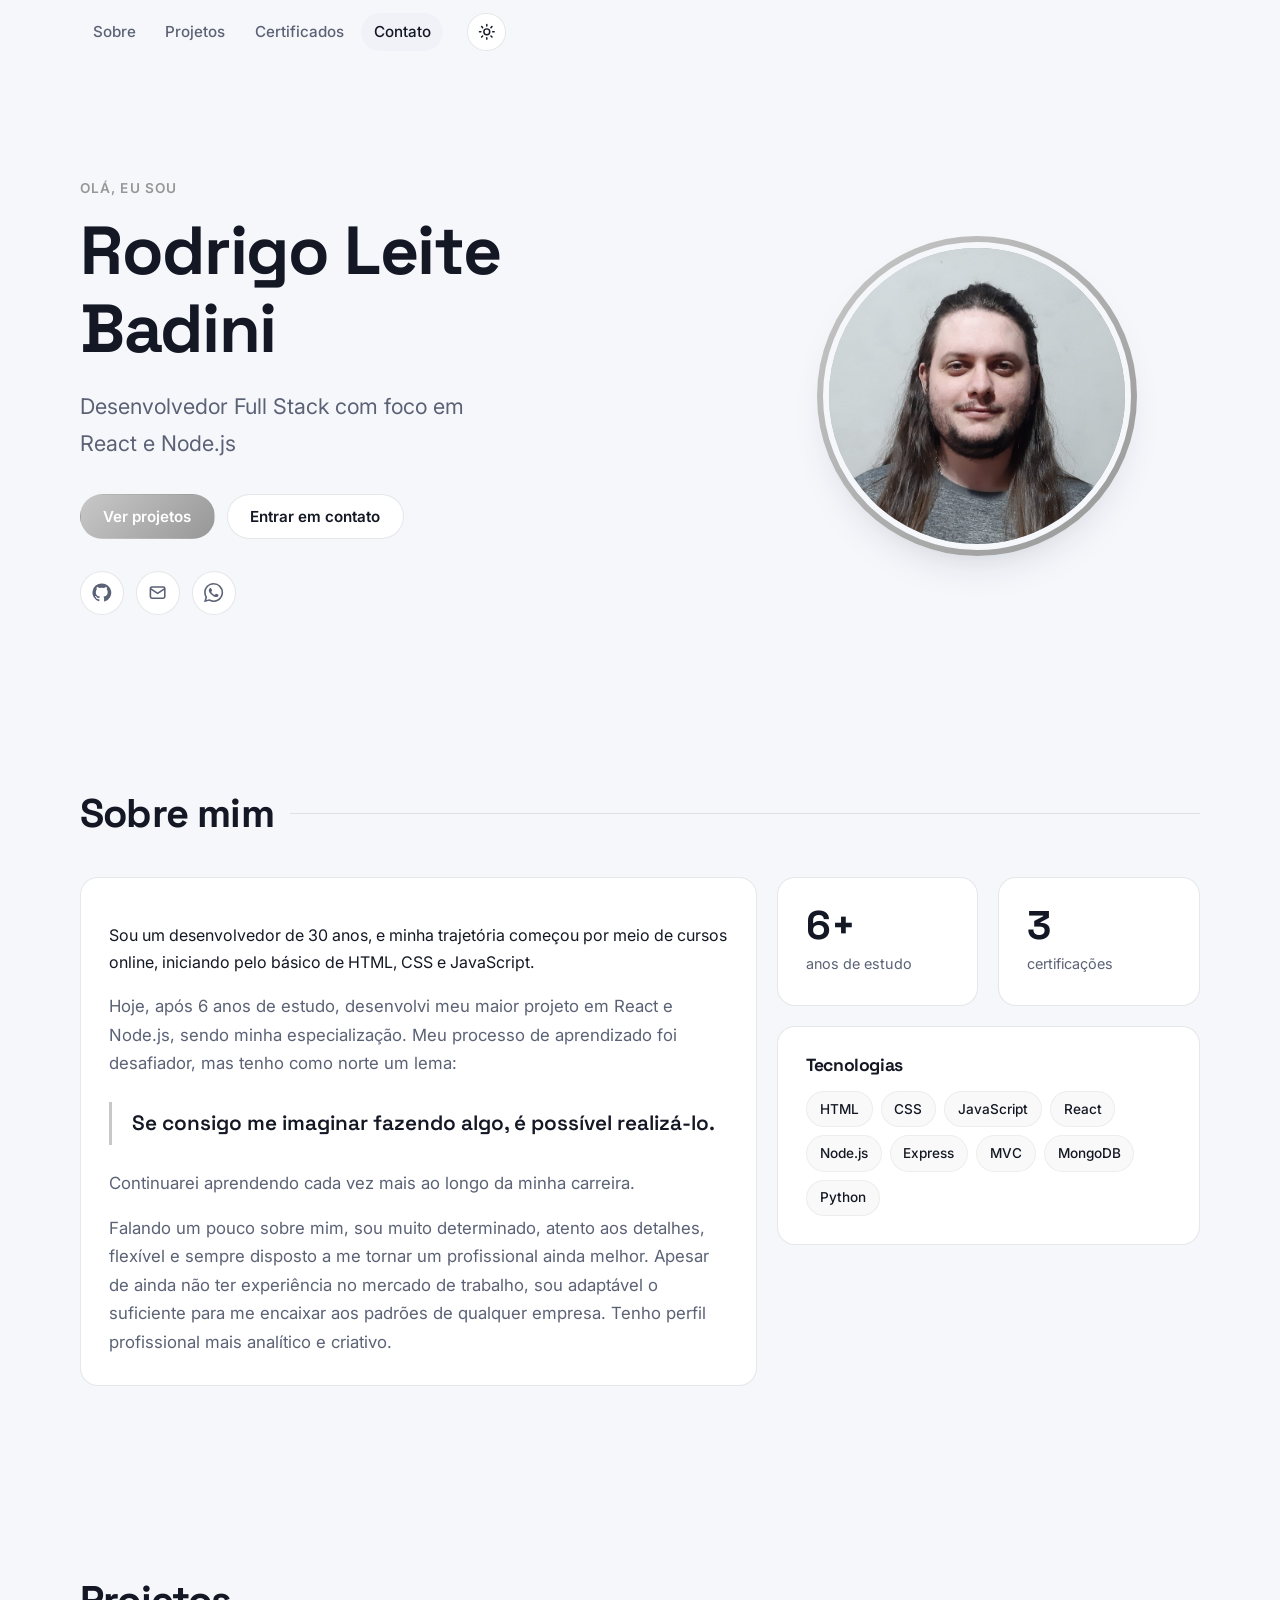
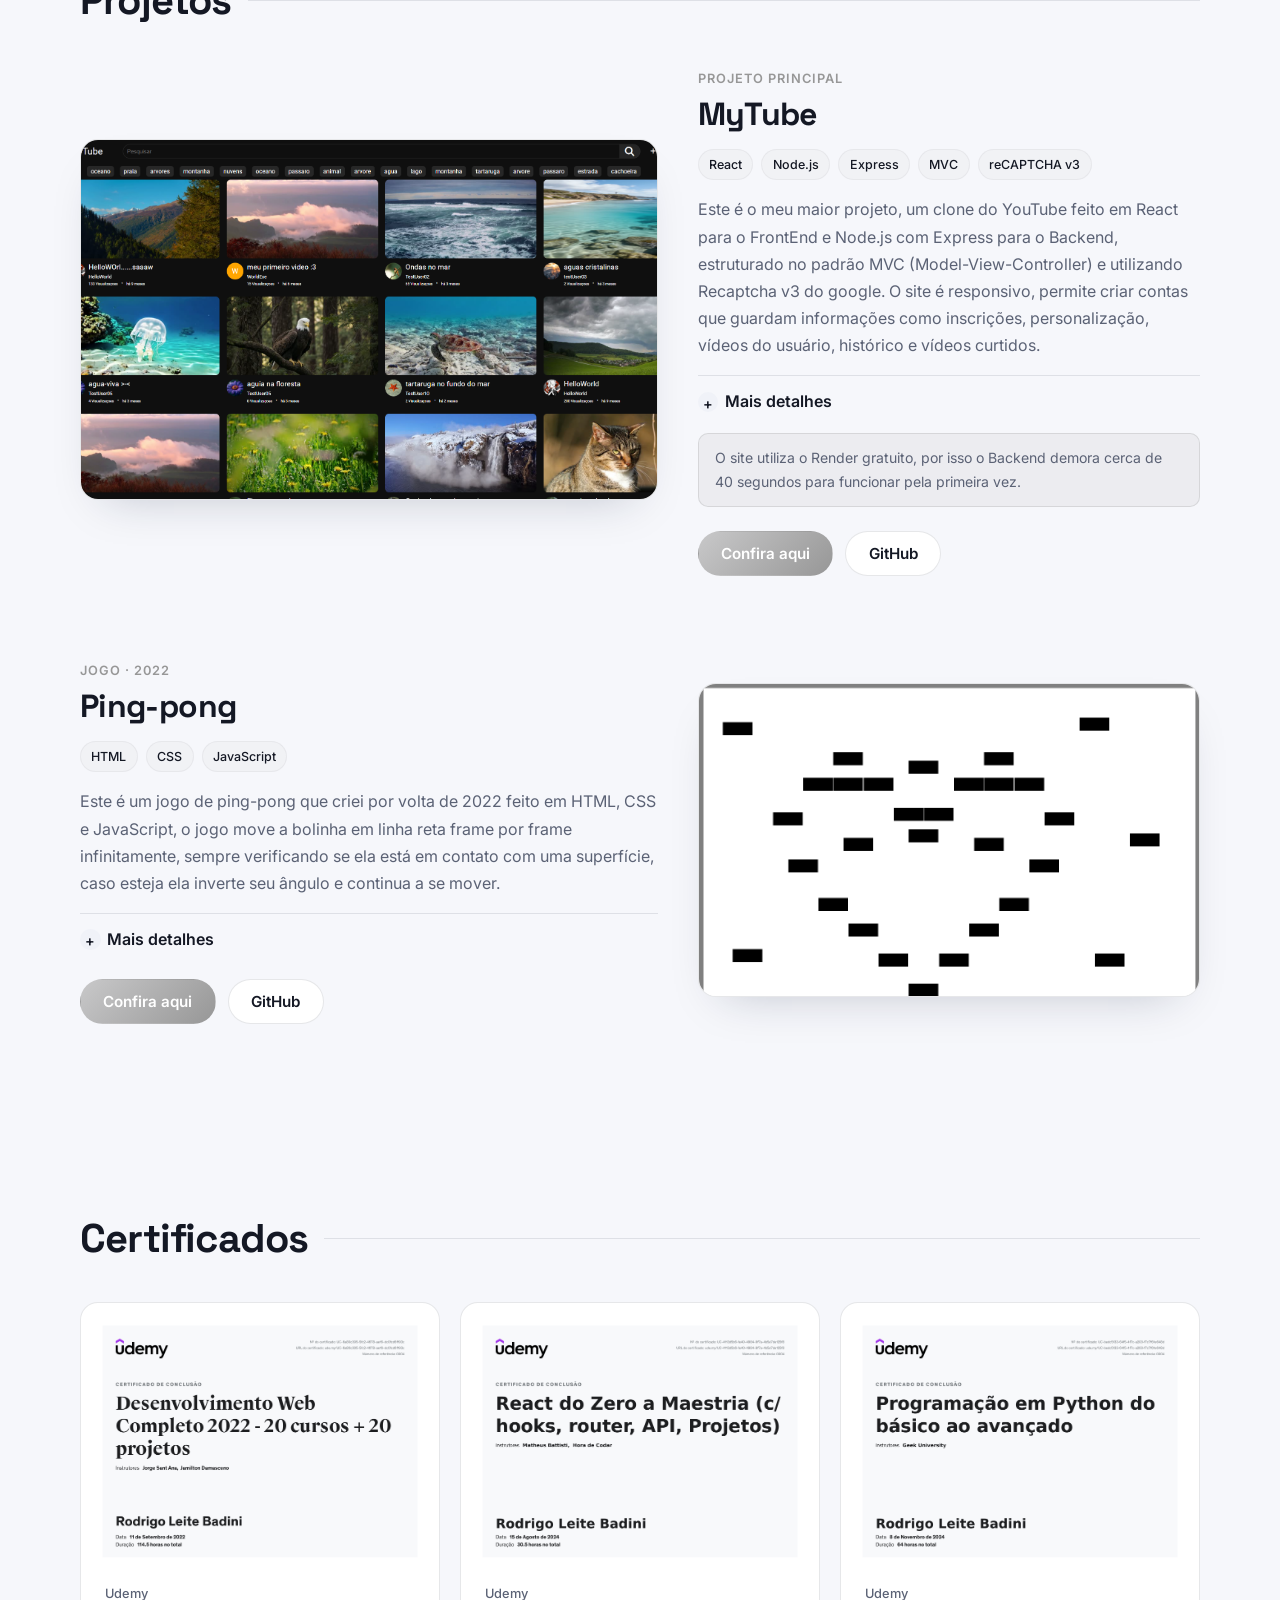
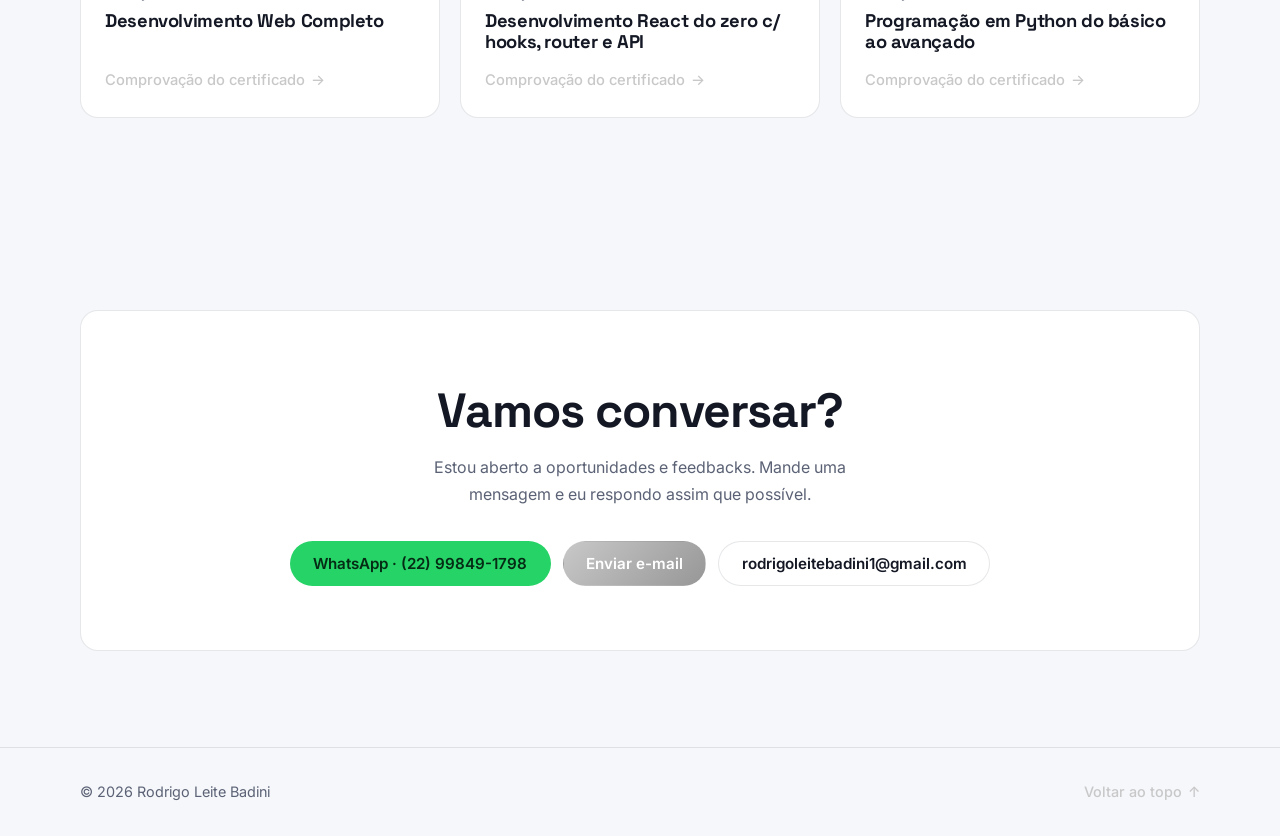
<file: index.html>
<!doctype html>
<html lang="pt-BR">
  <head>
    <meta charset="UTF-8" />
    <meta name="viewport" content="width=device-width, initial-scale=1" />
    <title>Rodrigo Leite Badini · Desenvolvedor</title>
    <meta
      name="description"
      content="Portfólio de Rodrigo Leite Badini, desenvolvedor focado em React e Node.js."
    />
    <meta name="theme-color" content="#0b0d12" />
    <link rel="preconnect" href="https://fonts.googleapis.com" />
    <link rel="preconnect" href="https://fonts.gstatic.com" crossorigin />
    <link
      rel="stylesheet"
      href="https://fonts.googleapis.com/css2?family=Inter:wght@400;500;600&family=Space+Grotesk:wght@500;600;700&display=swap"
    />
    <link rel="stylesheet" href="./styles.css" />
    <script>
      document.documentElement.classList.add("js");
      try {
        const saved = localStorage.getItem("theme");
        if (saved) document.documentElement.dataset.theme = saved;
      } catch (e) {}
    </script>
    <script src="./scripts.js" defer></script>
  </head>
  <body>
    <header class="nav">
      <div class="nav-inner">
        
        <nav class="nav-links" aria-label="Navegação principal">
          <a href="#sobre">Sobre</a>
          <a href="#projetos">Projetos</a>
          <a href="#certificados">Certificados</a>
          <a href="#contato">Contato</a>
        </nav>
        <button
          class="theme-toggle"
          type="button"
          aria-label="Alternar tema claro/escuro"
        >
          <svg class="icon-sun" viewBox="0 0 24 24" aria-hidden="true">
            <circle cx="12" cy="12" r="4" />
            <path
              d="M12 2v2M12 20v2M4.9 4.9l1.4 1.4M17.7 17.7l1.4 1.4M2 12h2M20 12h2M4.9 19.1l1.4-1.4M17.7 6.3l1.4-1.4"
            />
          </svg>
          <svg class="icon-moon" viewBox="0 0 24 24" aria-hidden="true">
            <path d="M21 12.8A9 9 0 1 1 11.2 3a7 7 0 0 0 9.8 9.8z" />
          </svg>
        </button>
      </div>
    </header>

    <main id="topo">
      <section class="hero">
        <div class="hero-glow" aria-hidden="true"></div>
        <div class="container hero-inner">
          <div class="hero-text reveal">
            <p class="eyebrow">Olá, eu sou</p>
            <h1>Rodrigo Leite Badini</h1>
            <p class="hero-role">
              Desenvolvedor Full Stack com
              foco em React e Node.js
            </p>
            <div class="hero-actions">
              <a href="#projetos" class="btn btn-primary">Ver projetos</a>
              <a href="#contato" class="btn btn-ghost">Entrar em contato</a>
            </div>
            <ul class="socials">
              <li>
                <a
                  href="https://github.com/World-exe-cute"
                  target="_blank"
                  rel="noopener"
                  aria-label="GitHub"
                >
                  <svg viewBox="0 0 24 24" aria-hidden="true">
                    <path
                      d="M12 .5a11.5 11.5 0 0 0-3.6 22.4c.6.1.8-.3.8-.6v-2c-3.2.7-3.9-1.5-3.9-1.5-.5-1.3-1.3-1.7-1.3-1.7-1-.7.1-.7.1-.7 1.2.1 1.8 1.2 1.8 1.2 1 1.8 2.8 1.3 3.5 1 .1-.8.4-1.3.7-1.6-2.6-.3-5.3-1.3-5.3-5.7 0-1.3.5-2.3 1.2-3.1-.1-.3-.5-1.5.1-3.1 0 0 1-.3 3.2 1.2a11 11 0 0 1 5.8 0c2.2-1.5 3.2-1.2 3.2-1.2.6 1.6.2 2.8.1 3.1.8.8 1.2 1.9 1.2 3.1 0 4.4-2.7 5.4-5.3 5.7.4.4.8 1.1.8 2.2v3.2c0 .3.2.7.8.6A11.5 11.5 0 0 0 12 .5z"
                    />
                  </svg>
                </a>
              </li>
              <li>
                <a
                  href="mailto:rodrigoleitebadini1@gmail.com"
                  aria-label="E-mail"
                >
                  <svg class="icon-stroke" viewBox="0 0 24 24" aria-hidden="true">
                    <rect x="3" y="5" width="18" height="14" rx="2" />
                    <path d="m3 7 9 6 9-6" />
                  </svg>
                </a>
              </li>
              <li>
                <a
                  href="https://wa.me/5522998491798"
                  target="_blank"
                  rel="noopener"
                  aria-label="WhatsApp"
                >
                  <svg viewBox="0 0 24 24" aria-hidden="true">
                    <path
                      d="M17.47 14.38c-.3-.15-1.76-.87-2.03-.97-.27-.1-.47-.15-.67.15-.2.3-.77.97-.94 1.16-.17.2-.35.22-.64.08-.3-.15-1.26-.46-2.39-1.48-.88-.79-1.48-1.76-1.65-2.06-.17-.3-.02-.46.13-.6.13-.14.3-.35.45-.52.15-.18.2-.3.3-.5.1-.2.05-.37-.03-.52-.07-.15-.67-1.61-.92-2.2-.24-.58-.49-.5-.67-.51h-.57c-.2 0-.52.07-.79.37-.27.3-1.04 1.02-1.04 2.48s1.07 2.88 1.21 3.07c.15.2 2.1 3.2 5.08 4.49.71.3 1.26.49 1.7.62.71.23 1.36.2 1.87.12.57-.08 1.76-.72 2-1.41.25-.7.25-1.29.18-1.41-.08-.13-.28-.2-.57-.35m-5.42 7.4h-.01a9.87 9.87 0 0 1-5.03-1.38l-.36-.21-3.74.98 1-3.65-.24-.37a9.86 9.86 0 0 1-1.51-5.26c0-5.45 4.44-9.88 9.89-9.88 2.64 0 5.12 1.03 6.99 2.9a9.83 9.83 0 0 1 2.89 6.99c0 5.45-4.44 9.88-9.88 9.88m8.41-18.3A11.82 11.82 0 0 0 12.05 0C5.5 0 .16 5.34.16 11.89c0 2.1.55 4.14 1.59 5.95L.06 24l6.3-1.65a11.88 11.88 0 0 0 5.69 1.45c6.55 0 11.89-5.34 11.89-11.89a11.82 11.82 0 0 0-3.48-8.41z"
                    />
                  </svg>
                </a>
              </li>
            </ul>
          </div>
          <div class="hero-photo reveal">
            <img
              src="./img/foto de perfil.jpeg"
              alt="Foto de Rodrigo Leite Badini"
              width="320"
              height="320"
            />
          </div>
        </div>
      </section>

      <section id="sobre" class="section">
        <div class="container">
          <div class="section-head reveal">
            
            <h2>Sobre mim</h2>
          </div>
          <div class="about-grid">
            <div class="card about-text reveal">
        <p></p>      
                Sou um desenvolvedor de 30 anos, e minha trajetória começou por
                meio de cursos online, iniciando pelo básico de HTML, CSS e
                JavaScript.
              </p>
              <p>
                Hoje, após 6 anos de estudo, desenvolvi meu maior projeto em
                React e Node.js, sendo minha especialização. Meu processo de
                aprendizado foi desafiador, mas tenho como norte um lema:
              </p>
              <blockquote>
                Se consigo me imaginar fazendo algo, é possível realizá-lo.
              </blockquote>
              <p>
                Continuarei aprendendo cada vez mais ao longo da minha carreira.
              </p>
              <p>
                Falando um pouco sobre mim, sou muito determinado, atento aos
                detalhes, flexível e sempre disposto a me tornar um profissional
                ainda melhor. Apesar de ainda não ter experiência no mercado de
                trabalho, sou adaptável o suficiente para me encaixar aos padrões
                de qualquer empresa. Tenho perfil profissional mais analítico e
                criativo.
              </p>
            </div>
            <aside class="about-side">
              <div class="card stat reveal">
                <strong>6+</strong>
                <span>anos de estudo</span>
              </div>
              <div class="card stat reveal">
                <strong>3</strong>
                <span>certificações</span>
              </div>
              <div class="card reveal">
                <h3 class="card-title">Tecnologias</h3>
                <ul class="chips">
                  <li>HTML</li>
                  <li>CSS</li>
                  <li>JavaScript</li>
                  <li>React</li>
                  <li>Node.js</li>
                  <li>Express</li>
                  <li>MVC</li>
                  <li>MongoDB</li>
                  <li>Python</li>
                </ul>
              </div>
            </aside>
          </div>
        </div>
      </section>

      <section id="projetos" class="section">
        <div class="container">
          <div class="section-head reveal">
            
            <h2>Projetos</h2>
          </div>

          <article class="project reveal">
            <a href="/MyTube" class="project-media">
              <img
                src="./img/MyTube.png"
                alt="Captura de tela do MyTube"
                loading="lazy"
              />
            </a>
            <div class="project-body">
              <span class="project-label">Projeto principal</span>
              <h3>MyTube</h3>
              <ul class="chips chips-sm">
                <li>React</li>
                <li>Node.js</li>
                <li>Express</li>
                <li>MVC</li>
                <li>reCAPTCHA v3</li>
              </ul>
              <p>
                Este é o meu maior projeto, um clone do YouTube feito em React
                para o FrontEnd e Node.js com Express para o Backend, estruturado
                no padrão MVC (Model-View-Controller) e utilizando Recaptcha v3
                do google. O site é responsivo, permite criar contas
                que guardam informações como inscrições, personalização, vídeos
                do usuário, histórico e vídeos curtidos.
              </p>
              <details>
                <summary>Mais detalhes</summary>
                <p>
                  Os vídeos que aparecem no feed são buscados através de
                  relevância com as tags do usuário ou tags padrões, caso esteja
                  deslogado. Os vídeos também têm informações guardadas no banco
                  de dados como likes, visualizações, descrições e comentários que
                  por sua vez também guardam informações.
                </p>
                <p>
                  As contas têm acesso à página de gerenciamento de canais quando
                  estão logadas, onde podem verificar todos os vídeos e suas
                  informações, análises gráficas do último vídeo, comentários de
                  todos os vídeos, personalização de canal e informações.
                </p>
                <p>
                  Por fim, gostaria de pedir para que deixe um
                  <a href="/MyTube/feedback">feedback</a>, caso se sinta
                  confortável e/ou encontre bugs no site. Mais informações na
                  <a href="/PrivacyPolicy">política de privacidade</a>.
                </p>
              </details>
              <p class="note">
                O site utiliza o Render gratuito, por isso o Backend demora cerca
                de 40 segundos para funcionar pela primeira vez.
              </p>
              <div class="project-actions">
                <a href="/MyTube" class="btn btn-primary">Confira aqui</a>
                <a
                  href="https://github.com/World-exe-cute/Projeto-MyTube.git"
                  class="btn btn-ghost"
                  target="_blank"
                  rel="noopener"
                  >GitHub</a
                >
              </div>
            </div>
          </article>

          <article class="project project-reverse reveal">
            <a href="/projects/PingPong/game.html" class="project-media">
              <img
                src="./img/ping-pong.png"
                alt="Captura de tela do jogo Ping-pong"
                loading="lazy"
              />
            </a>
            <div class="project-body">
              <span class="project-label">Jogo · 2022</span>
              <h3>Ping-pong</h3>
              <ul class="chips chips-sm">
                <li>HTML</li>
                <li>CSS</li>
                <li>JavaScript</li>
              </ul>
              <p>
                Este é um jogo de ping-pong que criei por volta de 2022 feito em
                HTML, CSS e JavaScript, o jogo move a bolinha em linha reta frame
                por frame infinitamente, sempre verificando se ela está em
                contato com uma superfície, caso esteja ela inverte seu ângulo e
                continua a se mover.
              </p>
              <details>
                <summary>Mais detalhes</summary>
                <p>
                  O jogo detecta superfície nos retângulos e paredes, e a barra
                  movida pelo jogador sempre segue o mouse e tem duas
                  extremidades: direita e esquerda, fazendo o ângulo da bolinha
                  ir preferencialmente para a direção dessa extremidade. O jogo
                  acaba quando a bolinha cruza a linha vermelha ou quando todos os
                  blocos somem, sendo honesto só consegui vencer o jogo uma vez.
                </p>
              </details>
              <div class="project-actions">
                <a href="/projects/PingPong/game" class="btn btn-primary"
                  >Confira aqui</a
                >
                <a
                  href="https://github.com/World-exe-cute/Portifolio.git"
                  class="btn btn-ghost"
                  target="_blank"
                  rel="noopener"
                  >GitHub</a
                >
              </div>
            </div>
          </article>
        </div>
      </section>

      <section id="certificados" class="section">
        <div class="container">
          <div class="section-head reveal">
            
            <h2>Certificados</h2>
          </div>
          <div class="cert-grid">
            <article class="card cert reveal">
              <button
                class="cert-thumb"
                type="button"
                data-src="./img/Certificado desenvolvimento frontEnt UDEMY.jpg"
                data-title="Desenvolvimento Web Completo"
              >
                <img
                  src="./img/Certificado desenvolvimento frontEnt UDEMY.jpg"
                  alt="Certificado Desenvolvimento Web Completo"
                  loading="lazy"
                />
                <span>Ver certificado</span>
              </button>
              <span class="cert-issuer">Udemy</span>
              <h3>Desenvolvimento Web Completo</h3>
              <a
                href="https://ude.my/UC-6a80c305-5fc2-4678-ae16-dc0fcd6f193c"
                target="_blank"
                rel="noopener"
                class="link-arrow"
                >Comprovação do certificado</a
              >
            </article>

            <article class="card cert reveal">
              <button
                class="cert-thumb"
                type="button"
                data-src="./img/certificado React UDEMY.jpg"
                data-title="Desenvolvimento React do zero c/ hooks, router e API"
              >
                <img
                  src="./img/certificado React UDEMY.jpg"
                  alt="Certificado Desenvolvimento React"
                  loading="lazy"
                />
                <span>Ver certificado</span>
              </button>
              <span class="cert-issuer">Udemy</span>
              <h3>Desenvolvimento React do zero c/ hooks, router e API</h3>
              <a
                href="https://ude.my/UC-4113d5b6-fe40-4984-9f7a-4b5e7de125f8"
                target="_blank"
                rel="noopener"
                class="link-arrow"
                >Comprovação do certificado</a
              >
            </article>

            <article class="card cert reveal">
              <button
                class="cert-thumb"
                type="button"
                data-src="./img/Certificado Python UDEMY.jpg"
                data-title="Programação em Python do básico ao avançado"
              >
                <img
                  src="./img/Certificado Python UDEMY.jpg"
                  alt="Certificado Programação em Python"
                  loading="lazy"
                />
                <span>Ver certificado</span>
              </button>
              <span class="cert-issuer">Udemy</span>
              <h3>Programação em Python do básico ao avançado</h3>
              <a
                href="https://ude.my/UC-bedc5133-64f5-4f7c-a203-f7c7f61e648d"
                target="_blank"
                rel="noopener"
                class="link-arrow"
                >Comprovação do certificado</a
              >
            </article>
          </div>
        </div>
      </section>

      <section id="contato" class="section">
        <div class="container">
          <div class="card contact reveal">
            <h2>Vamos conversar?</h2>
            <p>
              Estou aberto a oportunidades e feedbacks. Mande uma mensagem e eu
              respondo assim que possível.
            </p>
            <div class="contact-actions">
              <a
                href="https://wa.me/5522998491798"
                target="_blank"
                rel="noopener"
                class="btn btn-whatsapp"
                >WhatsApp · (22) 99849-1798</a
              >
              <a
                href="https://mail.google.com/mail/?view=cm&fs=1&to=rodrigoleitebadini1@gmail.com&su=Contato%20pelo%20portfólio"
                target="_blank"
                rel="noopener"
                class="btn btn-primary"
                >Enviar e-mail</a
              >
              <button class="btn btn-ghost copy-email" type="button">
                <span>rodrigoleitebadini1@gmail.com</span>
              </button>
            </div>
          </div>
        </div>
      </section>
    </main>

    <footer class="footer">
      <div class="container footer-inner">
        <p>© <span class="year"></span> Rodrigo Leite Badini</p>
        <a href="#topo" class="link-arrow link-up">Voltar ao topo</a>
      </div>
    </footer>

    <dialog class="lightbox" aria-label="Certificado">
      <button class="lightbox-close" type="button" aria-label="Fechar">
        ×
      </button>
      <img alt="" />
      <p class="lightbox-title"></p>
    </dialog>
  </body>
</html>
</file>
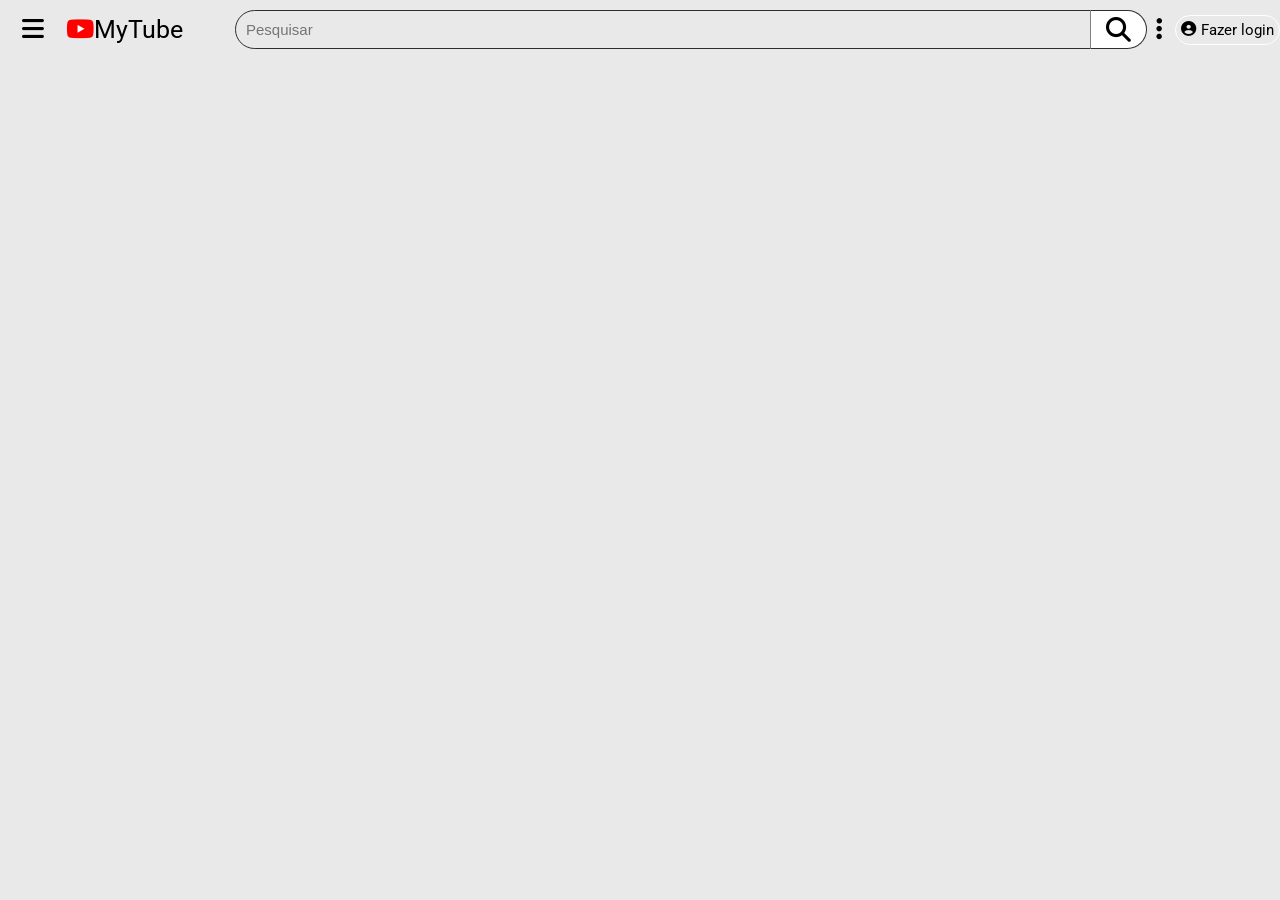
<file: MyTube/index.html>
<!doctype html><html lang="en"><head><meta charset="utf-8"/><link rel="icon" href="/MyTube/favicon.ico"/><meta name="viewport" content="width=device-width,initial-scale=1"/><meta name="theme-color" content="#000000"/><meta name="description" content="Web site created using create-react-app"/><link rel="apple-touch-icon" href="/MyTube/logo192.png"/><link rel="manifest" href="/MyTube/manifest.json"/><link rel="stylesheet" href="https://cdnjs.cloudflare.com/ajax/libs/font-awesome/6.5.1/css/all.min.css"/><link href="https://fonts.googleapis.com/css2?family=Roboto:wght@400;500;700&display=swap" rel="stylesheet"/><title>MyTube</title><script defer="defer" src="/MyTube/static/js/main.144a614e.js"></script><link href="/MyTube/static/css/main.0ceb6658.css" rel="stylesheet"></head><body id="body"><div id="root"></div></body></html>
</file>
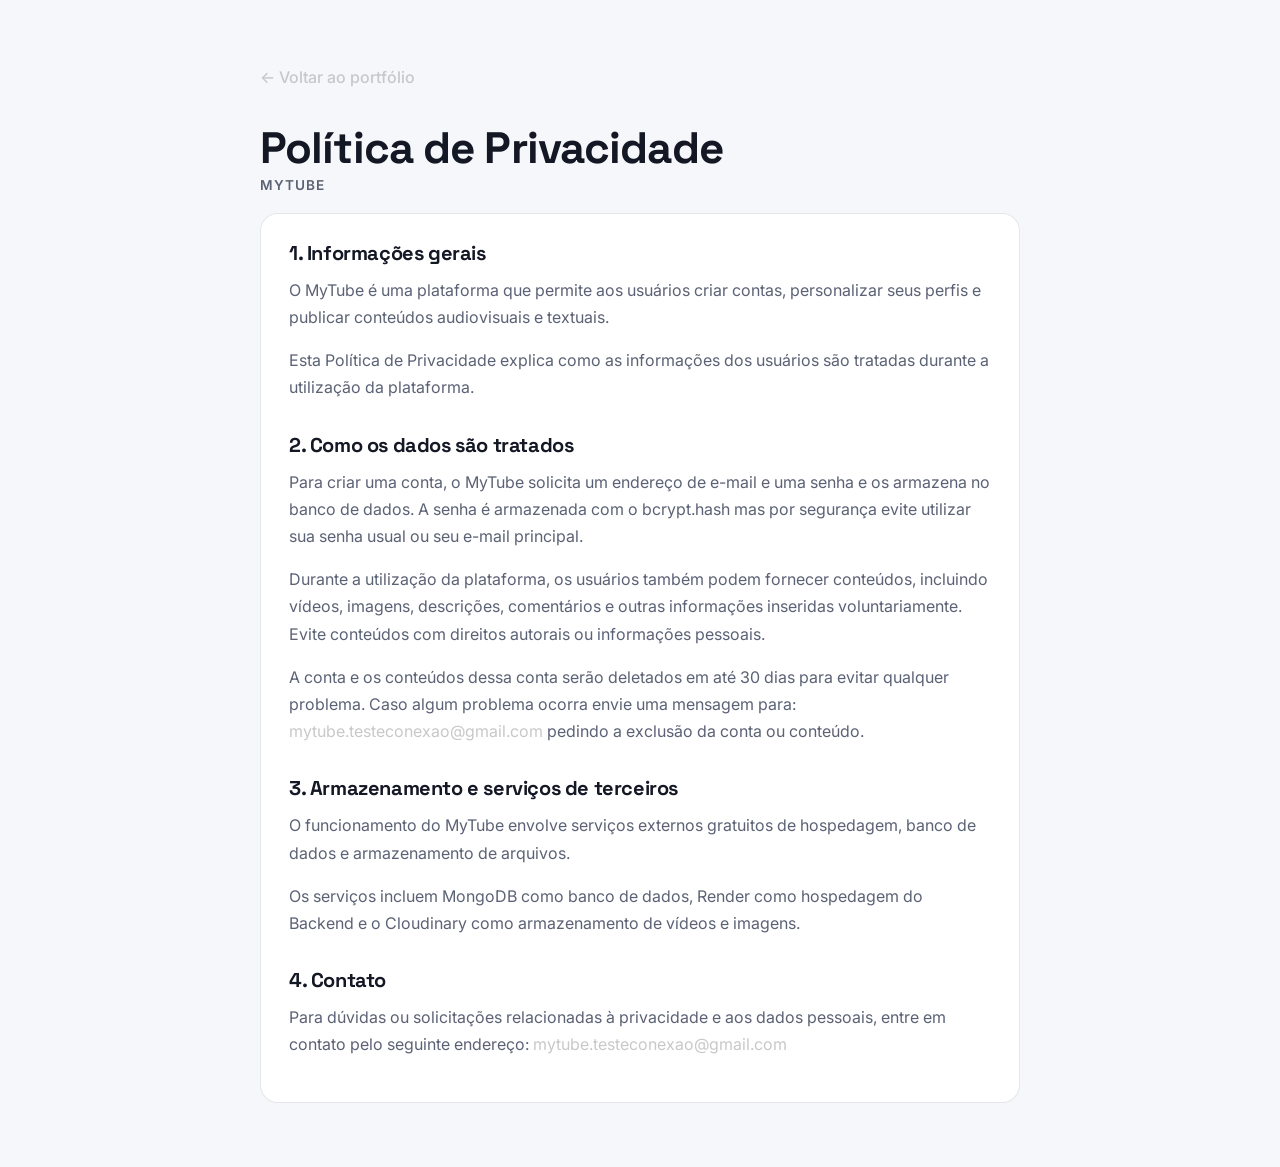
<file: PrivacyPolicy.html>
<!doctype html>
<html lang="pt-BR">
  <head>
    <meta charset="UTF-8" />
    <meta name="viewport" content="width=device-width, initial-scale=1.0" />
    <title>Política de Privacidade · MyTube</title>
    <link rel="preconnect" href="https://fonts.googleapis.com" />
    <link rel="preconnect" href="https://fonts.gstatic.com" crossorigin />
    <link
      rel="stylesheet"
      href="https://fonts.googleapis.com/css2?family=Inter:wght@400;500;600&family=Space+Grotesk:wght@500;600;700&display=swap"
    />
    <link rel="stylesheet" href="./styles.css" />
    <link rel="stylesheet" href="./PrivacyPolicy.css" />
    <script>
      try {
        const saved = localStorage.getItem("theme");
        if (saved) document.documentElement.dataset.theme = saved;
      } catch (e) {}
    </script>
  </head>
  <body>
    <main class="container policy">
      <a href="/" class="policy-back">← Voltar ao portfólio</a>
      <h1>Política de Privacidade</h1>
      <p class="policy-sub">MyTube</p>
      <div class="card">
        <h2>1. Informações gerais</h2>
        <p>
          O MyTube é uma plataforma que permite aos usuários criar contas,
          personalizar seus perfis e publicar conteúdos audiovisuais e textuais.
        </p>
        <p>
          Esta Política de Privacidade explica como as informações dos usuários
          são tratadas durante a utilização da plataforma.
        </p>
        <h2>2. Como os dados são tratados</h2>
        <p>
          Para criar uma conta, o MyTube solicita um endereço de e-mail e uma
          senha e os armazena no banco de dados. A senha é armazenada com o
          bcrypt.hash mas por segurança evite utilizar sua senha usual ou seu
          e-mail principal.
        </p>
        <p>
          Durante a utilização da plataforma, os usuários também podem fornecer
          conteúdos, incluindo vídeos, imagens, descrições, comentários e outras
          informações inseridas voluntariamente. Evite conteúdos com direitos
          autorais ou informações pessoais.
        </p>
        <p>
          A conta e os conteúdos dessa conta serão deletados em até 30 dias para
          evitar qualquer problema. Caso algum problema ocorra envie uma
          mensagem para:
          <a href="mailto:mytube.testeconexao@gmail.com"
            >mytube.testeconexao@gmail.com</a
          >
          pedindo a exclusão da conta ou conteúdo.
        </p>
        <h2>3. Armazenamento e serviços de terceiros</h2>
        <p>
          O funcionamento do MyTube envolve serviços externos gratuitos de
          hospedagem, banco de dados e armazenamento de arquivos.
        </p>
        <p>
          Os serviços incluem MongoDB como banco de dados, Render como
          hospedagem do Backend e o Cloudinary como armazenamento de vídeos e
          imagens.
        </p>
        <h2>4. Contato</h2>
        <p>
          Para dúvidas ou solicitações relacionadas à privacidade e aos dados
          pessoais, entre em contato pelo seguinte endereço:
          <a href="mailto:mytube.testeconexao@gmail.com"
            >mytube.testeconexao@gmail.com</a
          >
        </p>
      </div>
    </main>
  </body>
</html>
</file>
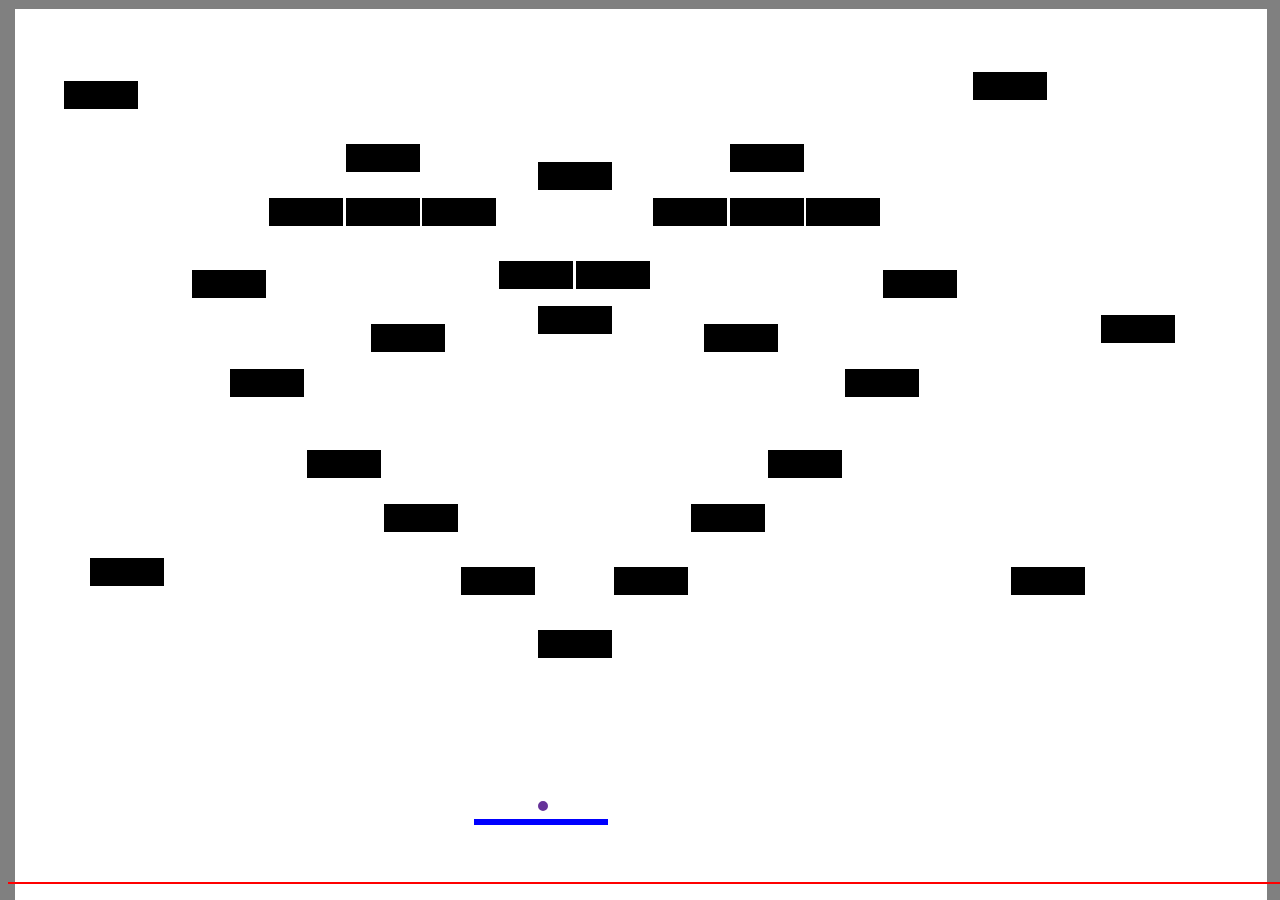
<file: projects/PingPong/game.html>
<html onclick="MoveBar()">
  <head>
    <title>PongGame</title>
    <meta charset="UTF-8" />
    <link rel="stylesheet" type="text/css" href="./Game.css" />
    <link
      rel="stylesheet"
      href="https://cdnjs.cloudflare.com/ajax/libs/font-awesome/6.7.2/css/all.min.css"
    />
    <script src="./Game.js"></script>
  </head>
  <body>
    <div id="Blocos">
      <!--Blocos numerados com EixoY e EixoX para minimizar codigo JS-->
      <!--Sao usados o ID e a Class Bnum/num-->
      <div id="Block33/15" class="Block A1 B29/20"></div>
      <div id="Block12/5" class="Block A2 B8/10"></div>
      <div id="Block25/27" class="Block A3 B21/32"></div>
      <div id="Block65/7" class="Block A4 B61/12"></div>
      <div id="Block32/39" class="Block A5 B29/44"></div>
      <div id="Block32/45" class="Block A6 B29/50"></div>
      <div id="Block66/79" class="Block A7 B62/84"></div>
      <div id="Block39/55" class="Block A8 B35/60"></div>
      <div id="Block39/29" class="Block A9 B35/34"></div>
      <div id="Block33/69" class="Block A10 B29/74"></div>
      <div id="Block44/18" class="Block A11 B40/23"></div>
      <div id="Block53/24" class="Block A12 B49/29"></div>
      <div id="Block59/30" class="Block A13 B55/35"></div>
      <div id="Block66/36" class="Block A14 B62/41"></div>
      <div id="Block73/42" class="Block A15 B69/47"></div>
      <div id="Block66/48" class="Block A16 B62/53"></div>
      <div id="Block59/54" class="Block A17 B55/59"></div>
      <div id="Block53/60" class="Block A18 B49/65"></div>
      <div id="Block44/66" class="Block A19 B40/71"></div>
      <div id="Block25/21" class="Block A20 B21/26"></div>
      <div id="Block38/86" class="Block A21 B34/91"></div>
      <div id="Block25/33" class="Block A22 B21/38"></div>
      <div id="Block37/42" class="Block A23 B33/47"></div>
      <div id="Block11/76" class="Block A24 B7/81"></div>
      <div id="Block25/51" class="Block A25 B21/56"></div>
      <div id="Block25/57" class="Block A26 B21/61"></div>
      <div id="Block25/63" class="Block A27 B21/68"></div>
      <div id="Block19/27" class="Block A28 B15/32"></div>
      <div id="Block21/42" class="Block A29 B17/47"></div>
      <div id="Block19/57" class="Block A30 B15/62"></div>
    </div>
    <div id="Paredes">
      <div id="ParedeEsq" class="ParedeEsq"></div>
      <div id="ParedeDir" class="ParedeDir"></div>
      <div id="ParedeTeto" class="ParedeTeto"></div>
    </div>
    <div id="Ball" class="Ball HitBoxEsq HitBoxDir"></div>
    <div id="BarraEsq" class="BarraEsq HitBoxEsq"></div>
    <div id="BarraDir" class="BarraDir HitBoxDir"></div>
    <div id="DeadZone" class="DeadZone"></div>
    <div class="buttonMobile">
      <div
        class="buttonLeft"
        onpointerdown="MoveBarLeft()"
        onpointerup="StopBarMove()"
        onpointerleave="StopBarMove()"
        onpointercancel="StopBarMove()"
      >
        <i class="fa-solid fa-caret-left"></i>
      </div>
      <div
        class="buttonRight"
        onpointerdown="MoveBarRight()"
        onpointerup="StopBarMove()"
        onpointerleave="StopBarMove()"
        onpointercancel="StopBarMove()"
      >
        <i class="fa-solid fa-caret-right"></i>
      </div>
    </div>
  </body>
</html>
</file>
<file: styles.css>
:root {
  --bg: #0b0d12;
  --bg-elev: #12151c;
  --surface: rgba(255, 255, 255, 0.04);
  --surface-hover: rgba(255, 255, 255, 0.07);
  --border: rgba(255, 255, 255, 0.09);
  --text: #e8eaf0;
  --text-muted: #9aa1b1;
  --accent: #a5a5a8;
  --accent-2: #757575;
  --accent-contrast: #0b0d12;
  --nav-bg: rgba(11, 13, 18, 0.7);
  --shadow: 0 20px 50px -20px rgba(0, 0, 0, 0.6);
  --radius: 18px;
  --radius-sm: 10px;
  --font-body: "Inter", system-ui, -apple-system, "Segoe UI", sans-serif;
  --font-display: "Space Grotesk", var(--font-body);
  color-scheme: dark;
}

@media (prefers-color-scheme: light) {
  :root:not([data-theme="dark"]) {
    --bg: #f6f7fb;
    --bg-elev: #ffffff;
    --surface: #ffffff;
    --surface-hover: #f0f2f8;
    --border: rgba(15, 20, 40, 0.1);
    --text: #141824;
    --text-muted: #5b6275;
    --accent: #c8c8c9;
    --accent-2: #979797;
    --accent-contrast: #ffffff;
    --nav-bg: rgba(246, 247, 251, 0.75);
    --shadow: 0 20px 45px -25px rgba(20, 30, 60, 0.25);
    color-scheme: light;
  }
}

:root[data-theme="light"] {
  --bg: #f6f7fb;
  --bg-elev: #ffffff;
  --surface: #ffffff;
  --surface-hover: #f0f2f8;
  --border: rgba(15, 20, 40, 0.1);
  --text: #141824;
  --text-muted: #5b6275;
  --accent: #a5a5a8;
  --accent-2: #757575;
  --accent-contrast: #ffffff;
  --nav-bg: rgba(246, 247, 251, 0.75);
  --shadow: 0 20px 45px -25px rgba(20, 30, 60, 0.25);
  color-scheme: light;
}

*,
*::before,
*::after {
  box-sizing: border-box;
}

html {
  scroll-behavior: smooth;
  scroll-padding-top: 5rem;
}

body {
  margin: 0;
  background: var(--bg);
  color: var(--text);
  font-family: var(--font-body);
  font-size: 1rem;
  line-height: 1.7;
  -webkit-font-smoothing: antialiased;
  overflow-x: hidden;
}

img {
  max-width: 100%;
  display: block;
}

a {
  color: var(--accent);
  text-decoration: none;
}

a:hover {
  text-decoration: underline;
  text-underline-offset: 3px;
}

h1,
h2,
h3 {
  font-family: var(--font-display);
  line-height: 1.15;
  margin: 0;
  letter-spacing: -0.02em;
}

:focus-visible {
  outline: 2px solid var(--accent);
  outline-offset: 3px;
  border-radius: 6px;
}

.container {
  width: min(1120px, 100% - 2rem);
  margin-inline: auto;
}

.gradient-text {
  background: linear-gradient(90deg, var(--accent), var(--accent-2));
  -webkit-background-clip: text;
  background-clip: text;
  color: transparent;
}

/* Navegação */
.nav {
  position: sticky;
  top: 0;
  z-index: 40;
  background: var(--nav-bg);
  backdrop-filter: blur(14px);
  -webkit-backdrop-filter: blur(14px);
  border-bottom: 1px solid transparent;
  transition: border-color 0.3s;
}

.nav.scrolled {
  border-bottom-color: var(--border);
}

.nav-inner {
  width: min(1120px, 100% - 2rem);
  margin-inline: auto;
  height: 4rem;
  display: flex;
  align-items: center;
  gap: 1.5rem;
}

.nav-brand {
  font-family: var(--font-display);
  font-weight: 700;
  font-size: 1.35rem;
  color: var(--text);
  margin-right: auto;
}

.nav-brand span {
  color: var(--accent);
}

.nav-brand:hover {
  text-decoration: none;
}

.nav-links {
  display: flex;
  gap: 0.25rem;
}

.nav-links a {
  color: var(--text-muted);
  font-size: 0.95rem;
  font-weight: 500;
  padding: 0.4rem 0.8rem;
  border-radius: 999px;
  transition:
    color 0.2s,
    background 0.2s;
}

.nav-links a:hover,
.nav-links a.active {
  color: var(--text);
  background: var(--surface-hover);
  text-decoration: none;
}

.theme-toggle {
  display: grid;
  place-items: center;
  width: 2.4rem;
  height: 2.4rem;
  border-radius: 50%;
  border: 1px solid var(--border);
  background: var(--surface);
  color: var(--text);
  cursor: pointer;
  transition: background 0.2s;
}

.theme-toggle:hover {
  background: var(--surface-hover);
}

.theme-toggle svg {
  width: 1.1rem;
  height: 1.1rem;
  fill: none;
  stroke: currentColor;
  stroke-width: 2;
  stroke-linecap: round;
  stroke-linejoin: round;
}

.icon-sun {
  display: none;
}

:root[data-theme="light"] .icon-sun {
  display: block;
}

:root[data-theme="light"] .icon-moon {
  display: none;
}

@media (prefers-color-scheme: light) {
  :root:not([data-theme="dark"]) .icon-sun {
    display: block;
  }

  :root:not([data-theme="dark"]) .icon-moon {
    display: none;
  }
}

/* Botões */
.btn {
  display: inline-flex;
  align-items: center;
  justify-content: center;
  gap: 0.5rem;
  padding: 0.75rem 1.4rem;
  border-radius: 999px;
  font: 600 0.95rem var(--font-body);
  border: 1px solid transparent;
  cursor: pointer;
  transition:
    transform 0.2s,
    box-shadow 0.2s,
    background 0.2s,
    border-color 0.2s;
}

.btn:hover {
  text-decoration: none;
  transform: translateY(-2px);
}

.btn-primary {
  background: linear-gradient(135deg, var(--accent), var(--accent-2));
  color: var(--accent-contrast);
}

.btn-whatsapp {
  background: #25d366;
  color: #062b15;
}

.btn-ghost {
  background: var(--surface);
  color: var(--text);
  border-color: var(--border);
}

.btn-ghost:hover {
  background: var(--surface-hover);
}

.link-arrow {
  font-weight: 500;
  display: inline-flex;
  align-items: center;
  gap: 0.35rem;
}

.link-arrow::after {
  content: "→";
  transition: transform 0.2s;
}

.link-arrow:hover::after {
  transform: translateX(3px);
}

.link-up::after {
  content: "↑";
}

.link-up:hover::after {
  transform: translateY(-3px);
}

/* Hero */
.hero {
  position: relative;
  padding: clamp(4rem, 10vw, 7rem) 0 clamp(3rem, 8vw, 5rem);
  overflow: hidden;
}

.hero-glow {
  position: absolute;
  inset: -20% -10% auto auto;
  width: 60vw;
  max-width: 700px;
  aspect-ratio: 1;
  filter: blur(40px);
  pointer-events: none;
}

.hero-inner {
  position: relative;
  display: grid;
  grid-template-columns: 1.4fr 1fr;
  align-items: center;
  gap: 3rem;
}

.eyebrow {
  margin: 0 0 0.75rem;
  color: var(--accent-2);
  font-weight: 600;
  letter-spacing: 0.08em;
  text-transform: uppercase;
  font-size: 0.85rem;
}

.hero h1 {
  font-size: clamp(2.5rem, 6vw, 4.25rem);
}

.hero-role {
  margin: 1.25rem 0 2rem;
  font-size: clamp(1.1rem, 2vw, 1.35rem);
  color: var(--text-muted);
  max-width: 34ch;
}

.hero-actions {
  display: flex;
  flex-wrap: wrap;
  gap: 0.75rem;
}

.socials {
  list-style: none;
  padding: 0;
  margin: 2rem 0 0;
  display: flex;
  gap: 0.75rem;
}

.socials a {
  display: grid;
  place-items: center;
  width: 2.75rem;
  height: 2.75rem;
  border-radius: 50%;
  border: 1px solid var(--border);
  background: var(--surface);
  color: var(--text-muted);
  transition:
    color 0.2s,
    border-color 0.2s,
    transform 0.2s;
}

.socials a:hover {
  color: var(--text);
  border-color: var(--accent);
  transform: translateY(-2px);
}

.socials svg {
  width: 1.2rem;
  height: 1.2rem;
  fill: currentColor;
}

.socials svg.icon-stroke {
  fill: none;
  stroke: currentColor;
  stroke-width: 2;
  stroke-linejoin: round;
}

.hero-photo {
  justify-self: center;
  position: relative;
  width: min(320px, 70vw);
  aspect-ratio: 1;
  border-radius: 50%;
  padding: 6px;
  background: linear-gradient(135deg, var(--accent), var(--accent-2));
  box-shadow: var(--shadow);
}

.hero-photo img {
  width: 100%;
  height: 100%;
  object-fit: cover;
  border-radius: 50%;
  border: 6px solid var(--bg);
}

/* Seções */
.section {
  padding: clamp(3.5rem, 8vw, 6rem) 0;
}

.section-head {
  display: flex;
  align-items: baseline;
  gap: 1rem;
  margin-bottom: 2.5rem;
}

.section-head::after {
  content: "";
  flex: 1;
  height: 1px;
  background: var(--border);
  align-self: center;
}

.section-head h2 {
  font-size: clamp(1.8rem, 4vw, 2.5rem);
}

.section-index {
  font-family: var(--font-display);
  font-weight: 600;
  color: var(--accent);
  font-size: 1rem;
}

.card {
  background: var(--surface);
  border: 1px solid var(--border);
  border-radius: var(--radius);
  padding: 1.75rem;
}

.card-title {
  font-size: 1.1rem;
  margin-bottom: 1rem;
}

/* Sobre */
.about-grid {
  display: grid;
  grid-template-columns: 1.6fr 1fr;
  gap: 1.25rem;
}

.about-text p {
  margin: 0 0 1rem;
  color: var(--text-muted);
  font-size: 1.05rem;
}

.about-text p:last-child {
  margin-bottom: 0;
}

.about-text blockquote {
  margin: 1.5rem 0;
  padding: 0.25rem 0 0.25rem 1.25rem;
  border-left: 3px solid var(--accent);
  font-family: var(--font-display);
  font-size: 1.3rem;
  font-weight: 600;
  color: var(--text);
}

.about-side {
  display: grid;
  grid-template-columns: 1fr 1fr;
  gap: 1.25rem;
  align-content: start;
}

.about-side > .card:last-child {
  grid-column: 1 / -1;
}

.stat {
  display: flex;
  flex-direction: column;
}

.stat strong {
  font-family: var(--font-display);
  font-size: 2.5rem;
  line-height: 1;
  margin-bottom: 0.4rem;
}

.stat span {
  color: var(--text-muted);
  font-size: 0.9rem;
}

.chips {
  list-style: none;
  padding: 0;
  margin: 0;
  display: flex;
  flex-wrap: wrap;
  gap: 0.5rem;
}

.chips li {
  padding: 0.35rem 0.8rem;
  border-radius: 999px;
  font-size: 0.85rem;
  font-weight: 500;
  background: color-mix(in srgb, var(--accent) 12%, transparent);
  color: var(--text);
  border: 1px solid color-mix(in srgb, var(--accent) 25%, transparent);
}

.chips-sm li {
  font-size: 0.78rem;
  padding: 0.25rem 0.65rem;
}

/* Projetos */
.project {
  display: grid;
  grid-template-columns: 1.15fr 1fr;
  gap: 2.5rem;
  align-items: center;
}

.project + .project {
  margin-top: clamp(3rem, 7vw, 5rem);
}

.project-reverse .project-media {
  order: 2;
}

.project-media {
  display: block;
  border-radius: var(--radius);
  overflow: hidden;
  border: 1px solid var(--border);
  box-shadow: var(--shadow);
  aspect-ratio: 16 / 10;
  background: var(--bg-elev);
}

.project-media img {
  width: 100%;
  height: 100%;
  object-fit: cover;
  object-position: top;
  transition: transform 0.6s cubic-bezier(0.2, 0.7, 0.2, 1);
}

.project-media:hover img {
  transform: scale(1.04);
}

.project-label {
  color: var(--accent-2);
  font-size: 0.8rem;
  font-weight: 600;
  letter-spacing: 0.08em;
  text-transform: uppercase;
}

.project-body h3 {
  font-size: clamp(1.6rem, 3vw, 2rem);
  margin: 0.35rem 0 1rem;
}

.project-body > p,
.project-body details p {
  color: var(--text-muted);
  margin: 1rem 0 0;
}

.project-body details {
  margin-top: 1rem;
  border-top: 1px solid var(--border);
  padding-top: 0.75rem;
}

.project-body summary {
  cursor: pointer;
  font-weight: 600;
  color: var(--text);
  list-style: none;
  display: inline-flex;
  align-items: center;
  gap: 0.4rem;
}

.project-body summary::-webkit-details-marker {
  display: none;
}

.project-body summary::before {
  content: "+";
  display: grid;
  place-items: center;
  width: 1.3rem;
  height: 1.3rem;
  border-radius: 50%;
  background: var(--surface-hover);
  font-size: 0.9rem;
  transition: transform 0.2s;
}

.project-body details[open] summary::before {
  transform: rotate(45deg);
}

.project-body .note {
  font-size: 0.88rem;
  padding: 0.75rem 1rem;
  border-radius: var(--radius-sm);
  background: color-mix(in srgb, var(--accent-2) 10%, transparent);
  border: 1px solid color-mix(in srgb, var(--accent-2) 25%, transparent);
}

.project-actions {
  display: flex;
  flex-wrap: wrap;
  gap: 0.75rem;
  margin-top: 1.5rem;
}

/* Certificados */
.cert-grid {
  display: grid;
  grid-template-columns: repeat(auto-fit, minmax(280px, 1fr));
  gap: 1.25rem;
}

.cert {
  display: flex;
  flex-direction: column;
  padding: 1rem 1rem 1.5rem;
  transition:
    transform 0.25s,
    border-color 0.25s;
}

.cert:hover {
  transform: translateY(-4px);
  border-color: color-mix(in srgb, var(--accent) 40%, var(--border));
}

.cert-thumb {
  position: relative;
  padding: 0;
  border: 0;
  border-radius: var(--radius-sm);
  overflow: hidden;
  cursor: zoom-in;
  aspect-ratio: 4 / 3;
  background: var(--bg-elev);
  margin-bottom: 1.25rem;
}

.cert-thumb img {
  width: 100%;
  height: 100%;
  object-fit: cover;
}

.cert-thumb span {
  position: absolute;
  inset: 0;
  display: grid;
  place-items: center;
  background: rgba(10, 12, 20, 0.6);
  color: #fff;
  font: 600 0.95rem var(--font-body);
  opacity: 0;
  transition: opacity 0.25s;
}

.cert-thumb:hover span,
.cert-thumb:focus-visible span {
  opacity: 1;
}

.cert-issuer,
.cert h3,
.cert .link-arrow {
  padding-inline: 0.5rem;
}

.cert-issuer {
  font-size: 0.8rem;
  color: var(--text-muted);
  font-weight: 500;
}

.cert h3 {
  font-size: 1.15rem;
  margin: 0.3rem 0 1rem;
  flex: 1;
}

.cert .link-arrow {
  font-size: 0.92rem;
}

/* Contato */
.contact {
  text-align: center;
  padding: clamp(2.5rem, 6vw, 4rem) 1.5rem;
  position: relative;
  overflow: hidden;
}

.contact h2 {
  font-size: clamp(2rem, 5vw, 3rem);
  margin: 0.5rem 0 1rem;
}

.contact p {
  color: var(--text-muted);
  max-width: 46ch;
  margin: 0 auto 2rem;
}

.contact-actions {
  display: flex;
  flex-wrap: wrap;
  justify-content: center;
  gap: 0.75rem;
}

.copy-email {
  max-width: 100%;
}

.copy-email span {
  overflow: hidden;
  text-overflow: ellipsis;
}

/* Rodapé */
.footer {
  border-top: 1px solid var(--border);
  padding: 2rem 0;
  font-size: 0.9rem;
  color: var(--text-muted);
}

.footer-inner {
  display: flex;
  justify-content: space-between;
  align-items: center;
  gap: 1rem;
  flex-wrap: wrap;
}

.footer p {
  margin: 0;
}

/* Lightbox */
.lightbox {
  border: 0;
  padding: 0;
  background: transparent;
  max-width: min(1000px, 92vw);
  max-height: 90vh;
  overflow: visible;
}

.lightbox::backdrop {
  background: rgba(5, 7, 12, 0.8);
  backdrop-filter: blur(6px);
}

.lightbox img {
  max-height: 80vh;
  width: auto;
  margin-inline: auto;
  border-radius: var(--radius-sm);
  box-shadow: 0 30px 80px -20px rgba(0, 0, 0, 0.7);
}

.lightbox-title {
  color: #fff;
  text-align: center;
  font-weight: 500;
  margin: 1rem 0 0;
}

.lightbox-close {
  position: absolute;
  top: -1rem;
  right: -1rem;
  width: 2.5rem;
  height: 2.5rem;
  border-radius: 50%;
  border: 0;
  background: #fff;
  color: #111;
  font-size: 1.5rem;
  line-height: 1;
  cursor: pointer;
  box-shadow: 0 6px 20px rgba(0, 0, 0, 0.4);
}

/* Animação de entrada */
.js .reveal {
  opacity: 0;
  transform: translateY(24px);
  transition:
    opacity 0.7s ease,
    transform 0.7s cubic-bezier(0.2, 0.7, 0.2, 1);
}

.js .reveal.visible {
  opacity: 1;
  transform: none;
}

@media (prefers-reduced-motion: reduce) {
  html {
    scroll-behavior: auto;
  }

  *,
  *::before,
  *::after {
    transition: none !important;
  }

  .js .reveal {
    opacity: 1;
    transform: none;
  }
}

/* Responsivo */
@media (max-width: 900px) {
  .hero-inner,
  .about-grid,
  .project {
    grid-template-columns: 1fr;
  }

  .hero-inner {
    text-align: center;
    gap: 2.5rem;
  }

  .hero-photo {
    order: -1;
    width: min(220px, 60vw);
  }

  .hero-role {
    margin-inline: auto;
  }

  .hero-actions,
  .socials {
    justify-content: center;
  }

  .project {
    gap: 1.5rem;
  }

  .project-reverse .project-media {
    order: 0;
  }
}

@media (max-width: 640px) {
  .nav-links {
    display: none;
  }

  .about-side {
    grid-template-columns: 1fr 1fr;
  }

  .card {
    padding: 1.25rem;
  }

  .lightbox-close {
    top: -3rem;
    right: 0;
  }
}
</file>
<file: MyTube/static/css/main.0ceb6658.css>
body{-webkit-font-smoothing:antialiased;-moz-osx-font-smoothing:grayscale;font-family:-apple-system,BlinkMacSystemFont,Segoe UI,Roboto,Oxygen,Ubuntu,Cantarell,Fira Sans,Droid Sans,Helvetica Neue,sans-serif}code{font-family:source-code-pro,Menlo,Monaco,Consolas,Courier New,monospace}body{box-sizing:border-box;font-family:Roboto;margin:0;padding:0}body::-webkit-scrollbar{background:#fff0;height:30%;width:10px}body::-webkit-scrollbar-thumb{background:color-mix(in srgb,var(--view-mode-color),#fff 40%);border-radius:10px}html{font-size:calc(var(--vh))}#blocker,html{background:var(--view-mode)}#blocker{z-index:6}#blocker.channel{background:#2c2c2c;z-index:6}button{background-color:initial;border:initial}a{all:unset;color:var(--view-mode-color);cursor:pointer}.hidden-visual{clip:rect(0 0 0 0);border:0;height:1px;margin:-1px;overflow:hidden;padding:0;position:absolute;white-space:nowrap;width:1px}.loading{align-items:center;background:#2c2c2c;display:flex;height:-webkit-fill-available;height:-moz-available;height:stretch;left:0;position:absolute;top:0;visibility:hidden;width:100%;z-index:9999999}.loading.load{visibility:visible}.loading>div{animation:loadingAnime 2s linear infinite;border:5px solid #858585;border-radius:50%;border-top-color:#333;height:40px;margin:auto;padding:1rem;width:40px}@keyframes loadingAnime{0%{transform:rotate(0deg)}to{transform:rotate(1turn)}}#nav{position:-webkit-sticky;position:sticky;top:0;z-index:999}#nav .postVideo a:hover{background:#2f2f2fcc}#nav .block-wall{height:100%;position:absolute;transition:.1s;width:100%;z-index:-1}#nav header{align-items:center;background:var(--view-mode);color:var(--view-mode-color);display:flex;justify-content:space-between;padding-bottom:5px;padding-top:5px}#nav .channel,#nav.line-channel .back-circle{color:#fff}#nav .channel{background:#282828}#nav .end-header,#nav .start-header,#nav .start-header button,#nav .start-header div{align-items:center;display:flex;font-size:25px}#nav .post-video a{align-items:center;border-radius:30px;display:flex;font-size:17px;padding:10px 18px}#nav .end-header a>div:last-child{margin-left:.5rem}#nav.line-channel .end-header i{color:#fff;flex:1 1;flex-grow:1;justify-content:end}#nav .end-header i{color:var(--view-mode-color);flex:1 1;flex-grow:1;justify-content:end}#nav #insert{width:100%}#nav.line-channel{border-bottom:1px solid #1d1d1d}#nav #insert:focus{border:1px solid #2e2ee6;border-bottom-left-radius:0;border-top-left-radius:0}#nav.dark .profile-background:hover{background:#2f2f2f80}#nav.white .profile-background:hover{background:#e6e5e51a}#nav .profile-background{border-radius:50%;height:50px;margin-left:10px;margin-right:10px;width:50px}#nav .profile-background .default{align-content:center;background:orange;border-radius:25px;height:100%;width:100%}#nav .profile-background .default>div{font-size:2rem;justify-self:center}#nav .profile-background img{border-radius:50%;height:100%;width:100%}#nav header form input:focus{border:1px solid #2e2ee6;border-bottom-left-radius:0;border-left:none;border-top-left-radius:0}#nav header form{display:flex;margin-right:1rem}#nav #bars-option>aside{background:var(--view-mode);color:var(--view-mode-color);height:calc(var(--vh)*100)}#nav #bars-channel>aside,#nav #bars-option>aside{display:block;left:-400px;overflow-y:auto;position:absolute;top:0;transition:.5s;z-index:200}#nav #bars-channel>aside{background:color-mix(in srgb,var(--view-mode-color),#000 80%);color:var(--view-mode)}#nav .notification,#nav .perfil{display:none}#nav .reset-config{background:var(--view-mode);color:var(--view-mode-color);outline:none;text-decoration:none}#nav.line-channel .reset-config{background:#0f0f0f;color:#fff;outline:none;text-decoration:none}#options{height:calc(var(--vh)*90);overflow-y:auto;white-space:nowrap;z-index:-1}#options.active{width:var(--option-width)}#options::-webkit-scrollbar{background:#fff0;height:30%;width:6px}#options::-webkit-scrollbar-thumb{background:var(--view-mode-color);border-radius:10px}#options .block-bar{border-bottom:1px solid #0000;border-image:radial-gradient(gray,#ffffff4d) 1;margin-top:15px;padding-bottom:35px;width:100%}#options .block-bar:last-child{border-bottom:none}#options .block-bar a:not(.login>a){cursor:pointer;display:flex;margin:10px 0;padding:10px}#nav.dark #options .block-bar a:not(.login>a):hover{background:#2f2f2f80;border-radius:15px}#nav.white #options .block-bar a:not(.login>a):hover{background:#c5c4c480;border-radius:15px}#options .block-bar a>div,#options .block-bar>h2{display:inline;font-size:1.4rem;margin:0 12px}#options .block-bar a>h2,#options .block-bar>h2{display:inline;font-size:1.8rem;margin:0 12px}#options .block-bar>h2{padding:10px}#options .block-bar>.feedback-link{border:1px solid gray;border-radius:25px;color:var(--view-mode-color);font-size:1.5rem;justify-content:center;justify-self:center;width:70px}#options .block-bar>.feedback-link:hover{background:var(--view-mode-shadow)}#options .block-bar i{font-size:1.8rem}#options .margin-bottom{margin-bottom:30px}#options .start-header{margin:1.5rem 2.5rem}#options .start-header>i:first-child{display:none;margin-right:2rem}#options .login-container{align-self:center;justify-self:center;overflow-wrap:break-word;white-space:normal;word-break:break-word}#options .login-container>a{width:50%}#options .login-container>p{font-size:1.5rem;width:140px}.transparent{background-color:initial;border:1px solid gray;color:#fff;outline:none;text-decoration:none}.more-options{cursor:pointer;margin-right:1.5rem}.back-circle{border-radius:50%;color:var(--view-mode-color);cursor:pointer;margin-left:10px;margin-right:10px;padding:12px}#nav.dark .back-circle:hover,#nav.dark .create:hover{background:#2f2f2fcc}#nav.white .back-circle:hover,#nav.white .create:hover{background:#2f2f2f1a}.option-subs .img-width{height:30px;width:30px}.option-subs>div:last-child{align-self:center}.perfil-box{border-radius:50%;cursor:pointer;display:flex;height:45px;justify-content:space-between;overflow:hidden;width:45px}.perfil-box img{border-radius:50%;height:100%;width:100%}.perfil-box>.default{align-content:center;background:orange;border-radius:25px;height:100%;width:100%}.perfil-box>.default>div{font-size:2rem;justify-self:center}.logo-color{background:radial-gradient(#fff,var(--view-mode),var(--view-mode));color:red}.logo-channel{background:radial-gradient(#fff,#282828,#282828);color:red}.reset-channel{background-color:#282828!important;color:#fff;outline:none;text-decoration:none}.logo{display:none}.show-more-button{cursor:pointer;display:flex;justify-self:center}.show-more-button>h2,.show-more-button>i{align-self:center;font-size:1.5rem;padding:0 10px}.show-more-button:hover{background:#2f2f2f80;border-radius:15px}.login{border:1px solid #fff;border-radius:15px;cursor:pointer;display:flex;font-size:1.7rem;padding:5px}.login i{color:var(--view-mode-color);padding-right:5px}.login .reset-config{background-color:var(--view-mode);color:var(--view-mode-color);outline:none;text-decoration:none}#search-bar{flex:2 1;flex-grow:3;justify-content:center;margin-left:1rem}#search-bar,#search-bar div{display:flex;font-size:25px}#search-bar .input-box button,#search-bar .input-box div{border:1px solid #2f2f2f;border-bottom-right-radius:20px;border-left:none;border-top-right-radius:20px;font-size:25px;justify-content:center;margin-left:-1px;padding:5px 15px 3px;width:auto}#nav.dark #search-bar .input-box button{background:#2f2f2fb3}#nav.white #search-bar .input-box button{background:#fff;border-left:1px solid gray}#search-bar input{border:1px solid #2f2f2f;border-bottom-left-radius:20px;border-top-left-radius:20px;font-size:15px;padding-bottom:10px;padding-left:10px;padding-top:10px;width:100%}#search-bar input #search-bar #search-active i{border:1px solid #2e2ee600;border-bottom-left-radius:20px;border-top-left-radius:20px;display:flex;font-size:25px;justify-content:center;padding:6px 7px 6px 15px}#search-bar #search-active i{border-bottom-left-radius:25px;border-top-left-radius:25px;padding:.62rem 1rem}#search-bar i.chanButton{visibility:hidden}#search-bar #search-active i.focus-channel{visibility:visible}#nav.dark #search-bar #search-active i{color:#fff0}#nav.white #search-bar #search-active i{color:#0000}#search-bar .chan-button{background:#0f0f0f!important;border:none!important;color:#fff!important}#search-bar .search-channel{border-radius:15px;display:none}#search-bar .search-channel.focus-channel{display:flex}#search-bar .search-channel i{background:#0f0f0f;border:none!important;border-bottom-left-radius:20px;border-top-left-radius:20px;color:#fff!important}#search-bar .input-channel{border:none;border-bottom-left-radius:15px;border-top-left-radius:15px}#search-bar .input-channel.focus-channel{border-bottom-left-radius:0;border-top-left-radius:0}#search-bar .active-input i{border:1px solid #2e2ee6!important;border-right:none!important;visibility:visible!important}#nav.dark #search-bar .active-input i{color:#fff!important}#nav.white #search-bar .active-input i{color:#000!important}#search-bar .focus-channel{background:#282828!important;border:none!important;color:#fff!important;outline:none;text-decoration:none;z-index:100}#search-bar .input-box{width:100%}#bars-channel.active>aside,#bars-option.active>aside{left:0!important;transition:.5s!important}#body.active>div{overflow-y:hidden}.active-wall{background:#0000;height:100%;position:absolute;transition:.2s;width:100%;z-index:-2}.active-wall.active{background:#0009;transition:.2s;z-index:15}#nav.line-channel .active-wall.active{background:#0000004d}#option-bar{border-radius:10px;display:none;font-size:1.7rem;position:absolute;z-index:8}#option-bar .user-bar>div:first-child{margin-left:1rem;margin-top:2rem}#nav.white #option-bar,#nav.white #option-bar>.restricted>button,#nav.white #option-bar>.view-box>button,#nav.white #option-bar>div>.options,#nav.white #option-bar>div>.reset-config{background:#fff}#nav.white.line-channel #option-bar,#nav.white.line-channel #option-bar>.restricted>button,#nav.white.line-channel #option-bar>.view-box>button,#nav.white.line-channel #option-bar>div>.options,#nav.white.line-channel #option-bar>div>.reset-config{background:#6e6e6e}#nav.dark #option-bar,#nav.dark #option-bar>.restricted>button,#nav.dark #option-bar>.view-box>button,#nav.dark #option-bar>div>.options,#nav.dark #option-bar>div>.reset-config{background:#282828}#nav.dark.line-channel #option-bar,#nav.dark.line-channel #option-bar>.restricted>button,#nav.dark.line-channel #option-bar>.view-box>button,#nav.dark.line-channel #option-bar>div>.options,#nav.dark.line-channel #option-bar>div>.reset-config{background:#1d1d1d}#option-bar.active{display:block}#option-bar>.restricted>button,#option-bar>.view-box>button{all:unset;cursor:pointer;width:-webkit-fill-available;width:-moz-available;width:stretch}#option-bar>.restricted>p,#option-bar>.view-box>p{cursor:default;display:flex;margin-bottom:10px;padding:1rem}#option-bar>.restricted>button,#option-bar>.view-box>button,#option-bar>div>.options,#option-bar>div>.reset-config{cursor:pointer;display:flex;margin-bottom:10px;padding:1rem}#nav.white #option-bar>.restricted>button,#nav.white #option-bar>.view-box>button,#nav.white #option-bar>div>.options,#nav.white #option-bar>div>.reset-config{background:#fff}#nav.white #option-bar>.restricted>button:hover,#nav.white #option-bar>.view-box>button:hover,#nav.white #option-bar>div>.reset-config:hover,#nav.white #option-bar>div>div:hover{background:#e2e2e2}#nav.dark #option-bar>.restricted>button,#nav.dark #option-bar>.view-box>button,#nav.dark #option-bar>div>.options,#nav.dark #option-bar>div>.reset-config{background:#282828}#nav.dark #option-bar>.restricted>button:hover,#nav.dark #option-bar>.view-box>button:hover,#nav.dark #option-bar>div>.reset-config:hover,#nav.dark #option-bar>div>div:hover{background:#3e3e3e}#option-bar>div>.reset-config:first-child,#option-bar>div>div:first-child{margin-top:12px}#option-bar>div>.reset-config:last-child,#option-bar>div>div:last-child{margin-bottom:12px}#option-bar>.restricted>button,#option-bar>.view-box>button,#option-bar>div>.reset-config>*,#option-bar>div>div>*{display:flex;padding-right:10px}.option-bar-title{margin-bottom:25px}.option-bar-title i{justify-content:flex-start}#option-bar-click{justify-content:end}#option-bar .user-bar{display:flex}#option-bar .user-bar>img{background:var(--view-mode);border-radius:50%}#option-bar .user-bar>.img-width,#option-bar .user-bar>img{align-self:center;height:50px;margin:0 1rem;width:50px}#option-bar .user-bar>div:first-child{align-items:center}#option-bar .user-bar>div:last-child{display:block}#option-bar .user-bar>div>div,#option-bar .user-bar>div>h2{margin-bottom:5px}.circle-box{margin-left:1rem}.line{background:#454545;border-radius:25px;height:15px;position:relative;top:16px;width:35px}#nav.white .line{background:#d1d1d1}.circle{background:#fff;border-radius:50%;height:22px;left:-5px;position:relative;top:-2px;transition:.5s;width:22px}#nav.white .circle{background:#454545}.circle.active{background:#3ea6ff!important;left:17px;transition:.5s}.Line{border-bottom:1px solid #454545}#options-channel{border-right:1px solid #494949;height:calc(var(--vh)*100);overflow-y:auto;padding:1rem;white-space:nowrap;z-index:-1}#options-channel::-webkit-scrollbar{background:#fff0;height:30%;width:3px}#options-channel::-webkit-scrollbar-thumb{background:#fff;border-radius:10px}#options-channel>.account.active img{border-radius:50%}#options-channel>.account.active .photo-box,#options-channel>.account.active img{align-items:center;display:flex;height:80px;justify-content:center;margin:1rem;width:80px}#options-channel>.account.active .photo-box{align-self:center;background:orange;border:1px solid #fff;border-radius:50%;justify-self:center}#options-channel>.account.active .photo-box>div{font-size:4rem}#options-channel>.account.active .title{font-size:1.5rem;font-weight:700;justify-self:center;margin-bottom:.5rem}#options-channel>.account.active .user-name{font-size:1.3rem;justify-self:center;margin-bottom:1rem}#options-channel>.account>img{align-items:center;border-radius:50%;display:flex;height:35px;justify-content:center;margin:1rem;width:35px}#options-channel>a:not(.account){border-radius:10px;display:flex;font-size:20px;justify-content:flex-start;padding:1.4rem}#options-channel a{text-decoration:none}#options-channel .hidden,#options-channel p{background:#0000;border-radius:20px;color:#0000;font-size:1.5rem;margin-top:5rem;padding:.5rem;position:absolute}#options-channel p{margin-top:1rem;visibility:hidden}#options-channel>a:first-child:hover>p{background:#3e3e3e;color:#fff;left:0;transition:.3s;visibility:visible}#icon-options{color:#fff;cursor:pointer}#icon-options.check i{margin-right:1rem}#icon-options:hover .hidden{background:#3e3e3e;color:#fff;transition:.3s;visibility:visible;width:-webkit-max-content;width:max-content}#icon-options:hover{background:#1f1f1f}#load-bar{background:#000;border:1px solid red;transition:.2s;visibility:hidden;width:0}main{background:var(--view-mode);color:var(--view-mode-color);display:flex}#options-start span{display:block;display:flex;font-size:1rem;justify-content:center}.ajust{padding-left:6px}#options-start{background:var(--view-mode);height:-webkit-max-content;height:max-content;left:-1rem;left:0;position:relative;position:-webkit-sticky;position:sticky;top:65px;z-index:1}#options-start.mobile{background:var(--view-mode);bottom:0;display:flex;justify-content:center;left:0;padding-bottom:10px;position:fixed;top:auto;width:100%}#options-start.transparent{background:#0000;border:none}#options-start i{font-size:2rem}#options-start.mobile i{font-size:2.5rem}#options-start>a{display:block;padding:18px 8px}#options-start.mobile>a{display:inline;font-size:1.6rem;padding:8px 40px}#options-start>a.dark:hover,#options-start>a.white:hover{background:var(--view-mode-shadow);border-radius:15px}#options-start>a>div{display:flex;justify-content:center}.main-feed{min-width:0;width:100%}.main-feed>div:first-child.none{height:0;overflow:hidden}.main-feed>div:first-child{height:45px;overflow:hidden}#prev-content,.main-prev{display:flex;height:45px}#prev-content{left:0;position:relative;transform:translateX(-46px);transition:.3s;z-index:0}.main-prev #prev-content div{background:var(--view-mode-shadow);border-radius:7px;color:var(--view-mode-color);cursor:pointer;font-size:16px;margin:8px;padding:5px 10px;text-align:center;text-decoration:none;white-space:nowrap}.prev-all-dark{background:#f1f1f1!important;color:#0f0f0f!important}.prev-all-white{background:#0f0f0f!important;color:#f1f1f1!important}#arrow-left,#arrow-right{align-self:center;padding:15px 20px;z-index:1}main.dark #arrow-right{background:linear-gradient(270deg,#0f0f0f,#0f0f0f,#0f0f0f80)}main.dark #arrow-left{background:linear-gradient(90deg,#0f0f0f,#0f0f0f,#0f0f0f80)}main.white #arrow-right{background:linear-gradient(270deg,#6e6e6e,#d4d4d4,#c5c5c51a)}main.white #arrow-left{background:linear-gradient(90deg,#d4d4d4,#d4d4d4,#c5c5c51a)}#arrow-left{left:0;position:relative;transition:.5s}.hidden{visibility:hidden}#arrow-right{background:linear-gradient(270deg,#0f0f0f,#0f0f0f,#0f0f0f80);position:absolute;right:0}#home-nav{grid-gap:2rem;display:grid;gap:2rem;grid-auto-rows:-webkit-max-content;grid-auto-rows:max-content;grid-template-columns:repeat(4,minmax(0,1fr));margin-left:3rem;margin-right:.5rem;min-width:0;padding-right:2rem;white-space:nowrap}#home-nav::-webkit-scrollbar{background:#fff0;height:30%;width:10px}#home-nav::-webkit-scrollbar-thumb{background:color-mix(in srgb,var(--view-mode-color),#fff 40%);border-radius:10px}#home-nav>a{margin:3rem 0;min-width:0}#home-nav.active>a,#home-nav>a{border-radius:10px}#home-nav.empty{display:flex}#home-nav .empty-box{color:var(--view-mode-color);margin:15rem auto auto}#home-nav .empty-box>h2{font-size:3rem}#home-nav .empty-box>button{background:var(--view-mode-shadow);border-radius:25px;cursor:pointer;font-size:2rem;margin:auto;padding:1rem 2rem}#home-nav .empty-box>button:hover{background:color-mix(in srgb,var(--view-mode-shadow),var(--view-mode-color) 5%)}#load-video-box.loading-video{align-items:center;display:flex;justify-content:center;visibility:hidden;width:100%}#load-video-box.loading-video.load{visibility:visible}#load-video-box.loading-video>div{animation:loading 2s linear infinite;border:5px solid #858585;border-radius:50%;border-top-color:#333;height:20px;margin:auto;padding:1rem;width:20px}@keyframes loading{0%{transform:rotate(0deg)}to{transform:rotate(1turn)}}@media (max-width:1440px){#home-nav{grid-template-columns:repeat(3,1fr)}}@media (max-width:1000px){#home-nav{grid-template-columns:repeat(2,1fr)}}@media (max-width:700px){#home-nav{grid-template-columns:repeat(1,1fr)}}.video-container{display:block}.video-container>div:first-child{border-radius:10px}#home-nav .video-container>div:first-child>img{border-radius:10px;height:212px;max-height:212px;min-height:212px;width:100%}.video-container>div:first-child>img{border-radius:10px;height:198px;max-height:195px;min-width:195px;width:100%}.video-container>div:last-child{display:flex;margin:1rem 0}.video-container>div:last-child>div:last-child{margin-left:1rem}.video-container .title{font-size:2rem;margin-bottom:.7rem;max-width:250px;overflow:hidden;text-overflow:ellipsis;white-space:nowrap}.video-container .author{font-size:1.3rem;margin-bottom:.7rem}.video-container .author:hover{font-weight:700}.video-container .info-box{display:inline-flex}.video-container .view-espace{margin:0 1rem}@media (max-width:1360){.video-container>div:first-child{border-radius:10px;height:85px}.video-container .title{max-width:200px}}@media (max-width:1200px){#home-nav .video-container>div:first-child>img{border-radius:10px;height:100%;max-height:215px;min-height:215px;width:100%}.video-container>div:first-child>img{border-radius:10px;height:100%;max-height:290px;min-height:290px;width:100%}}@media (max-width:1000px){#home-nav .video-container>div:first-child>img{border-radius:10px;height:100%;max-height:245px;min-height:245px;width:100%}.video-container>div:first-child>img{border-radius:10px;height:100%;max-height:255px;min-height:255px;width:100%}}@media (max-width:880px){#home-nav .video-container>div:first-child>img{border-radius:10px;height:100%;max-height:200px;min-height:220px;width:100%}.video-container>div:first-child>img{border-radius:10px;height:100%;max-height:400px;width:100%}.video-container{margin-bottom:4rem}}@media (max-width:700px){#home-nav .video-container>div:first-child>img{border-radius:10px;height:100%;max-height:300px;min-height:300px;width:100%}}#containerView{background-color:var(--view-mode);display:grid;grid-auto-rows:-webkit-max-content;grid-auto-rows:max-content;grid-template-columns:2fr 1fr;margin-right:.5rem;min-width:0;overflow-y:auto;padding:2rem;white-space:nowrap}#containerView::-webkit-scrollbar{background:#fff0;height:30%;width:10px}#containerView::-webkit-scrollbar-thumb{background:color-mix(in srgb,var(--view-mode-color),#fff 40%);border-radius:10px}#containerView .collum2.collum-dual{display:grid;grid-template-columns:1fr 1fr}#containerView .more{border:1px solid gray;border-radius:25px;color:#4141ff;cursor:pointer;font-size:1.5rem;justify-self:center;padding:1rem 20%}#containerView .collum2.collum-dual a{margin:1rem}#containerView.sub-box{display:grid;grid-template-columns:none;grid-template-rows:1fr}#containerView .box-resize{display:grid;grid-template-columns:2fr 1fr}#containerView .box-mini{display:grid;grid-template-rows:1fr}#containerView .video-sub-box{margin:0 3rem}.videoBox .video-js{left:0;position:absolute;top:0}.collum1>div:first-child{border-radius:15px;margin:1rem}.collum2{margin-left:1rem}.collum2>div:first-child{height:45px;overflow:hidden;width:calc(var(--vw)*28)}@media (max-width:1060px){#containerView{display:grid;grid-template-columns:2fr 1fr}}@media (max-width:700px){#containerView{overflow-x:hidden}#containerView,#containerView.sub-box{display:block;grid-template-columns:none}#containerView.sub-box{grid-template-rows:none}#containerView .box-mini{display:block;grid-template-rows:none}#containerView{padding:0;white-space:inherit}}.vjs-svg-icon{fill:currentColor;background-position:50%;background-repeat:no-repeat;display:inline-block;height:1.8em;width:1.8em}.vjs-svg-icon:before{content:none!important}.vjs-control:focus .vjs-svg-icon,.vjs-svg-icon:hover{filter:drop-shadow(0 0 .25em #fff)}.video-js .vjs-big-play-button .vjs-icon-placeholder:before,.video-js .vjs-modal-dialog,.vjs-button>.vjs-icon-placeholder:before,.vjs-modal-dialog .vjs-modal-dialog-content{height:100%;left:0;position:absolute;top:0;width:100%}.video-js .vjs-big-play-button .vjs-icon-placeholder:before,.vjs-button>.vjs-icon-placeholder:before{text-align:center}@font-face{font-family:VideoJS;font-style:normal;font-weight:400;src:url([data-uri]) format("woff")}.video-js .vjs-big-play-button .vjs-icon-placeholder:before,.video-js .vjs-play-control .vjs-icon-placeholder,.vjs-icon-play{font-family:VideoJS;font-style:normal;font-weight:400}.video-js .vjs-big-play-button .vjs-icon-placeholder:before,.video-js .vjs-play-control .vjs-icon-placeholder:before,.vjs-icon-play:before{content:"\f101"}.vjs-icon-play-circle{font-family:VideoJS;font-style:normal;font-weight:400}.vjs-icon-play-circle:before{content:"\f102"}.video-js .vjs-play-control.vjs-playing .vjs-icon-placeholder,.vjs-icon-pause{font-family:VideoJS;font-style:normal;font-weight:400}.video-js .vjs-play-control.vjs-playing .vjs-icon-placeholder:before,.vjs-icon-pause:before{content:"\f103"}.video-js .vjs-mute-control.vjs-vol-0 .vjs-icon-placeholder,.vjs-icon-volume-mute{font-family:VideoJS;font-style:normal;font-weight:400}.video-js .vjs-mute-control.vjs-vol-0 .vjs-icon-placeholder:before,.vjs-icon-volume-mute:before{content:"\f104"}.video-js .vjs-mute-control.vjs-vol-1 .vjs-icon-placeholder,.vjs-icon-volume-low{font-family:VideoJS;font-style:normal;font-weight:400}.video-js .vjs-mute-control.vjs-vol-1 .vjs-icon-placeholder:before,.vjs-icon-volume-low:before{content:"\f105"}.video-js .vjs-mute-control.vjs-vol-2 .vjs-icon-placeholder,.vjs-icon-volume-mid{font-family:VideoJS;font-style:normal;font-weight:400}.video-js .vjs-mute-control.vjs-vol-2 .vjs-icon-placeholder:before,.vjs-icon-volume-mid:before{content:"\f106"}.video-js .vjs-mute-control .vjs-icon-placeholder,.vjs-icon-volume-high{font-family:VideoJS;font-style:normal;font-weight:400}.video-js .vjs-mute-control .vjs-icon-placeholder:before,.vjs-icon-volume-high:before{content:"\f107"}.video-js .vjs-fullscreen-control .vjs-icon-placeholder,.vjs-icon-fullscreen-enter{font-family:VideoJS;font-style:normal;font-weight:400}.video-js .vjs-fullscreen-control .vjs-icon-placeholder:before,.vjs-icon-fullscreen-enter:before{content:"\f108"}.video-js.vjs-fullscreen .vjs-fullscreen-control .vjs-icon-placeholder,.vjs-icon-fullscreen-exit{font-family:VideoJS;font-style:normal;font-weight:400}.video-js.vjs-fullscreen .vjs-fullscreen-control .vjs-icon-placeholder:before,.vjs-icon-fullscreen-exit:before{content:"\f109"}.vjs-icon-spinner{font-family:VideoJS;font-style:normal;font-weight:400}.vjs-icon-spinner:before{content:"\f10a"}.video-js .vjs-subs-caps-button .vjs-icon-placeholder,.video-js .vjs-subtitles-button .vjs-icon-placeholder,.video-js.video-js:lang(en-AU) .vjs-subs-caps-button .vjs-icon-placeholder,.video-js.video-js:lang(en-GB) .vjs-subs-caps-button .vjs-icon-placeholder,.video-js.video-js:lang(en-IE) .vjs-subs-caps-button .vjs-icon-placeholder,.video-js.video-js:lang(en-NZ) .vjs-subs-caps-button .vjs-icon-placeholder,.vjs-icon-subtitles{font-family:VideoJS;font-style:normal;font-weight:400}.video-js .vjs-subs-caps-button .vjs-icon-placeholder:before,.video-js .vjs-subtitles-button .vjs-icon-placeholder:before,.video-js.video-js:lang(en-AU) .vjs-subs-caps-button .vjs-icon-placeholder:before,.video-js.video-js:lang(en-GB) .vjs-subs-caps-button .vjs-icon-placeholder:before,.video-js.video-js:lang(en-IE) .vjs-subs-caps-button .vjs-icon-placeholder:before,.video-js.video-js:lang(en-NZ) .vjs-subs-caps-button .vjs-icon-placeholder:before,.vjs-icon-subtitles:before{content:"\f10b"}.video-js .vjs-captions-button .vjs-icon-placeholder,.video-js:lang(en) .vjs-subs-caps-button .vjs-icon-placeholder,.video-js:lang(fr-CA) .vjs-subs-caps-button .vjs-icon-placeholder,.vjs-icon-captions{font-family:VideoJS;font-style:normal;font-weight:400}.video-js .vjs-captions-button .vjs-icon-placeholder:before,.video-js:lang(en) .vjs-subs-caps-button .vjs-icon-placeholder:before,.video-js:lang(fr-CA) .vjs-subs-caps-button .vjs-icon-placeholder:before,.vjs-icon-captions:before{content:"\f10c"}.vjs-icon-hd{font-family:VideoJS;font-style:normal;font-weight:400}.vjs-icon-hd:before{content:"\f10d"}.video-js .vjs-chapters-button .vjs-icon-placeholder,.vjs-icon-chapters{font-family:VideoJS;font-style:normal;font-weight:400}.video-js .vjs-chapters-button .vjs-icon-placeholder:before,.vjs-icon-chapters:before{content:"\f10e"}.vjs-icon-downloading{font-family:VideoJS;font-style:normal;font-weight:400}.vjs-icon-downloading:before{content:"\f10f"}.vjs-icon-file-download{font-family:VideoJS;font-style:normal;font-weight:400}.vjs-icon-file-download:before{content:"\f110"}.vjs-icon-file-download-done{font-family:VideoJS;font-style:normal;font-weight:400}.vjs-icon-file-download-done:before{content:"\f111"}.vjs-icon-file-download-off{font-family:VideoJS;font-style:normal;font-weight:400}.vjs-icon-file-download-off:before{content:"\f112"}.vjs-icon-share{font-family:VideoJS;font-style:normal;font-weight:400}.vjs-icon-share:before{content:"\f113"}.vjs-icon-cog{font-family:VideoJS;font-style:normal;font-weight:400}.vjs-icon-cog:before{content:"\f114"}.vjs-icon-square{font-family:VideoJS;font-style:normal;font-weight:400}.vjs-icon-square:before{content:"\f115"}.video-js .vjs-play-progress,.video-js .vjs-volume-level,.vjs-icon-circle,.vjs-seek-to-live-control .vjs-icon-placeholder{font-family:VideoJS;font-style:normal;font-weight:400}.video-js .vjs-play-progress:before,.video-js .vjs-volume-level:before,.vjs-icon-circle:before,.vjs-seek-to-live-control .vjs-icon-placeholder:before{content:"\f116"}.vjs-icon-circle-outline{font-family:VideoJS;font-style:normal;font-weight:400}.vjs-icon-circle-outline:before{content:"\f117"}.vjs-icon-circle-inner-circle{font-family:VideoJS;font-style:normal;font-weight:400}.vjs-icon-circle-inner-circle:before{content:"\f118"}.video-js .vjs-control.vjs-close-button .vjs-icon-placeholder,.vjs-icon-cancel{font-family:VideoJS;font-style:normal;font-weight:400}.video-js .vjs-control.vjs-close-button .vjs-icon-placeholder:before,.vjs-icon-cancel:before{content:"\f119"}.vjs-icon-repeat{font-family:VideoJS;font-style:normal;font-weight:400}.vjs-icon-repeat:before{content:"\f11a"}.video-js .vjs-play-control.vjs-ended .vjs-icon-placeholder,.vjs-icon-replay{font-family:VideoJS;font-style:normal;font-weight:400}.video-js .vjs-play-control.vjs-ended .vjs-icon-placeholder:before,.vjs-icon-replay:before{content:"\f11b"}.video-js .vjs-skip-backward-5 .vjs-icon-placeholder,.vjs-icon-replay-5{font-family:VideoJS;font-style:normal;font-weight:400}.video-js .vjs-skip-backward-5 .vjs-icon-placeholder:before,.vjs-icon-replay-5:before{content:"\f11c"}.video-js .vjs-skip-backward-10 .vjs-icon-placeholder,.vjs-icon-replay-10{font-family:VideoJS;font-style:normal;font-weight:400}.video-js .vjs-skip-backward-10 .vjs-icon-placeholder:before,.vjs-icon-replay-10:before{content:"\f11d"}.video-js .vjs-skip-backward-30 .vjs-icon-placeholder,.vjs-icon-replay-30{font-family:VideoJS;font-style:normal;font-weight:400}.video-js .vjs-skip-backward-30 .vjs-icon-placeholder:before,.vjs-icon-replay-30:before{content:"\f11e"}.video-js .vjs-skip-forward-5 .vjs-icon-placeholder,.vjs-icon-forward-5{font-family:VideoJS;font-style:normal;font-weight:400}.video-js .vjs-skip-forward-5 .vjs-icon-placeholder:before,.vjs-icon-forward-5:before{content:"\f11f"}.video-js .vjs-skip-forward-10 .vjs-icon-placeholder,.vjs-icon-forward-10{font-family:VideoJS;font-style:normal;font-weight:400}.video-js .vjs-skip-forward-10 .vjs-icon-placeholder:before,.vjs-icon-forward-10:before{content:"\f120"}.video-js .vjs-skip-forward-30 .vjs-icon-placeholder,.vjs-icon-forward-30{font-family:VideoJS;font-style:normal;font-weight:400}.video-js .vjs-skip-forward-30 .vjs-icon-placeholder:before,.vjs-icon-forward-30:before{content:"\f121"}.video-js .vjs-audio-button .vjs-icon-placeholder,.vjs-icon-audio{font-family:VideoJS;font-style:normal;font-weight:400}.video-js .vjs-audio-button .vjs-icon-placeholder:before,.vjs-icon-audio:before{content:"\f122"}.vjs-icon-next-item{font-family:VideoJS;font-style:normal;font-weight:400}.vjs-icon-next-item:before{content:"\f123"}.vjs-icon-previous-item{font-family:VideoJS;font-style:normal;font-weight:400}.vjs-icon-previous-item:before{content:"\f124"}.vjs-icon-shuffle{font-family:VideoJS;font-style:normal;font-weight:400}.vjs-icon-shuffle:before{content:"\f125"}.vjs-icon-cast{font-family:VideoJS;font-style:normal;font-weight:400}.vjs-icon-cast:before{content:"\f126"}.video-js .vjs-picture-in-picture-control .vjs-icon-placeholder,.vjs-icon-picture-in-picture-enter{font-family:VideoJS;font-style:normal;font-weight:400}.video-js .vjs-picture-in-picture-control .vjs-icon-placeholder:before,.vjs-icon-picture-in-picture-enter:before{content:"\f127"}.video-js.vjs-picture-in-picture .vjs-picture-in-picture-control .vjs-icon-placeholder,.vjs-icon-picture-in-picture-exit{font-family:VideoJS;font-style:normal;font-weight:400}.video-js.vjs-picture-in-picture .vjs-picture-in-picture-control .vjs-icon-placeholder:before,.vjs-icon-picture-in-picture-exit:before{content:"\f128"}.vjs-icon-facebook{font-family:VideoJS;font-style:normal;font-weight:400}.vjs-icon-facebook:before{content:"\f129"}.vjs-icon-linkedin{font-family:VideoJS;font-style:normal;font-weight:400}.vjs-icon-linkedin:before{content:"\f12a"}.vjs-icon-twitter{font-family:VideoJS;font-style:normal;font-weight:400}.vjs-icon-twitter:before{content:"\f12b"}.vjs-icon-tumblr{font-family:VideoJS;font-style:normal;font-weight:400}.vjs-icon-tumblr:before{content:"\f12c"}.vjs-icon-pinterest{font-family:VideoJS;font-style:normal;font-weight:400}.vjs-icon-pinterest:before{content:"\f12d"}.video-js .vjs-descriptions-button .vjs-icon-placeholder,.vjs-icon-audio-description{font-family:VideoJS;font-style:normal;font-weight:400}.video-js .vjs-descriptions-button .vjs-icon-placeholder:before,.vjs-icon-audio-description:before{content:"\f12e"}.video-js{background-color:#000;box-sizing:border-box;color:#fff;display:inline-block;font-family:Arial,Helvetica,sans-serif;font-size:10px;font-style:normal;font-weight:400;line-height:1;padding:0;position:relative;vertical-align:top;word-break:normal}.video-js:-moz-full-screen{position:absolute}.video-js:-webkit-full-screen{height:100%!important;width:100%!important}.video-js[tabindex="-1"]{outline:none}.video-js *,.video-js :after,.video-js :before{box-sizing:inherit}.video-js ul{font-family:inherit;font-size:inherit;line-height:inherit;list-style-position:outside;margin:0}.video-js.vjs-1-1,.video-js.vjs-16-9,.video-js.vjs-4-3,.video-js.vjs-9-16,.video-js.vjs-fluid{max-width:100%;width:100%}.video-js.vjs-1-1:not(.vjs-audio-only-mode),.video-js.vjs-16-9:not(.vjs-audio-only-mode),.video-js.vjs-4-3:not(.vjs-audio-only-mode),.video-js.vjs-9-16:not(.vjs-audio-only-mode),.video-js.vjs-fluid:not(.vjs-audio-only-mode){height:0}.video-js.vjs-16-9:not(.vjs-audio-only-mode){padding-top:56.25%}.video-js.vjs-4-3:not(.vjs-audio-only-mode){padding-top:75%}.video-js.vjs-9-16:not(.vjs-audio-only-mode){padding-top:177.7777777778%}.video-js.vjs-1-1:not(.vjs-audio-only-mode){padding-top:100%}.video-js.vjs-fill:not(.vjs-audio-only-mode){height:100%;width:100%}.video-js .vjs-tech{left:0;position:absolute;top:0}.video-js.vjs-audio-only-mode .vjs-tech{display:none}body.vjs-full-window,body.vjs-pip-window{height:100%;margin:0;padding:0}.vjs-full-window .video-js.vjs-fullscreen,body.vjs-pip-window .video-js{bottom:0;left:0;overflow:hidden;position:fixed;right:0;top:0;z-index:1000}.video-js.vjs-fullscreen:not(.vjs-ios-native-fs),body.vjs-pip-window .video-js{display:block;height:100%!important;padding-top:0!important;width:100%!important}.video-js.vjs-fullscreen.vjs-user-inactive{cursor:none}.vjs-pip-container .vjs-pip-text{background-color:#000000b3;bottom:10%;font-size:2em;padding:.5em;position:absolute;text-align:center;width:100%}.vjs-layout-small.vjs-pip-container .vjs-pip-text,.vjs-layout-tiny.vjs-pip-container .vjs-pip-text,.vjs-layout-x-small.vjs-pip-container .vjs-pip-text{bottom:0;font-size:1.4em}.vjs-hidden{display:none!important}.vjs-disabled{cursor:default;opacity:.5}.video-js .vjs-offscreen{height:1px;left:-9999px;position:absolute;top:0;width:1px}.vjs-lock-showing{display:block!important;opacity:1!important;visibility:visible!important}.vjs-no-js{background-color:#000;color:#fff;font-family:Arial,Helvetica,sans-serif;font-size:18px;height:150px;margin:0 auto;padding:20px;text-align:center;width:300px}.vjs-no-js a,.vjs-no-js a:visited{color:#66a8cc}.video-js .vjs-big-play-button{background-color:#2b333f;background-color:#2b333fb3;border:.06666em solid #fff;border-radius:.3em;cursor:pointer;height:1.63332em;left:50%;line-height:1.5em;margin-left:-1.5em;margin-top:-.81666em;padding:0;position:absolute;top:50%;transition:all .4s;width:3em}.vjs-big-play-button .vjs-svg-icon{height:1em;left:50%;line-height:1;position:absolute;top:50%;transform:translate(-50%,-50%);width:1em}.video-js .vjs-big-play-button:focus,.video-js:hover .vjs-big-play-button{background-color:#73859f;background-color:#73859f80;border-color:#fff;transition:all 0s}.vjs-controls-disabled .vjs-big-play-button,.vjs-error .vjs-big-play-button,.vjs-has-started .vjs-big-play-button,.vjs-using-native-controls .vjs-big-play-button{display:none}.vjs-has-started.vjs-paused.vjs-show-big-play-button-on-pause:not(.vjs-seeking,.vjs-scrubbing,.vjs-error) .vjs-big-play-button{display:block}.video-js button{-webkit-appearance:none;appearance:none;background:none;border:none;color:inherit;display:inline-block;font-size:inherit;line-height:inherit;text-decoration:none;text-transform:none;transition:none}.video-js.vjs-spatial-navigation-enabled .vjs-button:focus{box-shadow:none;outline:.0625em solid #fff}.vjs-control .vjs-button{height:100%;width:100%}.video-js .vjs-control.vjs-close-button{cursor:pointer;height:3em;position:absolute;right:0;top:.5em;z-index:2}.video-js .vjs-modal-dialog{background:#000c;background:linear-gradient(180deg,#000c,#fff0);overflow:auto}.video-js .vjs-modal-dialog>*{box-sizing:border-box}.vjs-modal-dialog .vjs-modal-dialog-content{font-size:1.2em;line-height:1.5;padding:20px 24px;z-index:1}.vjs-menu-button{cursor:pointer}.vjs-menu-button.vjs-disabled{cursor:default}.vjs-workinghover .vjs-menu-button.vjs-disabled:hover .vjs-menu{display:none}.vjs-menu .vjs-menu-content{display:block;font-family:Arial,Helvetica,sans-serif;margin:0;overflow:auto;padding:0}.vjs-menu .vjs-menu-content>*{box-sizing:border-box}.vjs-scrubbing .vjs-control.vjs-menu-button:hover .vjs-menu{display:none}.vjs-menu li{display:flex;font-size:1.2em;justify-content:center;line-height:1.4em;list-style:none;margin:0;padding:.2em 0;text-align:center;text-transform:lowercase}.js-focus-visible .vjs-menu li.vjs-menu-item:hover,.vjs-menu li.vjs-menu-item:focus,.vjs-menu li.vjs-menu-item:hover{background-color:#73859f;background-color:#73859f80}.js-focus-visible .vjs-menu li.vjs-selected:hover,.vjs-menu li.vjs-selected,.vjs-menu li.vjs-selected:focus,.vjs-menu li.vjs-selected:hover{background-color:#fff;color:#2b333f}.js-focus-visible .vjs-menu li.vjs-selected:hover .vjs-svg-icon,.vjs-menu li.vjs-selected .vjs-svg-icon,.vjs-menu li.vjs-selected:focus .vjs-svg-icon,.vjs-menu li.vjs-selected:hover .vjs-svg-icon{fill:#000}.js-focus-visible .vjs-menu :not(.vjs-selected):focus:not(.focus-visible),.video-js .vjs-menu :not(.vjs-selected):focus:not(:focus-visible){background:none}.vjs-menu li.vjs-menu-title{cursor:default;font-size:1em;font-weight:700;line-height:2em;margin:0 0 .3em;padding:0;text-align:center;text-transform:uppercase}.vjs-menu-button-popup .vjs-menu{border-top-color:#2b333fb3;bottom:0;display:none;height:0;left:-3em;margin-bottom:1.5em;position:absolute;width:10em}.vjs-pip-window .vjs-menu-button-popup .vjs-menu{left:auto;right:1em}.vjs-menu-button-popup .vjs-menu .vjs-menu-content{background-color:#2b333f;background-color:#2b333fb3;bottom:1.5em;max-height:15em;position:absolute;width:100%}.vjs-layout-tiny .vjs-menu-button-popup .vjs-menu .vjs-menu-content,.vjs-layout-x-small .vjs-menu-button-popup .vjs-menu .vjs-menu-content{max-height:5em}.vjs-layout-small .vjs-menu-button-popup .vjs-menu .vjs-menu-content{max-height:10em}.vjs-layout-medium .vjs-menu-button-popup .vjs-menu .vjs-menu-content{max-height:14em}.vjs-layout-huge .vjs-menu-button-popup .vjs-menu .vjs-menu-content,.vjs-layout-large .vjs-menu-button-popup .vjs-menu .vjs-menu-content,.vjs-layout-x-large .vjs-menu-button-popup .vjs-menu .vjs-menu-content{max-height:25em}.vjs-menu-button-popup .vjs-menu.vjs-lock-showing,.vjs-workinghover .vjs-menu-button-popup.vjs-hover .vjs-menu{display:block}.video-js .vjs-menu-button-inline{overflow:hidden;transition:all .4s}.video-js .vjs-menu-button-inline:before{width:2.222222222em}.video-js .vjs-menu-button-inline.vjs-slider-active,.video-js .vjs-menu-button-inline:focus,.video-js .vjs-menu-button-inline:hover{width:12em}.vjs-menu-button-inline .vjs-menu{height:100%;left:4em;margin:0;opacity:0;padding:0;position:absolute;top:0;transition:all .4s;width:auto}.vjs-menu-button-inline.vjs-slider-active .vjs-menu,.vjs-menu-button-inline:focus .vjs-menu,.vjs-menu-button-inline:hover .vjs-menu{display:block;opacity:1}.vjs-menu-button-inline .vjs-menu-content{height:100%;margin:0;overflow:hidden;width:auto}.video-js .vjs-control-bar{background-color:#2b333f;background-color:#2b333fb3;bottom:0;display:none;height:3em;left:0;position:absolute;right:0;width:100%}.video-js.vjs-spatial-navigation-enabled .vjs-control-bar{gap:1px}.video-js:not(.vjs-controls-disabled,.vjs-using-native-controls,.vjs-error) .vjs-control-bar.vjs-lock-showing{display:flex!important}.vjs-audio-only-mode .vjs-control-bar,.vjs-has-started .vjs-control-bar{display:flex;opacity:1;transition:visibility .1s,opacity .1s;visibility:visible}.vjs-has-started.vjs-user-inactive.vjs-playing .vjs-control-bar{opacity:0;pointer-events:none;transition:visibility 1s,opacity 1s;visibility:visible}.vjs-controls-disabled .vjs-control-bar,.vjs-error .vjs-control-bar,.vjs-using-native-controls .vjs-control-bar{display:none!important}.vjs-audio-only-mode.vjs-has-started.vjs-user-inactive.vjs-playing .vjs-control-bar,.vjs-audio.vjs-has-started.vjs-user-inactive.vjs-playing .vjs-control-bar{opacity:1;pointer-events:auto;visibility:visible}.video-js .vjs-control{flex:none;height:100%;margin:0;padding:0;position:relative;text-align:center;width:4em}.video-js .vjs-control.vjs-visible-text{padding-left:1em;padding-right:1em;width:auto}.vjs-button>.vjs-icon-placeholder:before{font-size:1.8em;line-height:1.67}.vjs-button>.vjs-icon-placeholder{display:block}.vjs-button>.vjs-svg-icon{display:inline-block}.video-js .vjs-control:focus,.video-js .vjs-control:focus:before,.video-js .vjs-control:hover:before{text-shadow:0 0 1em #fff}.video-js :not(.vjs-visible-text)>.vjs-control-text{clip:rect(0 0 0 0);border:0;height:1px;overflow:hidden;padding:0;position:absolute;width:1px}.video-js .vjs-custom-control-spacer{display:none}.video-js .vjs-progress-control{align-items:center;cursor:pointer;display:flex;flex:auto;min-width:4em;touch-action:none}.video-js .vjs-progress-control.disabled{cursor:default}.vjs-live .vjs-progress-control{display:none}.vjs-liveui .vjs-progress-control{align-items:center;display:flex}.video-js .vjs-progress-holder{flex:auto;height:.3em;transition:all .2s}.video-js .vjs-progress-control .vjs-progress-holder{margin:0 10px}.video-js .vjs-progress-control:hover .vjs-progress-holder,.video-js.vjs-scrubbing.vjs-touch-enabled .vjs-progress-control .vjs-progress-holder{font-size:1.6666666667em}.video-js .vjs-progress-control:hover .vjs-progress-holder.disabled{font-size:1em}.video-js .vjs-progress-holder .vjs-load-progress,.video-js .vjs-progress-holder .vjs-load-progress div,.video-js .vjs-progress-holder .vjs-play-progress{display:block;height:100%;margin:0;padding:0;position:absolute;width:0}.video-js .vjs-play-progress{background-color:#fff}.video-js .vjs-play-progress:before{font-size:.9em;line-height:.35em;position:absolute;right:-.5em;z-index:1}.vjs-svg-icons-enabled .vjs-play-progress:before{content:none!important}.vjs-play-progress .vjs-svg-icon{height:.9em;line-height:.15em;pointer-events:none;position:absolute;right:-.4em;top:-.35em;width:.9em;z-index:1}.video-js .vjs-load-progress{background:#73859f80}.video-js .vjs-load-progress div{background:#73859fbf}.video-js .vjs-time-tooltip{background-color:#fff;background-color:#fffc;border-radius:.3em;color:#000;float:right;font-family:Arial,Helvetica,sans-serif;font-size:1em;padding:6px 8px 8px;pointer-events:none;position:absolute;top:-3.4em;visibility:hidden;z-index:1}.video-js .vjs-progress-holder:focus .vjs-time-tooltip{display:none}.video-js .vjs-progress-control:hover .vjs-progress-holder:focus .vjs-time-tooltip,.video-js .vjs-progress-control:hover .vjs-time-tooltip,.video-js.vjs-scrubbing.vjs-touch-enabled .vjs-progress-control .vjs-time-tooltip{display:block;font-size:.6em;visibility:visible}.video-js .vjs-progress-control.disabled:hover .vjs-time-tooltip{font-size:1em}.video-js .vjs-progress-control .vjs-mouse-display{background-color:#000;display:none;height:100%;position:absolute;width:1px;z-index:1}.video-js .vjs-progress-control:hover .vjs-mouse-display,.video-js.vjs-scrubbing.vjs-touch-enabled .vjs-progress-control .vjs-mouse-display{display:block}.video-js.vjs-touch-enabled:not(.vjs-scrubbing) .vjs-progress-control .vjs-mouse-display,.video-js.vjs-user-inactive .vjs-progress-control .vjs-mouse-display{opacity:0;transition:visibility 1s,opacity 1s;visibility:hidden}.vjs-mouse-display .vjs-time-tooltip{background-color:#000;background-color:#000c;color:#fff}.video-js .vjs-slider{-webkit-touch-callout:none;background-color:#73859f;background-color:#73859f80;cursor:pointer;margin:0 .45em;padding:0;position:relative;-webkit-user-select:none;user-select:none}.video-js .vjs-slider.disabled{cursor:default}.video-js .vjs-slider:focus{box-shadow:0 0 1em #fff;text-shadow:0 0 1em #fff}.video-js.vjs-spatial-navigation-enabled .vjs-slider:focus{outline:.0625em solid #fff}.video-js .vjs-mute-control{cursor:pointer;flex:none}.video-js .vjs-volume-control{cursor:pointer;display:flex;margin-right:1em}.video-js .vjs-volume-control.vjs-volume-horizontal{width:5em}.video-js .vjs-volume-panel .vjs-volume-control{height:1px;margin-left:-1px;opacity:0;visibility:visible;width:1px}.video-js .vjs-volume-panel{transition:width 1s}.video-js .vjs-volume-panel .vjs-volume-control.vjs-slider-active,.video-js .vjs-volume-panel .vjs-volume-control:active,.video-js .vjs-volume-panel.vjs-hover .vjs-mute-control~.vjs-volume-control,.video-js .vjs-volume-panel.vjs-hover .vjs-volume-control,.video-js .vjs-volume-panel:active .vjs-volume-control,.video-js .vjs-volume-panel:focus .vjs-volume-control{opacity:1;position:relative;transition:visibility .1s,opacity .1s,height .1s,width .1s,left 0s,top 0s;visibility:visible}.video-js .vjs-volume-panel .vjs-volume-control.vjs-slider-active.vjs-volume-horizontal,.video-js .vjs-volume-panel .vjs-volume-control:active.vjs-volume-horizontal,.video-js .vjs-volume-panel.vjs-hover .vjs-mute-control~.vjs-volume-control.vjs-volume-horizontal,.video-js .vjs-volume-panel.vjs-hover .vjs-volume-control.vjs-volume-horizontal,.video-js .vjs-volume-panel:active .vjs-volume-control.vjs-volume-horizontal,.video-js .vjs-volume-panel:focus .vjs-volume-control.vjs-volume-horizontal{height:3em;margin-right:0;width:5em}.video-js .vjs-volume-panel .vjs-volume-control.vjs-slider-active.vjs-volume-vertical,.video-js .vjs-volume-panel .vjs-volume-control:active.vjs-volume-vertical,.video-js .vjs-volume-panel.vjs-hover .vjs-mute-control~.vjs-volume-control.vjs-volume-vertical,.video-js .vjs-volume-panel.vjs-hover .vjs-volume-control.vjs-volume-vertical,.video-js .vjs-volume-panel:active .vjs-volume-control.vjs-volume-vertical,.video-js .vjs-volume-panel:focus .vjs-volume-control.vjs-volume-vertical{left:-3.5em;transition:left 0s}.video-js .vjs-volume-panel.vjs-volume-panel-horizontal.vjs-hover,.video-js .vjs-volume-panel.vjs-volume-panel-horizontal.vjs-slider-active,.video-js .vjs-volume-panel.vjs-volume-panel-horizontal:active{transition:width .1s;width:10em}.video-js .vjs-volume-panel.vjs-volume-panel-horizontal.vjs-mute-toggle-only{width:4em}.video-js .vjs-volume-panel .vjs-volume-control.vjs-volume-vertical{height:8em;left:-3000em;transition:visibility 1s,opacity 1s,height 1s 1s,width 1s 1s,left 1s 1s,top 1s 1s;width:3em}.video-js .vjs-volume-panel .vjs-volume-control.vjs-volume-horizontal{transition:visibility 1s,opacity 1s,height 1s 1s,width 1s,left 1s 1s,top 1s 1s}.video-js .vjs-volume-panel{display:flex}.video-js .vjs-volume-bar{margin:1.35em .45em}.vjs-volume-bar.vjs-slider-horizontal{height:.3em;width:5em}.vjs-volume-bar.vjs-slider-vertical{height:5em;margin:1.35em auto;width:.3em}.video-js .vjs-volume-level{background-color:#fff;bottom:0;left:0;position:absolute}.video-js .vjs-volume-level:before{font-size:.9em;position:absolute;z-index:1}.vjs-slider-vertical .vjs-volume-level{width:.3em}.vjs-slider-vertical .vjs-volume-level:before{left:-.3em;top:-.5em;z-index:1}.vjs-svg-icons-enabled .vjs-volume-level:before{content:none}.vjs-volume-level .vjs-svg-icon{height:.9em;pointer-events:none;position:absolute;width:.9em;z-index:1}.vjs-slider-horizontal .vjs-volume-level{height:.3em}.vjs-slider-horizontal .vjs-volume-level:before{line-height:.35em;right:-.5em}.vjs-slider-horizontal .vjs-volume-level .vjs-svg-icon{right:-.3em;transform:translateY(-50%)}.vjs-slider-vertical .vjs-volume-level .vjs-svg-icon{top:-.55em;transform:translateX(-50%)}.video-js .vjs-volume-panel.vjs-volume-panel-vertical{width:4em}.vjs-volume-bar.vjs-slider-vertical .vjs-volume-level{height:100%}.vjs-volume-bar.vjs-slider-horizontal .vjs-volume-level{width:100%}.video-js .vjs-volume-vertical{background-color:#2b333f;background-color:#2b333fb3;bottom:8em;height:8em;width:3em}.video-js .vjs-volume-horizontal .vjs-menu{left:-2em}.video-js .vjs-volume-tooltip{background-color:#fff;background-color:#fffc;border-radius:.3em;color:#000;float:right;font-family:Arial,Helvetica,sans-serif;font-size:1em;padding:6px 8px 8px;pointer-events:none;position:absolute;top:-3.4em;visibility:hidden;z-index:1}.video-js .vjs-volume-control:hover .vjs-progress-holder:focus .vjs-volume-tooltip,.video-js .vjs-volume-control:hover .vjs-volume-tooltip{display:block;font-size:1em;visibility:visible}.video-js .vjs-volume-vertical:hover .vjs-progress-holder:focus .vjs-volume-tooltip,.video-js .vjs-volume-vertical:hover .vjs-volume-tooltip{left:1em;top:-12px}.video-js .vjs-volume-control.disabled:hover .vjs-volume-tooltip{font-size:1em}.video-js .vjs-volume-control .vjs-mouse-display{background-color:#000;display:none;height:1px;position:absolute;width:100%;z-index:1}.video-js .vjs-volume-horizontal .vjs-mouse-display{height:100%;width:1px}.video-js .vjs-volume-control:hover .vjs-mouse-display{display:block}.video-js.vjs-user-inactive .vjs-volume-control .vjs-mouse-display{opacity:0;transition:visibility 1s,opacity 1s;visibility:hidden}.vjs-mouse-display .vjs-volume-tooltip{background-color:#000;background-color:#000c;color:#fff}.vjs-poster{bottom:0;cursor:pointer;display:inline-block;height:100%;left:0;margin:0;padding:0;position:absolute;right:0;top:0;vertical-align:middle}.vjs-has-started .vjs-poster,.vjs-using-native-controls .vjs-poster{display:none}.vjs-audio.vjs-has-started .vjs-poster,.vjs-has-started.vjs-audio-poster-mode .vjs-poster,.vjs-pip-container.vjs-has-started .vjs-poster{display:block}.vjs-poster img{height:100%;object-fit:contain;width:100%}.video-js .vjs-live-control{align-items:flex-start;display:flex;flex:auto;font-size:1em;line-height:3em}.video-js.vjs-liveui .vjs-live-control,.video-js:not(.vjs-live) .vjs-live-control{display:none}.video-js .vjs-seek-to-live-control{align-items:center;cursor:pointer;display:inline-flex;flex:none;font-size:1em;height:100%;line-height:3em;min-width:4em;padding-left:.5em;padding-right:.5em;width:auto}.video-js.vjs-live:not(.vjs-liveui) .vjs-seek-to-live-control,.video-js:not(.vjs-live) .vjs-seek-to-live-control{display:none}.vjs-seek-to-live-control.vjs-control.vjs-at-live-edge{cursor:auto}.vjs-seek-to-live-control .vjs-icon-placeholder{color:#888;margin-right:.5em}.vjs-svg-icons-enabled .vjs-seek-to-live-control{line-height:0}.vjs-seek-to-live-control .vjs-svg-icon{fill:#888;height:1em;pointer-events:none;width:1em}.vjs-seek-to-live-control.vjs-control.vjs-at-live-edge .vjs-icon-placeholder{color:red}.vjs-seek-to-live-control.vjs-control.vjs-at-live-edge .vjs-svg-icon{fill:red}.video-js .vjs-time-control{flex:none;font-size:1em;line-height:3em;min-width:2em;padding-left:1em;padding-right:1em;width:auto}.video-js .vjs-current-time,.video-js .vjs-duration,.vjs-live .vjs-time-control,.vjs-live .vjs-time-divider{display:none}.vjs-time-divider{display:none;line-height:3em}.vjs-normalise-time-controls:not(.vjs-live) .vjs-time-control{display:flex}.video-js .vjs-play-control{cursor:pointer}.video-js .vjs-play-control .vjs-icon-placeholder{flex:none}.vjs-text-track-display{bottom:3em;left:0;pointer-events:none;position:absolute;right:0;top:0}.vjs-error .vjs-text-track-display{display:none}.video-js.vjs-controls-disabled .vjs-text-track-display,.video-js.vjs-user-inactive.vjs-playing .vjs-text-track-display{bottom:1em}.video-js .vjs-text-track{font-size:1.4em;margin-bottom:.1em;text-align:center}.vjs-subtitles{color:#fff}.vjs-captions{color:#fc6}.vjs-tt-cue{display:block}video::-webkit-media-text-track-display{transform:translateY(-3em)}.video-js.vjs-controls-disabled video::-webkit-media-text-track-display,.video-js.vjs-user-inactive.vjs-playing video::-webkit-media-text-track-display{transform:translateY(-1.5em)}.video-js.vjs-force-center-align-cues .vjs-text-track-cue{text-align:center!important;width:80%!important}@supports not (inset:10px){.video-js .vjs-text-track-display>div{bottom:0;left:0;right:0;top:0}}.video-js .vjs-picture-in-picture-control{cursor:pointer;flex:none}.video-js.vjs-audio-only-mode .vjs-picture-in-picture-control,.vjs-pip-window .vjs-picture-in-picture-control{display:none}.video-js .vjs-fullscreen-control{cursor:pointer;flex:none}.video-js.vjs-audio-only-mode .vjs-fullscreen-control,.vjs-pip-window .vjs-fullscreen-control{display:none}.vjs-playback-rate .vjs-playback-rate-value,.vjs-playback-rate>.vjs-menu-button{height:100%;left:0;position:absolute;top:0;width:100%}.vjs-playback-rate .vjs-playback-rate-value{font-size:1.5em;line-height:2;pointer-events:none;text-align:center}.vjs-playback-rate .vjs-menu{left:0;width:4em}.vjs-error .vjs-error-display .vjs-modal-dialog-content{font-size:1.4em;text-align:center}.vjs-loading-spinner{background-clip:padding-box;border:.6em solid #2b333fb3;border-radius:50%;box-sizing:border-box;display:none;height:5em;left:50%;opacity:.85;position:absolute;text-align:left;top:50%;transform:translate(-50%,-50%);visibility:hidden;width:5em}.vjs-seeking .vjs-loading-spinner,.vjs-waiting .vjs-loading-spinner{align-items:center;animation:vjs-spinner-show 0s linear .3s forwards;display:flex;justify-content:center}.vjs-error .vjs-loading-spinner{display:none}.vjs-loading-spinner:after,.vjs-loading-spinner:before{border:inherit;border-color:#fff #0000 #0000;border-radius:inherit;box-sizing:inherit;content:"";height:inherit;opacity:1;position:absolute;width:inherit}.vjs-seeking .vjs-loading-spinner:after,.vjs-seeking .vjs-loading-spinner:before,.vjs-waiting .vjs-loading-spinner:after,.vjs-waiting .vjs-loading-spinner:before{animation:vjs-spinner-spin 1.1s cubic-bezier(.6,.2,0,.8) infinite,vjs-spinner-fade 1.1s linear infinite}.vjs-seeking .vjs-loading-spinner:before,.vjs-waiting .vjs-loading-spinner:before{border-top-color:#fff}.vjs-seeking .vjs-loading-spinner:after,.vjs-waiting .vjs-loading-spinner:after{animation-delay:.44s;border-top-color:#fff}@keyframes vjs-spinner-show{to{visibility:visible}}@keyframes vjs-spinner-spin{to{transform:rotate(1turn)}}@keyframes vjs-spinner-fade{0%{border-top-color:#73859f}20%{border-top-color:#73859f}35%{border-top-color:#fff}60%{border-top-color:#73859f}to{border-top-color:#73859f}}.video-js.vjs-audio-only-mode .vjs-captions-button{display:none}.vjs-chapters-button .vjs-menu ul{width:24em}.video-js.vjs-audio-only-mode .vjs-descriptions-button{display:none}.vjs-subs-caps-button+.vjs-menu .vjs-captions-menu-item .vjs-svg-icon{height:1.5em;width:1.5em}.video-js .vjs-subs-caps-button+.vjs-menu .vjs-captions-menu-item .vjs-menu-item-text .vjs-icon-placeholder{display:inline-block;margin-bottom:-.1em;vertical-align:middle}.video-js .vjs-subs-caps-button+.vjs-menu .vjs-captions-menu-item .vjs-menu-item-text .vjs-icon-placeholder:before{content:"\f10c";font-family:VideoJS;font-size:1.5em;line-height:inherit}.video-js.vjs-audio-only-mode .vjs-subs-caps-button{display:none}.video-js .vjs-audio-button+.vjs-menu .vjs-descriptions-menu-item .vjs-menu-item-text .vjs-icon-placeholder,.video-js .vjs-audio-button+.vjs-menu .vjs-main-desc-menu-item .vjs-menu-item-text .vjs-icon-placeholder{display:inline-block;margin-bottom:-.1em;vertical-align:middle}.video-js .vjs-audio-button+.vjs-menu .vjs-descriptions-menu-item .vjs-menu-item-text .vjs-icon-placeholder:before,.video-js .vjs-audio-button+.vjs-menu .vjs-main-desc-menu-item .vjs-menu-item-text .vjs-icon-placeholder:before{content:" \f12e";font-family:VideoJS;font-size:1.5em;line-height:inherit}.video-js.vjs-layout-small .vjs-current-time,.video-js.vjs-layout-small .vjs-duration,.video-js.vjs-layout-small .vjs-playback-rate,.video-js.vjs-layout-small .vjs-remaining-time,.video-js.vjs-layout-small .vjs-time-divider,.video-js.vjs-layout-small .vjs-volume-control,.video-js.vjs-layout-tiny .vjs-current-time,.video-js.vjs-layout-tiny .vjs-duration,.video-js.vjs-layout-tiny .vjs-playback-rate,.video-js.vjs-layout-tiny .vjs-remaining-time,.video-js.vjs-layout-tiny .vjs-time-divider,.video-js.vjs-layout-tiny .vjs-volume-control,.video-js.vjs-layout-x-small .vjs-current-time,.video-js.vjs-layout-x-small .vjs-duration,.video-js.vjs-layout-x-small .vjs-playback-rate,.video-js.vjs-layout-x-small .vjs-remaining-time,.video-js.vjs-layout-x-small .vjs-time-divider,.video-js.vjs-layout-x-small .vjs-volume-control{display:none}.video-js.vjs-layout-small .vjs-volume-panel.vjs-volume-panel-horizontal.vjs-hover,.video-js.vjs-layout-small .vjs-volume-panel.vjs-volume-panel-horizontal.vjs-slider-active,.video-js.vjs-layout-small .vjs-volume-panel.vjs-volume-panel-horizontal:active,.video-js.vjs-layout-small .vjs-volume-panel.vjs-volume-panel-horizontal:hover,.video-js.vjs-layout-tiny .vjs-volume-panel.vjs-volume-panel-horizontal.vjs-hover,.video-js.vjs-layout-tiny .vjs-volume-panel.vjs-volume-panel-horizontal.vjs-slider-active,.video-js.vjs-layout-tiny .vjs-volume-panel.vjs-volume-panel-horizontal:active,.video-js.vjs-layout-tiny .vjs-volume-panel.vjs-volume-panel-horizontal:hover,.video-js.vjs-layout-x-small .vjs-volume-panel.vjs-volume-panel-horizontal.vjs-hover,.video-js.vjs-layout-x-small .vjs-volume-panel.vjs-volume-panel-horizontal.vjs-slider-active,.video-js.vjs-layout-x-small .vjs-volume-panel.vjs-volume-panel-horizontal:active,.video-js.vjs-layout-x-small .vjs-volume-panel.vjs-volume-panel-horizontal:hover{width:auto}.video-js.vjs-layout-tiny .vjs-progress-control,.video-js.vjs-layout-x-small .vjs-progress-control{display:none}.video-js.vjs-layout-x-small .vjs-custom-control-spacer{display:block;flex:auto}.vjs-modal-dialog.vjs-text-track-settings{background-color:#2b333f;background-color:#2b333fbf;color:#fff;height:70%}.vjs-spatial-navigation-enabled .vjs-modal-dialog.vjs-text-track-settings{height:80%}.vjs-error .vjs-text-track-settings{display:none}.vjs-text-track-settings .vjs-modal-dialog-content{display:table}.vjs-text-track-settings .vjs-track-settings-colors,.vjs-text-track-settings .vjs-track-settings-controls,.vjs-text-track-settings .vjs-track-settings-font{display:table-cell}.vjs-text-track-settings .vjs-track-settings-controls{text-align:right;vertical-align:bottom}@supports (display:grid){.vjs-text-track-settings .vjs-modal-dialog-content{display:grid;grid-template-columns:1fr 1fr;grid-template-rows:1fr;padding:20px 24px 0}.vjs-track-settings-controls .vjs-default-button{margin-bottom:20px}.vjs-text-track-settings .vjs-track-settings-controls{grid-column:1/-1}.vjs-layout-small .vjs-text-track-settings .vjs-modal-dialog-content,.vjs-layout-tiny .vjs-text-track-settings .vjs-modal-dialog-content,.vjs-layout-x-small .vjs-text-track-settings .vjs-modal-dialog-content{grid-template-columns:1fr}}.vjs-text-track-settings select{font-size:inherit}.vjs-track-setting>select{margin-bottom:.5em;margin-right:1em}.vjs-text-track-settings fieldset{border:none;margin:10px}.vjs-text-track-settings fieldset span{display:inline-block;padding:0 .6em .8em}.vjs-text-track-settings fieldset span>select{max-width:7.3em}.vjs-text-track-settings legend{color:#fff;font-size:1.2em;font-weight:700}.vjs-text-track-settings .vjs-label{margin:0 .5em .5em 0}.vjs-track-settings-controls button:active,.vjs-track-settings-controls button:focus{background-image:linear-gradient(0deg,#fff 88%,#73859f);outline-style:solid;outline-width:medium}.vjs-track-settings-controls button:hover{color:#2b333fbf}.vjs-track-settings-controls button{background-color:#fff;background-image:linear-gradient(-180deg,#fff 88%,#73859f);border-radius:2px;color:#2b333f;cursor:pointer}.vjs-track-settings-controls .vjs-default-button{margin-right:1em}.vjs-title-bar{background:#000000e6;background:linear-gradient(180deg,#000000e6,#000000b3 60%,#0000);font-size:1.2em;line-height:1.5;padding:.666em 1.333em 4em;pointer-events:none;position:absolute;top:0;transition:opacity .1s;width:100%}.vjs-error .vjs-title-bar{display:none}.vjs-title-bar-description,.vjs-title-bar-title{margin:0;overflow:hidden;text-overflow:ellipsis;white-space:nowrap}.vjs-title-bar-title{font-weight:700;margin-bottom:.333em}.vjs-playing.vjs-user-inactive .vjs-title-bar{opacity:0;transition:opacity 1s}.video-js .vjs-skip-backward-10,.video-js .vjs-skip-backward-30,.video-js .vjs-skip-backward-5,.video-js .vjs-skip-forward-10,.video-js .vjs-skip-forward-30,.video-js .vjs-skip-forward-5{cursor:pointer}.video-js .vjs-transient-button{align-items:center;background-color:#32323280;cursor:pointer;display:flex;height:3em;justify-content:center;opacity:1;position:absolute;transition:opacity 1s}.video-js:not(.vjs-has-started) .vjs-transient-button{display:none}.video-js.not-hover .vjs-transient-button:not(.force-display),.video-js.vjs-user-inactive .vjs-transient-button:not(.force-display){opacity:0}.video-js .vjs-transient-button span{padding:0 .5em}.video-js .vjs-transient-button.vjs-left{left:1em}.video-js .vjs-transient-button.vjs-right{right:1em}.video-js .vjs-transient-button.vjs-top{top:1em}.video-js .vjs-transient-button.vjs-near-top{top:4em}.video-js .vjs-transient-button.vjs-bottom{bottom:4em}.video-js .vjs-transient-button:hover{background-color:#323232e6}@media print{.video-js>:not(.vjs-tech):not(.vjs-poster){visibility:hidden}}.vjs-resize-manager{border:none;height:100%;left:0;position:absolute;top:0;width:100%;z-index:-1000}.js-focus-visible .video-js :focus:not(.focus-visible){outline:none}.video-js :focus:not(:focus-visible){outline:none}.video-js{aspect-ratio:16/9;border-radius:15px;width:100%}.video-js .vjs-control-bar{background:#0006;border-bottom-left-radius:15px;border-bottom-right-radius:15px;color:#fff;font-size:1.5rem}.video-js .vjs-tech{object-fit:cover}.video-js .vjs-tech,.vjs_video_3-dimensions{height:100%;width:100%}.video-js .vjs-big-play-button{border:none;border-radius:50%;display:block;font-size:3em;height:50px;line-height:50px;margin-left:-25px;opacity:1;width:50px}.video-js.active-play .vjs-big-play-button{background:#1b1b1b80;color:#ffffffb3;transition:.3s}.video-js:not(.active-play) .vjs-big-play-button{background:#1b1b1b00;color:#fff0;transition:.3s}.video-js.active-pause:after{align-items:center;align-self:center;background:#1b1b1b80;border-radius:50%;color:#ffffffb3;content:"⏸";display:flex;font-size:3em;height:50px;inset:0;justify-content:center;justify-self:center;position:absolute;transition:.3s;width:50px}.video-js .vjs-poster,.video-js .vjs-tech,.video-js.vjs-fluid{border-radius:15px;overflow:hidden}.video-js.vjs-paused:not(.vjs-has-started) .vjs-big-play-button{background:#1b1b1b;color:#fff;transition:.3s}@media (max-width:1200px){.video-js .vjs-control-bar{font-size:2.5rem}.video-js .vjs-picture-in-picture-control,.video-js .vjs-theater{display:none}}#VideoInfo{color:var(--view-mode-color);display:grid;margin:1rem}#VideoInfo .videoButtons{display:flex;justify-content:space-between;width:100%}#VideoInfo .channelBar a:first-child{padding-left:0}#VideoInfo .channelBar a{align-items:center;display:inline-flex;font-size:1.6rem;padding:0 1rem}#VideoInfo .title{font-size:3rem;margin-bottom:1rem}#VideoInfo .channelBar{display:inline-flex;width:-webkit-max-content;width:max-content}#VideoInfo .likeBox>div:first-child:hover,#VideoInfo .likeBox>div:hover,#VideoInfo .likeBox>div:last-child:hover{background:#3d3d3d}#containerView.white #VideoInfo .channelBar>.scribe>div:hover,#containerView.white #VideoInfo .likeBox>div:first-child:hover,#containerView.white #VideoInfo .likeBox>div:hover,#containerView.white #VideoInfo .likeBox>div:last-child:hover{background:#fff}#VideoInfo .likeBox>div{cursor:pointer;display:inline-flex}#VideoInfo .circleBackground{border-radius:50%!important;padding:1rem 1.8rem!important}#VideoInfo .likeBox{margin-right:1rem}#VideoInfo .likeBox>div:first-child{background:var(--view-mode-shadow);border-bottom-left-radius:20px;border-top-left-radius:20px;padding-right:0}#VideoInfo .likeBox>div>div.like{border-right:1px solid #fff;font-size:1.5rem;padding:1rem}#VideoInfo .likeBox>div:last-child{background:var(--view-mode-shadow);border-bottom-right-radius:20px;border-top-right-radius:20px}#VideoInfo .reset-config>div:first-child{padding-right:5px}#VideoInfo .likeBox>div:first-child>.reset-config>div:last-child{border-right:1px solid #fff;padding:1rem 7px 1rem 1rem}@media (max-width:800px){#VideoInfo{display:block}#VideoBox .likeBox>div:first-child,#VideoInfo .likeBox>div:last-child{height:30px}#VideoInfo .likeBox{align-self:center;margin-right:.5rem}#VideoInfo .likeBox>div>div.like{height:30px;padding:0 1rem}#VideoInfo .share-container{align-self:center}}.scribe,.subScribe{animation:userScribe 2s linear}.scribe,.subScribe{align-items:center;background:color-mix(in srgb,var(--view-mode-shadow),var(--view-mode-color) 90%);border-radius:20px;color:var(--view-mode);cursor:pointer;display:inline-flex;font-size:1.6rem;margin-right:1rem;position:relative}.subScribe{padding:0 1rem}.scribe:hover,.subScribe:hover{background:color-mix(in srgb,var(--view-mode-shadow),var(--view-mode-color) 60%)}@keyframes userScribe{0%{background:color-mix(in srgb,var(--view-mode-shadow),var(--view-mode-color) 90%);pointer-events:none}50%{background:radial-gradient(circle,var(--view-mode-shadow),color-mix(in srgb,var(--view-mode-shadow),var(--view-mode-color) 90%));pointer-events:none}to{background:color-mix(in srgb,var(--view-mode-shadow),var(--view-mode-color) 90%);pointer-events:none}}.scribe.check{border-radius:0;border-top-left-radius:20px;border-top-right-radius:20px}.scribe>div{cursor:pointer;display:inline-flex;padding:1rem}.scribe>div:hover{border-radius:20px}.scribe.check>div:last-child:hover{border-radius:0;border-bottom-left-radius:15px;border-bottom-right-radius:15px}.scribe.check>div:first-child:hover{border-radius:0!important;border-top-left-radius:20px!important;border-top-right-radius:20px!important}.scribe>div>i:first-child{margin:0 1.1rem;padding-right:5px}.scribe>div>i:last-child{padding-left:5px}.subScribe>div{padding:1rem 0}.scribe>.sub-more-options{background:color-mix(in srgb,var(--view-mode-shadow),var(--view-mode-color) 90%);border-bottom-left-radius:15px;border-bottom-right-radius:15px;display:none;margin-left:0;margin-top:66px;padding:1rem;position:absolute;z-index:5000}.scribe.check>.sub-more-options{display:inline-flex}.scribe>.sub-more-options>i{margin-left:.5rem}@media (max-width:800px){.scribe,.subScribe{font-size:1rem}.subScribe{align-self:center;height:30px;padding:0 .5rem}}.descriptionBar{background:var(--view-mode-shadow);border-radius:10px;font-size:1.5rem;margin-top:1rem;min-width:0}.descriptionBar .description{-webkit-box-orient:vertical;line-clamp:4;-webkit-line-clamp:4;word-wrap:break-word;display:-webkit-box;overflow:hidden;overflow-wrap:break-word;white-space:pre-wrap}.descriptionBar .description>a:hover{color:#0aaffc}.descriptionBar .description.show-more{-webkit-line-clamp:unset;line-clamp:none;-webkit-box-orient:unset;display:block;overflow:visible}.descriptionBar p{all:unset}.descriptionBar>div:first-child{display:flex}.descriptionBar div{padding:5px}.like-button{all:unset;display:inline-flex;padding:1rem 7px 1rem 1rem}.like-button div{align-self:center;font-size:1.8rem;padding-right:.5rem;padding-top:.1rem}.like-button.active div i{color:#3cb0fd;transition:.5s}@media (max-width:800px){.like-button div{font-size:1.3rem}}.share-button{align-content:center;align-items:center;align-self:center;background:var(--view-mode-shadow);border:1px solid gray;border-radius:25px;cursor:pointer;display:inline-flex;font-size:1.5rem;padding:1rem;position:relative}.share-button>div{padding:0 3px}.share-button:before{background:#fff;border:1px solid #3cb0fd;border-radius:25px;color:#000;content:"Link copiado!";margin-bottom:1%;padding:3px;pointer-events:none;position:absolute;transform:translateX(13%) translateY(1%);transition:0s;visibility:hidden}.share-button.active:before{transform:translateX(13%) translateY(-100%);transition:1s;visibility:visible}@media (max-width:800px){.share-button{height:30px;padding:0 .5rem}}#containerView.dark .comments-box{color:var(--view-mode-color);margin:1rem}#containerView.white .comments-box{color:#000;margin:1rem}.comments-box>div:first-child,.comments-box>div:first-child>div{align-items:center;display:flex;font-size:2rem}.comments-box>div:first-child i{margin-right:5px}.comments-box>div:first-child>div:first-child{font-size:2.5rem;font-weight:700;margin-right:3rem}.comments-box>div:first-child{margin:2rem 0}.comments-box .insert-comment>div>a{height:4rem;width:4rem}.comments-box .insert-comment textarea{background:var(--view-mode);border:0;color:var(--view-mode-color);min-height:10px;overflow:hidden;resize:none;width:100%}.comments-box .insert-comment textarea:focus{outline:none}.comments-box .insert-comment .before-border-bottom{border-bottom:1px solid #fff;margin-left:1rem;position:relative;width:94%}.comments-box .insert-comment .before-border-bottom:before{border-bottom:2px solid #fff;bottom:0;content:"";left:44%;position:absolute;transition:.7s;width:0}.comments-box .insert-comment .before-border-bottom:focus-within:before{left:0;transition:.7s;width:100%}.comments-box .insert-comment .more-options{width:100%}.comments-box .insert-comment>div{display:flex;margin-bottom:2rem;margin-top:3rem}.comments-box .order-box{position:relative}.comments-box .order-box .option-hidden{background:var(--view-mode-shadow);border-radius:15px;padding:1rem 0;position:absolute;top:3rem;z-index:5}.comments-box .order-box .option-hidden>div{padding:1rem}.comments-box .order-box .option-hidden>div:hover{background:var(--view-mode-color);color:var(--view-mode);cursor:pointer;filter:brightness(.2)}body:has(.comments-box .insert-comment textarea:focus) .grecaptcha-badge{bottom:300px!important;transition:bottom 1s!important}.feed-display{display:flex}.commentFeed>.userId{display:flex;margin:0 2rem}.commentFeed>.comment{margin-left:2rem;margin-top:1rem}.commentFeed>.comment>p{all:unset;font-size:1.5rem;overflow-wrap:anywhere;white-space:normal}.commentFeed>.userId>div:first-child{font-size:2rem;font-weight:700}.commentFeed>.userId>div:last-child{align-items:center;display:flex;font-size:1.5rem;margin-left:1rem}.commentFeed>div:last-child{display:flex}.commentFeed>div:last-child>i{border-radius:25px;cursor:pointer;font-size:1.5rem;margin:1rem}.commentFeed>div:last-child>div{align-content:center;cursor:pointer;font-size:1.5rem;margin:1rem}.send-container{display:flex;justify-content:end}.send-container>div{border-radius:25px;font-size:1.5rem;margin:0 .5rem;padding:7px 20px}.send-container>.cancel:hover{background:#575656}.send-container>.send{background:#272727;color:gray}.send-container>.send.check{background:#2491f7;color:#000}.video-border-container{display:flex;margin:1rem 0}.video-border-container>div:first-child{border-radius:10px;height:90px;width:150px}.video-border-container>div:first-child>img{border-radius:10px;height:100%;width:100%}.video-border-container>div:last-child{display:flex;margin:.5rem 1rem 0;width:64%}.video-border-container .profile-image{border-radius:25px;height:45px;margin-right:1rem;width:45px}.video-border-container .profile-image>img{border-radius:25px;height:100%;width:100%}.video-border-container .title{font-size:1.7rem;margin-bottom:.7rem;overflow:hidden;text-overflow:ellipsis;white-space:nowrap;width:100%}.video-border-container .author{font-size:1.2rem;margin-bottom:.7rem}.video-border-container .info-box{display:inline-flex}.video-border-container .views{margin-right:1rem}.video-border-container.like{display:flex;margin:1rem 0}.video-border-container.like>div:first-child{border-radius:10px;height:120px;width:200px}.video-border-container.like .title{font-size:2.3rem;margin-bottom:.7rem}.video-border-container.like .author{font-size:1.7rem;margin-bottom:.7rem}.video-border-container.search{display:flex;margin:2rem 0}.video-border-container.search .profile-image{align-items:center;border-radius:25px;display:flex;height:45px;margin:1rem 0;width:45px}.video-border-container.search .profile-image:hover>div{color:#fff}.video-border-container.search .profile-image>div{color:gray;font-size:1.5rem}.video-border-container.search img{border-radius:25px;height:100%;width:100%}.video-border-container.search>div:first-child{border-radius:10px;height:200px;width:380px}.video-border-container.search .title{font-size:2.5rem;margin-bottom:.7rem}.video-border-container.search .author{font-size:2rem;margin-bottom:.7rem;padding-left:1rem}.video-border-container.search .info-box{color:gray;font-size:1.2rem}.video-border-container.search .description{word-wrap:break-word;-webkit-line-clamp:4;-webkit-box-orient:vertical;color:gray;display:-webkit-box;font-size:1.5rem;overflow:hidden;overflow-wrap:break-word}.video-border-container.search .default{align-content:center;background:orange;border-radius:50%;height:45px;padding:0 1.5rem}.video-border-container.search .default>div{font-size:1.7rem}#video-history{background-color:var(--view-mode);display:grid;grid-template-columns:2fr 1fr;margin-left:2rem;padding:2rem;white-space:nowrap}#video-history>.collum-1{margin-right:8rem}#video-history>.collum-1>h2{font-size:3.8rem;padding:1rem}#video-history>.collum-2{margin-top:4rem}#video-history>.collum-2>div:first-child{border-bottom:1px solid #fff;display:flex;margin:1rem;position:relative}#video-history>.collum-2>div:last-child{cursor:pointer;display:flex;font-size:1.6rem;margin:2rem 1rem}#video-history>.collum-2 i{font-size:2rem;margin-right:1rem}#video-history>.collum-2 .search{background-color:initial;border:0;caret-color:#fff;color:#fff;font-size:2rem;padding-bottom:1rem}#video-history>.collum-2 .search-box:before{border-bottom:2px solid #fff;bottom:0;content:"";left:44%;position:absolute;transition:.7s;width:0}#video-history>.collum-2 .search:focus{outline:none}#video-history>.collum-2 .search-box:focus-within:before{left:0;transition:.7s;width:100%}#video-like{display:grid;grid-auto-flow:column;justify-content:center;margin:2rem auto}#video-like.row{grid-auto-flow:row;justify-content:normal;margin:auto}#video-like-empty{display:flex;font-size:2.5rem;justify-content:center;margin-top:5rem}#video-like>.background-video{background:linear-gradient(to bottom,var(--view-mode-shadow),var(--view-mode));background-position:50%;background-size:cover;border-radius:25px;height:600px;margin-right:5rem;padding:3rem 2rem;position:relative}#video-like.row>div{height:auto;margin:2rem}#video-like.row>.background-video{display:flex;justify-content:center}#video-like>.background-video:before{background-image:var(--img-like);content:"";filter:blur(125px);inset:0;opacity:.5;position:absolute;transform:scale(1.2);width:90%}#video-like>.background-video>img{border-radius:15px;height:200px;width:350px;z-index:2}#video-like>.background-video>div{align-content:center;margin-left:1rem;margin-top:1rem;z-index:2}#video-like>.background-video>div>div:first-child{font-size:2rem;margin-bottom:1rem}#video-like>.background-video>div>div:last-child{font-size:1.4rem}#video-like>.background-video>div>div:last-child>div{margin-bottom:1rem}#video-inscription>div:last-child::-webkit-scrollbar{background:#fff0;height:30%;width:3px}#video-inscription>div:last-child::-webkit-scrollbar-thumb{background:#000;border-radius:10px}#video-inscription>div:first-child{display:grid;font-size:2rem;grid-template-columns:1fr 1fr;margin:1rem}#video-inscription>div:first-child>div:first-child{align-self:center}#video-inscription>div:first-child>a{background:#2f2f2f80;border-radius:50px;justify-self:end;padding:1rem 2rem}#video-inscription>div:first-child>a:hover{background:#49494980}#video-inscription>div:last-child{grid-gap:2rem;display:grid;gap:2rem;grid-auto-rows:-webkit-max-content;grid-auto-rows:max-content;grid-template-columns:repeat(4,1fr);margin-left:3rem;min-width:0;overflow-y:auto;padding-right:1rem;white-space:nowrap}#video-inscription>div:last-child>a{margin:1rem}@media (max-width:1440px){#video-inscription>div:last-child{grid-template-columns:repeat(3,1fr)}}@media (max-width:1024px){#video-inscription>div:last-child{grid-template-columns:repeat(2,1fr)}}@media (max-width:620px){#video-inscription>div:last-child{grid-template-columns:repeat(1,1fr)}}#video-channels{margin-left:4rem}#video-channels>div:first-child{font-size:3rem;margin:1rem}#video-channels::-webkit-scrollbar{background:#fff0;height:30%;width:3px}#video-channels::-webkit-scrollbar-thumb{background:#fff;border-radius:10px}.channel-feed{display:flex;width:90%}.channel-feed .default,.channel-feed img{border-radius:50%;height:130px;margin:1rem;width:130px}.channel-feed .default{align-items:center;background:orange;display:flex;font-size:4rem;justify-content:center}.channel-feed>div:last-child{align-self:center;display:grid;grid-template-columns:1fr 1fr;margin-left:1rem;width:100%}.channel-feed>div:last-child .sub-box{align-self:center;justify-self:end}.channel-feed>div:last-child .name{font-size:2rem;font-weight:700;margin-bottom:.5rem}.channel-feed>div:last-child .info-box{display:flex;font-size:1.3rem;margin-bottom:.5rem}.channel-feed>div:last-child .info-box>.view-espace{margin:0 .5rem}#video-search{align-content:center;margin-left:6rem}#video-search::-webkit-scrollbar{background:#fff0;height:30%;width:3px}#video-search::-webkit-scrollbar-thumb{background:#fff;border-radius:10px}.empty-box{display:grid}.empty-box>div{font-size:3.5rem;justify-self:center;margin-bottom:2rem}.empty-box>a{font-size:2rem;justify-self:center}.empty-box>a:hover{color:#3c3cff}@media (max-width:800px){#video-search{align-content:center;margin-left:2rem;margin-right:2rem}}#feedback-container{display:flex;height:calc(var(--vh)*95);width:93vw}#feedback-container>h2{font-size:3rem;margin:auto}#feedback-container>form{align-self:center;background:var(--view-mode-shadow);border:1px solid gray;border-radius:15px;color:var(--view-mode-color);display:grid;margin:auto;padding:3rem 2rem}#feedback-container>form>h2{font-size:2rem;margin:auto}#feedback-container>form>button{background:var(--view-mode-shadow);border:1px solid gray;border-radius:15px;color:var(--view-mode-color);cursor:pointer;margin:auto;padding:1rem 2rem;width:-webkit-max-content;width:max-content}#feedback-container>form>textarea{font-size:1.5rem;height:250px;margin:1rem 0;overflow-x:hidden;overflow-y:auto;resize:none;white-space:pre-wrap;width:500px;word-break:break-word}#user-profile{white-space:nowrap}#user-profile .user-info a{color:#005aff}#user-profile .sub-box{margin-left:1.5rem}#user-profile::-webkit-scrollbar{background:#fff0;height:30%;width:10px}#user-profile::-webkit-scrollbar-thumb{background:color-mix(in srgb,var(--view-mode-color),#fff 40%);border-radius:10px}#user-profile>div:not(.reset):first-child{height:200px;margin:1rem;width:98%}#user-profile>div:not(.reset):first-child.tv-box{height:900px}#user-profile>div:first-child>img{align-self:center;border-radius:15px;height:100%;justify-self:center;width:100%}#user-profile>div:not(:first-child):not(:last-child),#user-profile>nav{display:flex;margin-left:13rem;margin-top:2rem}#user-profile .user-photo{align-items:center;border-radius:50%;display:flex;height:150px;justify-content:center;width:150px}#user-profile .default{align-content:center;background:orange;border-radius:50%;height:150px;position:relative;width:150px}#user-profile .default>div{color:#000;font-size:5rem;justify-self:center}#user-profile .user-info{font-size:1.5rem;margin-left:2rem}#user-profile .user-info>div:first-child{font-size:5rem}#user-profile .user-info div:not(:first-child){margin:1rem 0}#user-profile .user-info div:last-child{min-width:0}#user-profile .user-info .description-box{-webkit-box-orient:vertical;line-clamp:4;-webkit-line-clamp:4;word-wrap:break-word;display:-webkit-box;overflow:hidden;overflow-wrap:break-word;white-space:pre-wrap}#user-profile .user-info .description-box.show-more{-webkit-line-clamp:unset;line-clamp:none;-webkit-box-orient:unset;display:block;overflow:visible}#user-profile .user-info .description-box p{overflow-wrap:break-word;white-space:pre-wrap}#user-profile .user-option{display:flex}#user-profile .user-option a{all:unset;border:1px solid #fff;border-radius:25px;cursor:pointer;font-size:1.5rem;margin:1rem;padding:1rem}#user-profile .video-option a{border-bottom:1px solid #fff;color:gray;font-size:1.5rem;margin:1rem;padding-bottom:1rem}#user-profile .video-option a.active{border-bottom:3px solid var(--view-mode-color);color:var(--view-mode-color);font-size:1.6rem}#user-profile .line-bottom{border-bottom:1px solid gray;margin-left:-13rem;margin-top:-1rem}@media (max-width:1800px){#user-profile>div:not(:first-child):not(:last-child){margin-left:5rem}#user-profile .user-info,#user-profile .user-option{width:80%}#user-profile{overflow-x:hidden}}@media (max-width:1400px){#user-profile>div:not(:first-child):not(:last-child){margin-left:1rem}#user-profile .user-info,#user-profile .user-option{width:75%}}@media (max-width:800px){#user-profile .user-info,#user-profile .user-option{width:55%}}.feed-video-container{display:block}.feed-video-container>div:first-child{border-radius:10px}.feed-video-container>div:first-child>img{border-radius:10px;height:198px;max-height:195px;width:100%}.feed-video-container>div:last-child{display:flex;margin:1rem 0}.feed-video-container .title{font-size:2rem;margin-bottom:.7rem}.feed-video-container .info-box{display:inline-flex}.feed-video-container .views{margin-right:1rem}.video-border-container .view-espace{margin:0 1rem}@media (max-width:950px){.feed-video-container>div:first-child>img{height:450px;max-height:450px}}@media (max-width:750px){.feed-video-container>div:first-child>img{height:310px;max-height:310px}}#feed-videos{display:block;flex-wrap:wrap;gap:2rem;margin-left:3rem}#feed-videos>.order{align-items:center;cursor:pointer;display:flex;font-size:1.5rem;justify-self:end;margin-right:2rem;position:relative;width:-webkit-max-content;width:max-content}#feed-videos>.order>i{margin-right:5px}#feed-videos>.order>.order-hidden{background:var(--view-mode-shadow);border-radius:15px;padding:1rem 0;position:absolute;top:35px}#feed-videos>.order>.order-hidden>div{cursor:pointer;padding:1rem 2rem}#feed-videos>.order>.order-hidden>div i{margin-left:5px}#feed-videos>.order>.order-hidden>div:hover{background:color-mix(in srgb,var(--view-mode-shadow),gray 50%)}#feed-videos .videos-container{display:flex;flex-wrap:wrap;gap:2rem}#feed-videos a{margin:1rem 0;width:23.5%}#feed-videos a,#feed-videos.active a{border-radius:10px}#feed-videos .create-video{justify-items:center;margin-top:2rem;width:100%}#feed-videos .create-video>div{color:var(--view-mode-color);font-size:2rem}#feed-videos .create-video>a{border:1px solid gray;border-radius:15px;display:flex;font-size:2rem;margin-top:1rem;padding:.5rem 1rem;width:-webkit-max-content;width:max-content}@media (max-width:1440px){#feed-videos a{border-radius:10px;margin:3rem 0;width:31.5%}#feed-videos{grid-template-columns:repeat(3,1fr)}}@media (max-width:1024px){#feed-videos a{border-radius:10px;margin:3rem 0;width:48%}#feed-videos{grid-template-columns:repeat(2,1fr)}}@media (max-width:950px){#feed-videos a{border-radius:10px;margin:3rem 0;width:97%}#feed-videos{grid-template-columns:repeat(1,1fr)}}#user-post>.order{align-items:center;cursor:pointer;display:flex;font-size:1.5rem;justify-self:end;margin-right:2rem;position:relative;width:-webkit-max-content;width:max-content}#user-post>.order>i{margin-right:5px}#user-post>.order>.order-hidden{background:var(--view-mode-shadow);border-radius:15px;padding:1rem 0;position:absolute;top:35px}#user-post>.order>.order-hidden>div{cursor:pointer;padding:1rem 2rem}#user-post>.order>.order-hidden>div i{margin-left:5px}#user-post>.order>.order-hidden>div:hover{background:color-mix(in srgb,var(--view-mode-shadow),gray 50%)}#user-post .post-container{border:1px solid gray;border-radius:15px;margin:1rem 5rem;max-width:500px;padding:1rem;width:80%}#user-post .create-post{font-size:2rem;justify-self:center;margin-top:3rem}#user-post .post-container.check{background:var(--view-mode-shadow)}#user-post .post-container>div:last-child{display:flex;justify-content:end}#user-post .post-container button{border-radius:25px;color:var(--view-mode-color);display:flex;font-size:2rem;margin:1rem;padding:1rem 2rem}#user-post .post-container .post-button{background:#302f2f;color:#5e5d5d}#user-post .post-container .post-button.check:hover{background:#90daf7!important;cursor:pointer}#user-post .post-container .post-button.check{background:#5dc7f1;color:#000}#user-post .post-container .cancel-button{color:var(--view-mode-color);cursor:pointer}#user-post .post-container .cancel-button:hover,#user-post .post-container.check .type-box>div:hover,#user-post .post-container.check .type-box>label:hover{background:#646464}#user-post .user-info{display:flex}#user-post .user-info .img-box{border-radius:50%;height:55px;margin-right:1rem;width:55px}#user-post .user-info img{border-radius:50%;height:100%;width:100%}#user-post .post-box{all:unset;font-size:1.5rem;margin:2rem;max-height:100px;overflow-x:hidden;overflow-y:auto;resize:none;white-space:pre-wrap;width:100%;word-break:break-word}#user-post .post-box::-webkit-scrollbar{background:#fff0;height:30%;width:3px}#user-post .post-box::-webkit-scrollbar-thumb{background:var(--view-mode-color);border-radius:10px}#user-post .type-box{display:flex;margin:0 2rem}#user-post .type-box>div,#user-post .type-box>label{align-items:center;cursor:pointer;display:flex;font-size:1.5rem;margin:0 1rem;padding:0 2rem}#user-post .type-box>div:hover,#user-post .type-box>label:hover{background:var(--view-mode-shadow);border-radius:25px}#user-post .type-box>div>i,#user-post .type-box>label>i{font-size:2.5rem;margin-right:1rem}.image-container{display:grid;grid-template-columns:1fr 20fr 1fr;height:500px}.image-container>div{position:relative}.image-container>div>.img-left.under,.image-container>div>.img-right.under{z-index:1}.image-container>div>.img-center{background-position:50%;background-repeat:no-repeat;background-size:cover;height:500px;left:0;position:relative;top:0;width:100%;z-index:3}.image-container>div>.img-center.activeRight{height:450px;left:-5rem;top:2.5rem;transition:.5s;z-index:2}.image-container>div>.img-center.activeLeft{height:450px;left:5rem;top:2.5rem;transition:.5s;z-index:2}.image-container>div>.img-right{height:450px;left:5rem;position:absolute;top:2.5rem;width:100%;z-index:2}.image-container>div>.img-right,.image-container>div>.img-right.active{background-position:50%;background-repeat:no-repeat;background-size:cover}.image-container>div>.img-right.active{height:500px;left:0;top:0;transition:.5s;z-index:3}.image-container>div>.img-left{background-position:50%;background-repeat:no-repeat;background-size:cover;height:450px;left:-5rem;position:absolute;top:2.5rem;width:100%;z-index:2}.image-container>div>.img-left.active{height:500px;left:0;top:0;transition:.5s;z-index:3}.image-container>button{all:unset;align-self:center;border-radius:25px;color:var(--view-mode-color);cursor:pointer;font-size:2rem;padding:2rem;position:relative;z-index:4}.image-container>button.hidden{visibility:hidden}.post-container.check .image-container>button:first-child{background:var(--view-mode-shadow);box-shadow:3px 3px 10px var(--view-mode-color);left:4rem}.post-container.check .image-container>button:last-child{background:var(--view-mode-shadow);box-shadow:-2px 3px 10px var(--view-mode-color);left:-4rem}.post-container.check .image-container>button:hover{background:#646464}#user-post .poll-container{border:1px solid red}#user-post .poll-container>div{font-size:1.7rem;margin-bottom:1rem;margin-left:2rem;position:relative}#user-post .poll-container .line-box>input{all:unset;border-bottom:1px solid gray;margin-left:1rem;width:90%}#user-post .poll-container .line-box:before{border-bottom:1px solid gray;content:"";position:absolute;right:26rem;top:2rem;transition:.5s;width:0}#user-post .poll-container .line-box:focus-within:before{border-bottom:2px solid gray;right:3rem;transition:.5s;width:44.5rem}#user-post .poll-container>div>div:last-child{justify-self:end;margin-right:3rem;margin-top:1rem}#user-post .poll-container button{color:#48b6ff;cursor:pointer;font-size:1.5rem}.post-component{border:1px solid gray;border-radius:15px;margin:1rem 5rem 3rem;max-width:500px;padding:1rem;width:80%}.feed-post-container>div:first-child{display:flex}.feed-post-container .user-post-photo{border-radius:50%;height:50px;margin-bottom:1rem;width:50px}.feed-post-container .user-post-photo>img{align-self:center;border-radius:50%;height:100%;justify-self:center;width:100%}.feed-post-container .user-post-photo>div:last-child{align-self:center;font-size:1.5rem;margin-left:1rem}.feed-post-container .user-post-info .post-text{font-size:1.5rem;margin-bottom:1rem;margin-left:5rem}.feed-post-container .post-options{display:flex;margin-left:5rem;margin-top:1rem}.feed-post-container .post-options i{align-self:center;font-size:2rem;padding:1rem}.feed-post-container .post-options i:hover{background:var(--view-mode-shadow);border-radius:50%;cursor:pointer}.feed-post-container .post-options span{align-self:center;font-size:1.3rem}.feed-post-container .post-options>div{border-radius:15px;padding:.5rem}.feed-post-container .post-options>div>i{margin:0}.feed-post-container .post-options>div:hover{background:var(--view-mode-shadow);cursor:pointer}.feed-post-container .user-post-info .image-container>button:first-child{background:var(--view-mode-shadow)!important;box-shadow:3px 3px 10px var(--view-mode-color)!important;left:4rem!important}.feed-post-container .user-post-info .image-container>button:last-child{background:var(--view-mode-shadow)!important;box-shadow:-2px 3px 10px var(--view-mode-color)!important;left:-4rem!important}.poll-box{margin-left:5rem}.poll-box>div:first-child{font-size:1.5rem}.poll-box>.poll{cursor:pointer;display:flex;margin:1rem 0}.poll-box .check{align-self:center;border:1px solid var(--view-mode-color);border-radius:50%;height:15px;margin-right:1rem;width:15px}.poll-box>.poll.view .check,.poll-box>.poll.view .poll-line{border:2px solid #1e86fd}.poll-box>.poll>.poll-line{border:1px solid var(--view-mode-color);border-radius:5px;display:flex;font-size:1.7rem;overflow:hidden;padding:.5rem;position:relative;width:90%}.poll-box>.poll>.poll-line>div{z-index:3}.poll-box>.poll>.poll-line .collor-bar{background:#338ff8;border-radius:5px;content:"";height:100%;left:100%;position:absolute;top:0;width:100%}.poll-box>.poll>.poll-line.check{color:blue}.poll-box>.poll>.poll-line>.percent{margin-left:auto;visibility:hidden}.poll-box>.poll>.poll-line>.percent.view{visibility:visible}.comment-post-container{border:1px solid gray;border-radius:15px;margin:1rem 5rem 3rem;max-width:500px;padding:1rem;width:80%}#post-profile{height:calc(var(--vh)*95);overflow-y:auto;white-space:nowrap;width:93vw}#post-profile::-webkit-scrollbar{background:#fff0;height:30%;width:3px}#post-profile::-webkit-scrollbar-thumb{background:#fff;border-radius:10px}#ChannelBar{border-right:1px solid #494949;height:calc(var(--vh)*94);padding:1rem}#ChannelBar>div{height:-webkit-max-content;height:max-content;left:0;position:-webkit-sticky;position:sticky;top:84px}#ChannelBar>div>a:first-child>div:first-child{align-items:center;border-radius:50%;display:flex;height:35px;justify-content:center;margin:0 1rem;width:35px}#ChannelBar>div>a:not(:first-child){border-radius:10px;display:flex;font-size:20px;justify-content:center;padding:1.4rem}#ChannelBar>div a{color:#fff;text-decoration:none}#ChannelBar .hidden,#ChannelBar p{background:#0000;border-radius:20px;color:#0000;font-size:1.5rem;margin-top:5rem;padding:.5rem;position:absolute}#ChannelBar p{margin-top:1rem;visibility:hidden}#ChannelBar>div>a:first-child:hover>p{background:#3e3e3e;color:#fff;left:0;transition:.3s;visibility:visible}#ChannelBar>div>.account.active img{align-items:center;border-radius:50%;display:flex;height:35px;justify-content:center;margin:1rem;width:35px}#ChannelBar>div>.account.active .photo-box{align-self:center;background:orange;border-radius:50%;display:flex;height:35px;justify-self:center;margin:1rem;width:35px}#ChannelBar>div>.account.active .title{font-size:1.4rem;font-weight:700;justify-self:center;margin-bottom:.5rem}#ChannelBar>div>.account.active .user-name{font-size:1.3rem;justify-self:center;margin-bottom:1rem}#ChannelBar>div>.account>img{align-items:center;border-radius:50%;display:flex;height:35px;justify-content:center;margin:1rem;width:35px}#Config{background:#282828;display:flex}#Config>.channel-route{width:100%}.navbar-channel{overflow-x:hidden}.customize-options>.remove-option{cursor:pointer;display:flex;justify-content:end;visibility:hidden}.customize-options>.remove-option.active{visibility:visible}.customize-options>.remove-option>div{background:#f04949;border-radius:10px;color:#000;font-size:1.5rem;margin:0 1rem;padding:1rem 1.5rem}.navbar-channel .customize-options{background:#282828;border-bottom:1px solid gray;display:grid;grid-template-columns:1fr 1fr;left:0;margin-bottom:1rem;top:0;z-index:6}.navbar-channel .customize-options,.navbar-channel .customize-options.scroll{position:-webkit-sticky;position:sticky}.navbar-channel .customize-options a.active:after{background:#fff;bottom:0;box-shadow:0 2px 0 #fff;content:"";height:2px;left:calc(var(--option-border-left)*1px);position:absolute;width:calc(var(--option-border-width)*1px)}.navbar-channel .customize-options div:first-child{align-items:center;cursor:pointer;display:flex;justify-content:flex-start;margin-left:3rem;width:-webkit-max-content;width:max-content}.navbar-channel .customize-options div:first-child a{all:unset;color:#fff;font-size:1.6rem;margin:0 1.5rem 1.5rem;width:-webkit-max-content;width:max-content}#channel_panel{color:#fff;margin-left:3rem;min-width:700px;width:60%}#channel_panel h1{font-size:2.5rem}#channel_panel h2{font-size:1.7rem}#channel_panel>div{display:flex}#channel_panel>div>div{border:1px solid #494949;border-radius:15px;width:49%}#channel_panel>div>div:first-child{display:flex;flex-direction:column;justify-content:center}#channel_panel>div>div img{border-radius:15px;margin:4%;width:92%}#channel_panel>div>div h2{font-size:2rem;margin:4%}#channel_panel .section{align-items:center;border:1px dashed #494949;border-radius:10px;display:flex;flex-direction:column;height:93%;justify-content:center;margin:2rem}#channel_panel .section button{background:#fff;border-radius:25px;color:#000;cursor:pointer;display:flex;font-size:1.5rem;justify-self:center;padding:1rem 1.5rem;width:-webkit-max-content;width:max-content}#channel_panel .section_2 .circle_buttons{color:#fff;font-size:1.5rem}#channel_panel .section_2{height:96%;margin:2rem}#channel_panel .section_2>section{margin:1rem;padding-bottom:1rem;padding-top:1rem}#channel_panel .section_2>section:first-child{border-bottom:1px solid #494949;padding-bottom:4rem}#channel_panel .section_2>section:last-child{border-top:1px solid #494949}#channel_panel .section_2>section dt{font-size:1.4rem;font-weight:700}#channel_panel .section_2>section dd{font-size:1.2rem;justify-self:end;margin:1rem 0}#channel_panel .section_2>section dd.exept{justify-self:baseline}#channel_panel>div>div:first-child{height:600px}#channel_panel>div>div:last-child{height:500px;margin-left:2%}.circle_buttons{background:#2c2c2c;border-radius:25px;color:#fff;display:flex;padding:1rem 1.5rem;width:-webkit-max-content;width:max-content}.circle_buttons.blur{color:#ffffff80}.circle_buttons.light{background-color:#fff;color:#000}.hidden-container{background:color-mix(in srgb,var(--view-mode),#000 25%);border-radius:15px;display:none;font-size:1.5rem;height:90%;left:20%;position:absolute;top:5%;width:65%;z-index:999}.hidden-container .cropper-error{background:#979797;color:#000}.hidden-container.show{display:block}.hidden-container section{display:grid;grid-template-rows:1fr 9fr 1fr;height:98%}.hidden-container>section>header{min-width:0}.hidden-container section>div:last-child{align-self:flex-end;display:grid;margin-left:2rem}.hidden-container header>h2{border-bottom:1px solid #494949;box-sizing:border-box;font-size:2rem;overflow:hidden;padding:0 2rem 2rem;text-overflow:ellipsis;white-space:nowrap;width:100%}.hidden-container .step-1{align-self:center;display:grid;justify-self:center}.hidden-container .step-1 .error-box{color:red;font-size:1.5rem;justify-self:center;margin-top:1rem}.hidden-container .step-1>i{background:#1f1f1f;border-radius:50%;font-size:4rem;justify-self:center;padding:5rem}.hidden-container .step-1>p{font-size:1.5rem}.hidden-container .step-1>label{background:#fff;border-radius:20px;color:#000;cursor:pointer;font-size:1.5rem;justify-self:center;padding:1rem;width:-webkit-max-content;width:max-content}.hidden-container .step-1>input{display:none}.hidden-container .step-2{display:grid;grid-template-columns:1.5fr 1fr;min-width:0}.hidden-container .step-2 section{display:block}.hidden-container .step-2>section>div{height:-webkit-max-content;height:max-content;margin-bottom:1rem;margin-left:1rem;margin-right:1rem}.hidden-container .step-2>div:last-child{height:150px;margin-right:1rem;min-width:0}.hidden-container .step-2 video{display:block;height:100%;min-width:0;object-fit:cover;width:100%}.hidden-container .step-2>div:last-child>section{background:#1f1f1f;border-bottom-left-radius:15px;border-bottom-right-radius:15px;height:-webkit-max-content;height:max-content;padding:.5rem 1rem}.hidden-container .step-2>div:last-child>section a{word-wrap:break-word;overflow-wrap:break-word;white-space:normal;width:100%}.hidden-container .step-2>div:last-child p{color:#fff}.hidden-container .step-2 h1{font-size:2.5rem;margin:0 0 1rem}.hidden-container .step-2 p{color:#979797}.hidden-container>section>div:last-child>button{background:#fff;border-radius:25px;cursor:pointer;font-size:1.5rem;justify-self:end;margin-right:1rem;padding:1rem}.video-textarea{border:1px solid #6b6b6b;border-radius:10px;padding:0 1rem 1rem}.video-textarea textarea::-webkit-scrollbar{background:#fff0;height:30%;width:10px}.video-textarea textarea::-webkit-scrollbar-thumb{background:color-mix(in srgb,var(--view-mode-color),#fff 40%);border-radius:10px}.video-textarea h2{color:#979797;font-size:1.3rem}.video-textarea textarea{all:unset;height:70px;overflow-wrap:break-word;resize:none;width:100%}.video-textarea .count-box{color:#979797;font-size:1.3rem;justify-self:end}.message-error{align-items:center;color:#f2b8b5;display:inline-flex;margin:1rem}.message-error>i{display:none;font-size:1.5rem;margin-right:5px}.message-error.error>i{display:inline-flex}.video-input{all:unset;border:1px solid #979797;border-radius:20px;padding:1rem 0 1rem 1rem;width:97%}.check-box{align-items:center;display:inline-flex}.check-box>input{height:2rem;width:2rem}.side-analytics{overflow-x:hidden}.analytics{background:#282828}.analytics>div:first-child{background:#282828;color:#fff;font-size:2.5rem;margin:2rem 3rem;top:57px}.analytics>.div-options.scroll{margin:4rem}.side-analytics .analytics-options{background:#282828;border-bottom:1px solid gray;display:grid;grid-template-columns:3fr 1fr;left:0;margin-bottom:1rem;top:0;z-index:6}.side-analytics .analytics-options,.side-analytics .analytics-options.scroll{position:-webkit-sticky;position:sticky}.side-analytics .analytics-options a.active:after{background:#fff;bottom:0;box-shadow:0 2px 0 #fff;content:"";height:2px;left:calc(var(--option-border-left)*1px);position:absolute;width:calc(var(--option-border-width)*1px)}.side-analytics .analytics-options>div:first-child{align-items:center;display:flex;justify-content:flex-start;margin-left:3rem;width:-webkit-max-content;width:max-content}.side-analytics .analytics-options>div:first-child a{all:unset;color:#fff;font-size:1.6rem;margin:0 1.5rem;width:-webkit-max-content;width:max-content}.side-analytics .analytics-options>div:last-child{color:#fff;cursor:pointer;display:flex;font-size:1.5rem;justify-self:center;padding:2rem;width:35%}.side-analytics .analytics-options div:last-child i{font-size:1.5rem;margin-left:auto}.side-analytics .hidden-options{background:#1f1f1f;border-radius:15px;display:none;padding:2rem 0;position:absolute;top:-1px}.side-analytics .hidden-options.show{display:grid}.side-analytics .hidden-options div{padding:1rem 5rem 1rem 2rem}.side-analytics .hidden-options div:hover{background:#161616}.side-community{overflow-x:hidden}.side-community .customize-options{background:#282828;border-bottom:1px solid gray;display:grid;grid-template-columns:1fr 1fr;left:0;margin-bottom:1rem;top:0;z-index:6}.side-community .customize-options,.side-community .customize-options.scroll{position:-webkit-sticky;position:sticky}.side-community .customize-options a.active:after{background:#fff;bottom:0;box-shadow:0 2px 0 #fff;content:"";height:2px;left:calc(var(--option-border-left)*1px);position:absolute;width:calc(var(--option-border-width)*1px)}.side-community .customize-options div:first-child{align-items:center;display:flex;justify-content:flex-start;margin-left:3rem;width:-webkit-max-content;width:max-content}.side-community .customize-options div:first-child a{all:unset;color:#fff;cursor:pointer;font-size:1.6rem;margin:0 1.5rem;padding-bottom:2rem;width:-webkit-max-content;width:max-content}.side-community .customize-options>div:last-child{display:flex;justify-self:flex-end;margin-right:3rem}.side-community .customize-options div:last-child a{font-size:1.6rem;margin:.5rem;text-decoration:none}.side-bar{overflow-x:hidden}.customize{background:#282828}.customize>div:first-child{background:#282828;color:#fff;font-size:2.5rem;margin:2rem 3rem;top:57px}.customize>.div-options.scroll{margin:4rem}.side-bar .customize-options{background:#282828;border-bottom:1px solid gray;display:grid;grid-template-columns:1fr 1fr;left:0;margin-bottom:1rem;position:-webkit-sticky;position:sticky;top:0;z-index:6}.side-bar .customize-options .button-box.active a{color:#fff}.side-bar .customize-options.scroll{position:-webkit-sticky;position:sticky}.side-bar .customize-options a.active:after{background:#fff;bottom:0;box-shadow:0 2px 0 #fff;content:"";height:2px;left:calc(var(--option-border-left)*1px);position:absolute;width:calc(var(--option-border-width)*1px)}.side-bar .customize-options div:first-child{align-items:center;display:flex;justify-content:flex-start;margin-left:3rem;width:-webkit-max-content;width:max-content}.side-bar .customize-options div:first-child a{all:unset;color:#fff;font-size:1.6rem;margin:0 1.5rem;width:-webkit-max-content;width:max-content}.side-bar .customize-options>div:last-child{display:flex;justify-self:flex-end;margin-right:3rem}.side-bar .customize-options div:last-child a{font-size:1.6rem;margin:.5rem;text-decoration:none}#config-image{color:#fff}#config-image>h2{font-size:2rem;margin:1rem 2rem .5rem}#config-image>p{color:#8d8d8d;font-size:1.5rem;margin:0 2rem}#config-image>div:last-child{display:flex}#config-image>div:last-child>.config-box{width:50%}#config-image .cropper-section{background:#282828;border-radius:25px;display:none;left:50%;max-height:789px;max-width:960px;min-width:960px;position:fixed;top:50%;transform:translate(-50%,-50%);z-index:20}#config-image .cropper-section.show{display:grid;grid-template-rows:1fr 1fr 15fr 1fr}#config-image .cropper-section>.cropper-atention{align-items:center;display:flex}#config-image .cropper-section>.cropper-atention>i{margin:1rem}#config-image .cropper-section>.cropper-atention>p{font-size:1.2rem}#config-image .cropper-section .crop-banner{border-bottom:1px solid #fff3;display:grid;position:relative}#config-image .cropper-section .box-button{align-self:center;justify-self:end;margin:1rem}#config-image .cropper-section .box-button button{margin:1rem}#config-image h3{border-bottom:1px solid #fff3;font-size:1.8rem;margin:0;padding:2rem}#config-image>div:last-child .submit-box{display:grid;margin:2rem 1rem;width:50%}#config-image .submit-box p{color:#8d8d8d;font-size:1.6rem}#config-image .submit{background:#2c2c2c;border-radius:25px;color:#fff;justify-self:center;padding:1rem 1.5rem;width:-webkit-max-content;width:max-content}#config-image .submit.white{background:#fff;color:#000}#config-image .crop-banner .reactEasyCrop_CropArea{border:1px solid aqua;height:600px;width:600px}.reactEasyCrop_CropArea{box-shadow:none!important}#config-image .crop-banner .reactEasyCrop_CropArea:before{background:#0000;border:1px solid aqua;bottom:0;box-shadow:0 0 0 calc(var(--crop-height)*1px) #ffffff80;content:"";height:25%;left:21.33%;position:absolute;top:36.33%;width:60%}#config-image .crop-banner .reactEasyCrop_CropArea:after{background:#0000;border:1px solid aqua;content:"";height:25%;left:0;position:absolute;right:0;top:36.33%}.container-cropper-text{align-self:center;justify-self:center;pointer-events:none;position:relative;z-index:500}.container-cropper-text>.cel,.container-cropper-text>.pc,.container-cropper-text>.tv{background:#fffc;border-radius:15px;color:#4e4e4e;cursor:default;font-size:1.3rem;padding:.5rem;pointer-events:auto;position:relative;width:-webkit-max-content;width:max-content}.container-cropper-text>.tv{left:3%;position:absolute;top:3%;transform:translate(-3%,-3%)}#config-image .crop-banner.activeTv .reactEasyCrop_CropArea:before{border:none;box-shadow:0 0 0 0 #ffffff80}#config-image .crop-banner.activeTv .reactEasyCrop_CropArea:after{border:none}#config-image .crop-banner.activeTv .cel,#config-image .crop-banner.activeTv .pc{visibility:hidden}.container-cropper-text>.pc{left:3%;position:absolute;top:41%;transform:translate(-3%,-41%)}#config-image .crop-banner.activeCel .reactEasyCrop_CropArea,#config-image .crop-banner.activePc .reactEasyCrop_CropArea:before{border:none;box-shadow:0 calc(var(--crop-height)*1.25*1px) 0 calc(var(--crop-height)*1px) #ffffff80,0 calc(var(--crop-height)*1.25*-1px) 0 calc(var(--crop-height)*1px) #ffffff80}#config-image .crop-banner.activePc .cel,#config-image .crop-banner.activePc .tv{visibility:hidden}.container-cropper-text>.cel{left:31%;position:absolute;top:41%;transform:translate(-31%,-41%)}#config-image .crop-banner.activeCel .reactEasyCrop_CropArea,#config-image .crop-banner.activeCel .reactEasyCrop_CropArea:after{border:none}#config-image .crop-banner.activeCel .pc,#config-image .crop-banner.activeCel .tv{visibility:hidden}#config-image .cropper-section .crop-photo{border-bottom:1px solid #fff3;display:grid;position:relative}#config-image .cropper-section .crop-photo .reactEasyCrop_CropArea:after{border:none}#config-image .cropper-section .crop-photo .reactEasyCrop_CropArea{border:1px solid aqua;max-width:70%;min-height:70%}#config-image .cropper-section .crop-photo .reactEasyCrop_CropArea:before{align-self:center;border:1px solid aqua;border-radius:50%;height:100%;justify-self:center;width:100%}#banner-box{background:#1f1f1f;border-radius:15px;height:150px;margin:1rem 2rem;width:265px}#banner-box .tv{border:4px solid #fff;height:60%;left:13%;position:relative;top:10%;width:70%;z-index:1}.tv>div{background:#f73030;height:100%;overflow:hidden;width:100%}.cel>div>img,.pc>div>img,.tv>div>img{height:100%;object-fit:cover;width:100%}.pc>div{height:20%}.cel>div,.pc>div{background:#f73030;overflow:hidden;width:100%}.cel>div{height:21%}#banner-box .pc-box{height:45%;left:18%;position:relative;top:-25%;width:40%;z-index:2}#banner-box .pc-box .under-pc{background:#fff;-webkit-clip-path:polygon(10% 0,90% 0,100% 100%,0 100%);clip-path:polygon(10% 0,90% 0,100% 100%,0 100%);height:30%;left:-12%;position:relative;top:-1%;width:124%}.pc-box>div:last-child{background:#fff;border:1px solid #fff;height:6%;left:-12%;position:relative;top:-1%;width:122%}#banner-box .pc{background:#1f1f1f;border:2px solid #fff;height:80%}#banner-box .cel-box{height:30%;left:65%;position:relative;top:-60%;width:11%;z-index:2}#banner-box .cel-box .under-cel{background:#fff;height:10%}.under-box>div{background:#7b7b7b;border-radius:15px;height:65%;left:35%;position:relative;width:30%;z-index:3}#banner-box .cel{background:#1f1f1f;border:2px solid #fff;height:90%}#PhotoBox{background:#1f1f1f;border-radius:15px;display:flex;height:150px;margin:1rem 2rem;width:265px}#PhotoBox>div{border:1px solid #fff;border-radius:50%;height:85%;left:25%;overflow:hidden;position:relative;top:6%;width:50%}#PhotoBox>div>img{height:100%;object-fit:cover;width:100%}.cropper-error{background:#282828;border-radius:25px;display:none;left:50%;max-height:180px;max-width:480px;min-width:480px;position:fixed;top:50%;transform:translate(-50%,-50%);z-index:20}.cropper-error h2{font-size:2rem;margin:3rem 3rem 1rem}.cropper-error div:not(:last-child){align-items:center;display:flex;font-size:1.6rem;margin:0 2rem}.cropper-error div:not(:last-child)>i{font-size:1.9rem;margin-right:1rem}.cropper-error div:last-child{align-self:self-end;display:flex;justify-self:end;margin-bottom:1rem;margin-right:1rem}.cropper-error div:last-child>button{background:#d1d0d0;border:1px solid gray;border-radius:15px;cursor:pointer;margin:0 .5rem;padding:.5rem 1rem}.cropper-error.show,.cropper-section.show{display:grid;grid-template-rows:1fr 1fr 15fr 1fr}.hidden-wall{background:#0009;display:none!important;height:100%;left:0;position:absolute;top:0;transition:.2s;width:100%;z-index:20}.hidden-wall.show{display:block!important;transition:.2s}#custom-profile .focus{background:#0000;height:100%;left:0;position:absolute;top:0;transition:.2s;width:100%;z-index:2;z-index:-1}#custom-profile .focus.active{background:#0009;transition:.2s;z-index:20}#config-text{color:#fff}#config-text>h2{font-size:2rem;margin:1rem 2rem .5rem}#config-text>div,#config-text>p{color:#8d8d8d;font-size:1.5rem;margin:0 2rem}#config-text>input{all:unset;background:#282828;border:1px solid #8d8d8d;border-radius:7px;color:#fff;font-size:2rem;margin:1rem 2rem;padding:1rem;width:90%}#config-text>input:hover{border:2px solid #fff}#config-text>input:focus{border:3px solid #fff}#config-text .hidden-error{color:#fc3838;visibility:hidden}#config-text .hidden-error.error{visibility:visible}#config-text-box{color:#fff;margin-bottom:2rem}#config-text-box>h2{font-size:2rem;margin:1rem 2rem .5rem}#config-text-box>textarea{all:unset;background:#282828;border:1px solid #8d8d8d;border-radius:7px;color:#fff;font-size:1.5rem;height:130px;margin:1rem 2rem;overflow-wrap:break-word;overflow-x:hidden;padding:1rem;white-space:pre-wrap;width:90%}#config-text-box .hidden-error{color:#fc3838;font-size:1.5rem;margin-left:2rem;visibility:hidden}#config-text-box .hidden-error.error{visibility:visible}#analytics-overview{color:#fff;display:grid;grid-template-columns:3fr 1fr}#analytics-overview>div:first-child{margin:2rem}#analytics-overview>div:last-child{border:1px solid gray;border-radius:15px}#analytics-overview>div:last-child>div{font-size:1.2rem;padding:2rem}#analytics-overview>div:last-child>div>div{padding:1rem}#analytics-overview>div:last-child .container-1,#analytics-overview>div:last-child .container-2{border-bottom:1px solid #e4e4e433}#analytics-overview>div:last-child .container-1>div{display:flex}#analytics-overview>div:last-child .container-1 p{font-size:1.7rem;font-weight:700}#analytics-overview>div:last-child .container-1 .att-ball{background:#28b7fa;border-radius:50%;height:9px;margin-right:1rem;width:9px}#analytics-overview>div:last-child .container-4{border-top:1px solid #fff;display:grid;grid-template-columns:1fr 1fr;padding-top:0}#analytics-overview>div:last-child .container-4>div:last-child{justify-self:end}#analytics-overview>div:first-child h2{font-size:3rem;font-weight:700;text-align:center}#analytics-overview>div:first-child>div:first-of-type{border:1px solid gray;border-radius:15px}#analytics-overview .line-chart{height:150px;margin-left:2rem;width:100%}#analytics-overview>div>div:last-child .custom-tooltip{background:#282828;border:1px solid gray;border-radius:15px;font-size:1.4rem;left:-45px;padding:1rem;position:relative;top:0}#analytics-overview>div>div:last-child .custom-tooltip>div:last-child{font-size:2rem;padding-top:1rem}#analytics-overview .info-area{display:grid;grid-template-columns:1fr 1fr 1fr;justify-self:center;width:100%}#analytics-overview .info-area>div{font-size:1.2rem;margin-bottom:2rem;padding:2rem 4rem 4rem}#analytics-overview .info-area>div.background{background:#1f1f1f}#analytics-overview .info-area>div>div,#analytics-overview .info-area>div>p{justify-self:center}#analytics-overview .info-area>div:first-child{border-right:1px solid gray}#analytics-overview .info-area>div:last-child{border-left:1px solid gray;border-top-right-radius:15px}#channel-videos{color:#fff}#channel-videos>.grid-container{display:grid;grid-template-columns:1fr 1fr}#channel-videos .user-video{align-items:center;border-bottom:1px solid gray;border-right:1px solid gray;border-top:1px solid gray;display:block;font-size:1.3rem;padding:0 .5rem 0 3rem}#channel-videos .video-mark{align-items:center;display:flex}#channel-videos .user-video-info{border-bottom:1px solid gray;border-top:1px solid gray;display:flex;font-size:1.3rem}#channel-videos .last-div{justify-items:center;margin-top:5rem;width:100%}#channel-videos .last-div>p{font-size:2rem}#channel-videos .last-div>button{all:unset;border:1px solid gray;border-radius:15px;cursor:pointer;display:flex;font-size:2rem;padding:.5rem 1rem}@media (max-width:1400px){#channel-videos>.grid-container>.user-video-info{overflow-x:auto;white-space:nowrap;width:100%}#channel-videos>.grid-container>.user-video-info::-webkit-scrollbar{background:#fff0;height:3px;width:10px}#channel-videos>.grid-container>.user-video-info::-webkit-scrollbar-thumb{background:#fff;border-radius:10px}}.square-box{border:2px solid gray;border-radius:3px;font-size:1.2rem;height:-webkit-max-content;height:max-content;margin-right:1rem;padding:0 .2rem}.square-box>i{background:#fff0;color:#0000;transition:.3s}.square-box.check{background:#fff;transition:.3s}.square-box.check>i{color:#000}#channel-videos .user-video .info-box{margin-left:1rem}#channel-videos .video-box:hover{background:#2f2f2f80;cursor:pointer}#channel-videos .user-video .info-box>h2{all:unset;font-size:1.6rem;max-width:var(--info-box-title-width);overflow:hidden;text-overflow:ellipsis;white-space:nowrap}#channel-videos .user-video .info-box{display:grid;grid-template-rows:1fr 3fr;width:100%}#channel-videos .user-video .info-box>textarea{all:unset;overflow:hidden}#channel-posts .user-video .thumb-box{margin-bottom:1rem;position:relative}#channel-videos .user-video .video-box{display:flex;margin-bottom:1rem}#channel-videos .user-video .thumb-box{position:relative}#channel-videos .user-video .thumb-box:before{background:#0006;border-radius:10px;content:"";inset:0;pointer-events:none;position:absolute;width:140px}#channel-videos .user-video .thumb-box>img{border-radius:10px;max-height:80px;width:140px}#channel-videos .statistics{display:grid;grid-template-columns:repeat(6,1fr)}#channel-videos .statistics.title{font-size:1.5rem;height:40px}#channel-videos .statistics>div{padding:0 .5rem;width:150px}#channel-videos .statistics>div:not(:first-child){height:calc(2rem + 78px)}#community-comments{color:#fff}#community-comments>div:first-child{border-bottom:1px solid gray;display:flex;font-size:1.5rem;padding-bottom:1rem;padding-left:3rem}#community-comments>div:first-child>i{align-self:center}#community-comments>div:first-child button>i{margin-left:1rem}#community-comments .mark-all{align-items:center;border-bottom:1px solid gray;border-right:1px solid gray;display:flex;padding:2rem 0 2rem 3rem}#community-comments .mark-all>div:last-child{font-size:1.5rem}#community-comments .square-box{border:2px solid gray;border-radius:3px;font-size:1.2rem;height:-webkit-max-content;height:max-content;margin-right:1rem;padding:0 .2rem}#community-comments .square-box>i{background:#fff0;color:#0000;transition:.3s}#community-comments .square-box.check{background:#fff;transition:.3s}#community-comments .square-box.check>i{color:#000}#community-comments .comment-feed{margin-left:2rem;margin-top:1rem}#community-comments .comment-feed .square-container,.buttonCommunity{display:flex;margin-left:1rem}.buttonCommunity{background:#2c2c2c;border:1px solid gray;border-radius:10px;color:#fff;font-size:1.4rem;padding:1rem}.buttonCommunity .box-hidden{background:#1f1f1f;border-radius:10px;display:none;margin-left:-11px;margin-top:-11px;padding:0 1rem;position:absolute}.buttonCommunity .box-hidden.show{display:block!important}.buttonCommunity .box-hidden>div:last-child{border-top:1px solid gray;display:flex;justify-content:end;padding:1rem 2rem}.buttonCommunity .box-hidden>div:last-child>div{background:#2c2c2c;border-radius:25px;color:#fff;padding:1rem 2rem;width:-webkit-max-content;width:max-content}.buttonCommunity .box-hidden>div:first-child{align-items:center;border-bottom:1px solid gray;display:flex;font-weight:700;padding:1rem 2rem}.buttonCommunity .box-hidden>div:first-child>i{margin-left:auto;padding-left:1rem}.buttonCommunity .box-hidden>.mid-box>div{align-items:center;display:flex}.buttonCommunity .box-hidden>.mid-box .circle-box{align-items:center;border:2px solid gray;border-radius:50%;display:flex;height:20px;justify-content:center;margin-right:1rem;width:20px}.buttonCommunity .box-hidden>.mid-box .circle-box.active{border:2px solid #fff}.buttonCommunity .box-hidden>.mid-box .circle-box>div{background:#fff0;border-radius:50%;height:10px;width:10px}.buttonCommunity .box-hidden>.mid-box .circle-box>div.active{background:#fff}#channel-posts{color:#fff}#channel-posts .square-box{border:2px solid gray;border-radius:3px;font-size:1.2rem;height:-webkit-max-content;height:max-content;margin-right:1rem;padding:0 .2rem}#channel-posts .square-box>i{background:#fff0;color:#0000;transition:.3s}#channel-posts .square-box.check{background:#fff;transition:.3s}#channel-posts .square-box.check>i{color:#000}#channel-posts .statistics{display:flex}#channel-posts .statistics p{padding:0 .5rem}#channel-posts>.grid-container{display:grid;grid-template-columns:1fr 1fr}#channel-posts .user-video{align-items:center;border-bottom:1px solid gray;border-right:1px solid gray;border-top:1px solid gray;display:block;font-size:1.3rem;padding:0 .5rem 0 3rem}#channel-posts .user-video .video-box{display:flex}#channel-posts .user-video .square-container{margin-right:1rem}#channel-posts .user-video .thumb-box>img{border-radius:10px;height:-webkit-fill-available;height:-moz-available;height:stretch;position:absolute;width:55px}#channel-posts .user-video .thumb-box>.img0{left:11px;z-index:2}#channel-posts .user-video .thumb-box>.img1{left:-4px;z-index:1}#channel-posts .user-video .thumb-box>.img2{left:28px;z-index:1}#channel-posts .user-video .info-box{margin-left:10rem}#channel-posts .video-mark{align-items:center;display:flex}#channel-posts .user-video-info{border-bottom:1px solid gray;border-top:1px solid gray;display:flex;font-size:1.3rem}#channel-posts .last-div{justify-items:center;margin-top:5rem;width:100%}#channel-posts .last-div>p{font-size:2rem}#channel-posts .last-div>button{all:unset;border:1px solid gray;border-radius:15px;cursor:pointer;display:flex;font-size:2rem;padding:.5rem 1rem}@media (max-width:1400px){#channel-posts>.grid-container>.user-video-info{overflow-x:auto;white-space:nowrap;width:100%}#channel-posts>.grid-container>.user-video-info::-webkit-scrollbar{background:#fff0;height:3px;width:10px}#channel-posts>.grid-container>.user-video-info::-webkit-scrollbar-thumb{background:#fff;border-radius:10px}}#channel-posts .statistics{display:grid;grid-template-columns:repeat(6,1fr)}#channel-posts .statistics.title{font-size:1.5rem;height:40px}#channel-posts .statistics>div{padding:0 .5rem;width:150px}#channel-posts .statistics>div:not(:first-child){height:calc(2rem + 78px)}#channel-posts .user-video .info-box{margin-left:1rem}#channel-posts .user-video .post-container{display:flex}#channel-posts .user-video .thumb-box.image,#channel-posts .user-video .thumb-box.text{cursor:pointer;height:8rem;margin-bottom:1rem;position:relative;width:88px}#channel-posts .user-video .thumb-box.text{align-content:center;display:flex;justify-content:center}#channel-posts .user-video .thumb-box:before{background:#0006;border-radius:10px;content:"";inset:0;left:-9px;padding:3rem 5rem;pointer-events:none;position:absolute;z-index:3}#channel-posts .user-video .post-container .thumb-box i{align-self:center;font-size:3rem;justify-self:center;left:-.5rem;position:relative}#channel-posts .post-box:hover{background:#2f2f2f80;cursor:pointer}#channel-posts .user-video .info-box>h2{all:unset;font-size:1.6rem;justify-self:center;max-width:var(--info-box-title-width);overflow:hidden;text-overflow:ellipsis;white-space:nowrap}#channel-posts .user-video .info-box{display:grid;grid-template-rows:1fr 3fr}#channel-posts .user-video .info-box>textarea{all:unset;overflow:hidden}#community-mention{align-items:center;color:#fff;display:flex;height:100%;justify-content:center;width:100%}#community-mention>div{font-size:2rem}#copy-history{align-items:center;color:#fff;display:flex;height:100%;justify-content:center;width:100%}#copy-history>div{font-size:2rem}#post-edit{color:#fff;display:grid;grid-template-columns:2fr 1fr;margin:0 5rem}#post-edit h2{all:unset}#post-edit>div:first-child{margin-right:3rem}#post-edit .visibility-box{display:grid;grid-auto-rows:1fr;margin-top:2rem}#post-edit .visibility-box>h2{font-size:2rem}#post-edit .content-box,#post-edit .image-box,#post-edit .post-info,#post-edit .text-box{border:1px solid gray;border-radius:15px;margin-bottom:1rem;padding:.5rem 1rem}#post-edit .text-box>h2{all:unset;font-size:1.5rem}#post-edit .text-box>p{font-size:1.5rem}#post-edit .content-box{margin-top:2rem}#post-edit>div:last-child>h2{font-size:2rem}#post-edit>div:first-child>div:last-child>button{all:unset;border:1px solid gray;border-radius:15px;cursor:pointer;font-size:1.5rem;padding:1rem 0;width:100px}#post-edit>div:first-child>div:last-child>button>div{align-items:center;display:flex;padding:.5rem 1rem}#post-edit>div:first-child>div:last-child>button>div:last-child{display:none}#post-edit>div:first-child>div:last-child>button.active>div:last-child{display:flex}#post-edit>div:first-child>div:last-child>button>div:hover{background:#444c}#post-edit>div:first-child>div:last-child>button>div>i{margin-left:auto}#post-edit .post-info>div:first-child{display:flex;font-size:1.5rem}#post-edit .post-info>div>div{height:50px;margin:0 1rem}#post-edit .post-type{border-top:1px solid gray;display:block;font-size:1.5rem;margin-left:1rem;margin-right:1rem;padding-top:1rem}#post-edit .post-type .type-box{align-items:center;display:flex}#post-edit .post-type .type-box>i{font-size:2rem;margin-right:1rem}#post-edit .image-box>.poll{display:flex;margin:1rem 0}#post-edit .image-box .check{align-self:center;border:1px solid var(--view-mode-color);border-radius:50%;height:15px;margin-right:1rem;width:15px}#post-edit .image-box>.poll.view .check,#post-edit .image-box>.poll.view .poll-line{border:2px solid #1e86fd}#post-edit .image-box>.poll>.poll-line{border:1px solid var(--view-mode-color);border-radius:5px;display:flex;font-size:1.7rem;overflow:hidden;padding:.5rem;position:relative;width:90%}#post-edit .image-box>.poll>.poll-line>div{z-index:3}#post-edit .image-box>.poll>.poll-line.check{color:blue}#post-edit .image-box>.poll>.poll-line .collor-bar{background:#338ff8;border-radius:5px;content:"";height:100%;left:100%;position:absolute;top:0;width:100%}#post-edit .image-box>.poll>.poll-line>.percent{margin-left:auto;visibility:hidden}#post-edit .image-box>.poll>.poll-line>.percent.view{visibility:visible}#body,#root,#row,.App{background:var(--view-mode)}#row{align-items:center;display:flex;flex-direction:row;height:100%}#row>div:first-child,#row>div:last-child{flex:1 1}#row .center{color:#fff;display:flex;flex:3 1;justify-content:center}#row .center>.center-block{background:#0f0f0f;border-radius:2rem;display:block;padding:2rem 2rem 2rem 0;z-index:0}#row .center-block>div:first-child{display:flex}#row .center-block>div:first-child>*{flex:1 1}#row .gen-block>button,#row .perso-block button,#row .perso-block input{padding-left:1rem;width:91%}#row h2{font-size:calc(var(--vw)*2 + 1rem);margin-bottom:2rem;margin-top:6rem}#row button p{all:unset;max-width:50%;overflow:hidden;padding-left:1rem;text-overflow:ellipsis;white-space:nowrap}#row .input-auth button,#row input{all:unset;background:#0f0f0f;border:1px solid #a8c7fa;border-radius:5px;color:#fff;display:flex;font-size:2rem;justify-content:space-between;padding:1.5rem 1.5rem 1.5rem 0;pointer-events:auto;width:95%}#row .inputFocus{border:3px solid #0e67f5!important}#row .block-resize{margin:.6rem 2rem!important}#row .login-block .options-button{align-items:end;flex:1 1;font-size:1.5rem}#row .login-block{align-items:center;display:flex;flex-direction:column;margin-top:3rem}#row .login-block>div{flex:5 1;margin-top:5rem}#row .login-block h2{font-size:1.7rem;margin-left:1rem;margin-top:3rem}#row .passView{align-items:center;cursor:pointer;display:inline-flex;margin-top:.5rem;padding:.5rem;width:auto}#row .checkBox{border:1px solid #fff;border-radius:8px;margin-right:1.5rem;padding:1rem;width:1rem}#row .checkBox,#row .passView:hover .checkBox{color:#8ab4f800}#row .check{color:#fff}#row .options-button{display:flex;justify-content:end;margin-top:2rem}#row .passView:hover{background:#8ab4f81a;border-radius:3rem}#row .grid{display:grid;font-size:1.6rem}#row a{color:aqua}#row .in_display{display:flex;gap:.5rem}#row .in_display>*{display:flex;flex:1 1;flex-direction:column}#row .in_display>* button,#row .in_display>* input{padding-left:1rem;width:calc(var(--vw)*8)!important}#row .in_display.errorBox{left:-1rem;margin-top:1rem;position:relative}#row .in_display>*>div:first-child{height:30%;width:15%}@media (max-width:1200px){#row .center-block>div:first-child{display:block}#row h2,.center-background{margin-top:0}#row .login-block>div{margin-left:2rem;margin-top:0}#row .login-block>div>p{font-size:1.5rem}}.input-auth .error{border-color:#f2b8b5!important}#row .input-auth .input-name{background:#0f0f0f;display:inline-block;font-size:2rem;left:2rem;position:relative;top:4rem;transition:.2s;z-index:5}.input-auth .focus,.input-auth .input-name:focus{font-size:1.5rem!important;top:1.5rem!important;transition:.2s}.input-auth .input-name p{all:unset}.input-auth ul{background:#0f0f0f;border:1px solid #a8c7fa;border-top:0;color:#fff;font-size:2rem;list-style:none;margin:3.5rem .5rem;padding:.5rem;position:absolute;z-index:5}.input-auth ul li{cursor:pointer;margin:1rem .5rem;z-index:5}.input-auth>div>div:last-child{display:flex}.input-auth .hidden-pass{align-self:center;font-size:1.8rem;margin-left:1rem}.center-background{background:#0f0f0f;border-radius:2rem;margin-right:1rem;margin-top:5rem;padding-left:2rem;z-index:4}.center-background>p{all:unset;font-size:1.4rem}.center-background>h2{font-size:calc(var(--vw)*2 + 1rem);margin-bottom:5rem;margin-top:10rem;overflow-wrap:break-word;white-space:normal}@media (max-width:1200px){.center-background,.center-background>h2{margin-top:0}}.options-button a,.options-button button,.options-button>div{color:#a8c7fa;cursor:pointer;margin-right:4rem;padding:1rem 2rem}.options-button a:hover{background:#8ab4f81a;border-radius:3rem}.active-a{background:#fff;border-radius:3rem;color:#0e67f5!important}.active-a:hover{background:#c2baf1}@media (max-width:1200px){.options-button button{font-size:1.5rem}}.help-block{display:flex;font-size:1.5rem;justify-content:space-between;left:1rem;position:relative;top:4rem}.help2{justify-content:end}.subHelp p{all:unset;align-items:baseline}.subHelp a{align-items:end;margin-left:2rem}#modal-video-box{color:#fff}
/*# sourceMappingURL=main.0ceb6658.css.map*/
</file>
<file: PrivacyPolicy.css>
.policy {
  max-width: 760px;
  padding: clamp(2rem, 6vw, 4rem) 0;
}

.policy-back {
  display: inline-block;
  font-weight: 500;
  margin-bottom: 2rem;
}

.policy h1 {
  font-size: clamp(2rem, 5vw, 2.75rem);
}

.policy-sub {
  margin: 0.25rem 0 2rem;
  color: var(--accent-2);
  font-weight: 600;
  letter-spacing: 0.08em;
  text-transform: uppercase;
  font-size: 0.85rem;
}

.policy h2 {
  font-size: 1.25rem;
  margin: 2rem 0 0.75rem;
}

.policy h2:first-child {
  margin-top: 0;
}

.policy p {
  color: var(--text-muted);
  margin: 0 0 1rem;
}

.policy a {
  overflow-wrap: anywhere;
}
</file>
<file: projects/PingPong/Game.css>
body {
  overflow: hidden;
}
.BarraEsq {
  border: 3px solid blue;
  width: 5%;
  position: absolute;
  top: 91%;
  left: 37%;
}
.BarraDir {
  border: 3px solid blue;
  width: 5%;
  position: absolute;
  top: 91%;
  left: 42%;
}
.Ball {
  border: 5px solid rebeccapurple;
  border-radius: 100%;
  position: absolute;
  left: 42%;
  top: 89%;
}
.DeadZone {
  border: 1px solid red;
  width: 100%;
  position: absolute;
  top: 98%;
}
.ParedeEsq {
  border: 1px solid gray;
  height: 100%;
  position: absolute;
  bottom: 0%;
  left: 0%;
  width: 1%;
  background: gray;
}
.ParedeDir {
  border: 1px solid gray;
  height: 100%;
  position: absolute;
  bottom: 0%;
  left: 99%;
  width: 1%;
  background: gray;
}
.ParedeTeto {
  border: 1px solid gray;
  width: 100%;
  position: absolute;
  bottom: 99%;
  height: 1%;
  background: gray;
}
.Block {
  border: 5px solid black;
  width: 5%;
  height: 2%;
  position: absolute;
  background: black;
}
.alert {
  background: blue;
}
.A1 {
  top: 30%;
  left: 15%;
}
.A2 {
  top: 9%;
  left: 5%;
}
.A3 {
  top: 22%;
  left: 27%;
}
.A4 {
  top: 62%;
  left: 7%;
}
.A5 {
  top: 29%;
  left: 39%;
}
.A6 {
  top: 29%;
  left: 45%;
}
.A7 {
  top: 63%;
  left: 79%;
}
.A8 {
  top: 36%;
  left: 55%;
}
.A9 {
  top: 36%;
  left: 29%;
}
.A10 {
  top: 30%;
  left: 69%;
}
.A11 {
  top: 41%;
  left: 18%;
}
.A12 {
  top: 50%;
  left: 24%;
}
.A13 {
  top: 56%;
  left: 30%;
}
.A14 {
  top: 63%;
  left: 36%;
}
.A15 {
  top: 70%;
  left: 42%;
}
.A16 {
  top: 63%;
  left: 48%;
}
.A17 {
  top: 56%;
  left: 54%;
}
.A18 {
  top: 50%;
  left: 60%;
}
.A19 {
  top: 41%;
  left: 66%;
}
.A20 {
  top: 22%;
  left: 21%;
}
.A21 {
  top: 35%;
  left: 86%;
}
.A22 {
  top: 22%;
  left: 33%;
}
.A23 {
  top: 34%;
  left: 42%;
}
.A24 {
  top: 8%;
  left: 76%;
}
.A25 {
  top: 22%;
  left: 51%;
}
.A26 {
  top: 22%;
  left: 57%;
}
.A27 {
  top: 22%;
  left: 63%;
}
.A28 {
  top: 16%;
  left: 27%;
}
.A29 {
  top: 18%;
  left: 42%;
}
.A30 {
  top: 16%;
  left: 57%;
}

.buttonMobile {
  visibility: hidden;
  width: 100%;
  /*position: relative;*/
  display: flex;
}

.buttonMobile > .buttonLeft {
  justify-self: baseline;
  position: absolute;
  font-size: 6rem;
  background: rgba(0, 0, 0, 0.6);
  color: white;
  padding: 0 2.5rem;
  border-radius: 15px;
  margin: 1rem;
  bottom: 0;
}

.buttonMobile > .buttonRight {
  justify-self: end;
  position: absolute;
  font-size: 6rem;
  background: rgba(0, 0, 0, 0.6);
  color: white;
  padding: 0 2.5rem;
  border-radius: 15px;
  margin: 1rem;
  bottom: 0;
  right: 0;
}

@media (max-width: 1200px) {
  body {
    touch-action: manipulation;
  }
  .buttonMobile {
    visibility: visible;
    touch-action: manipulation;
  }
}
</file>
